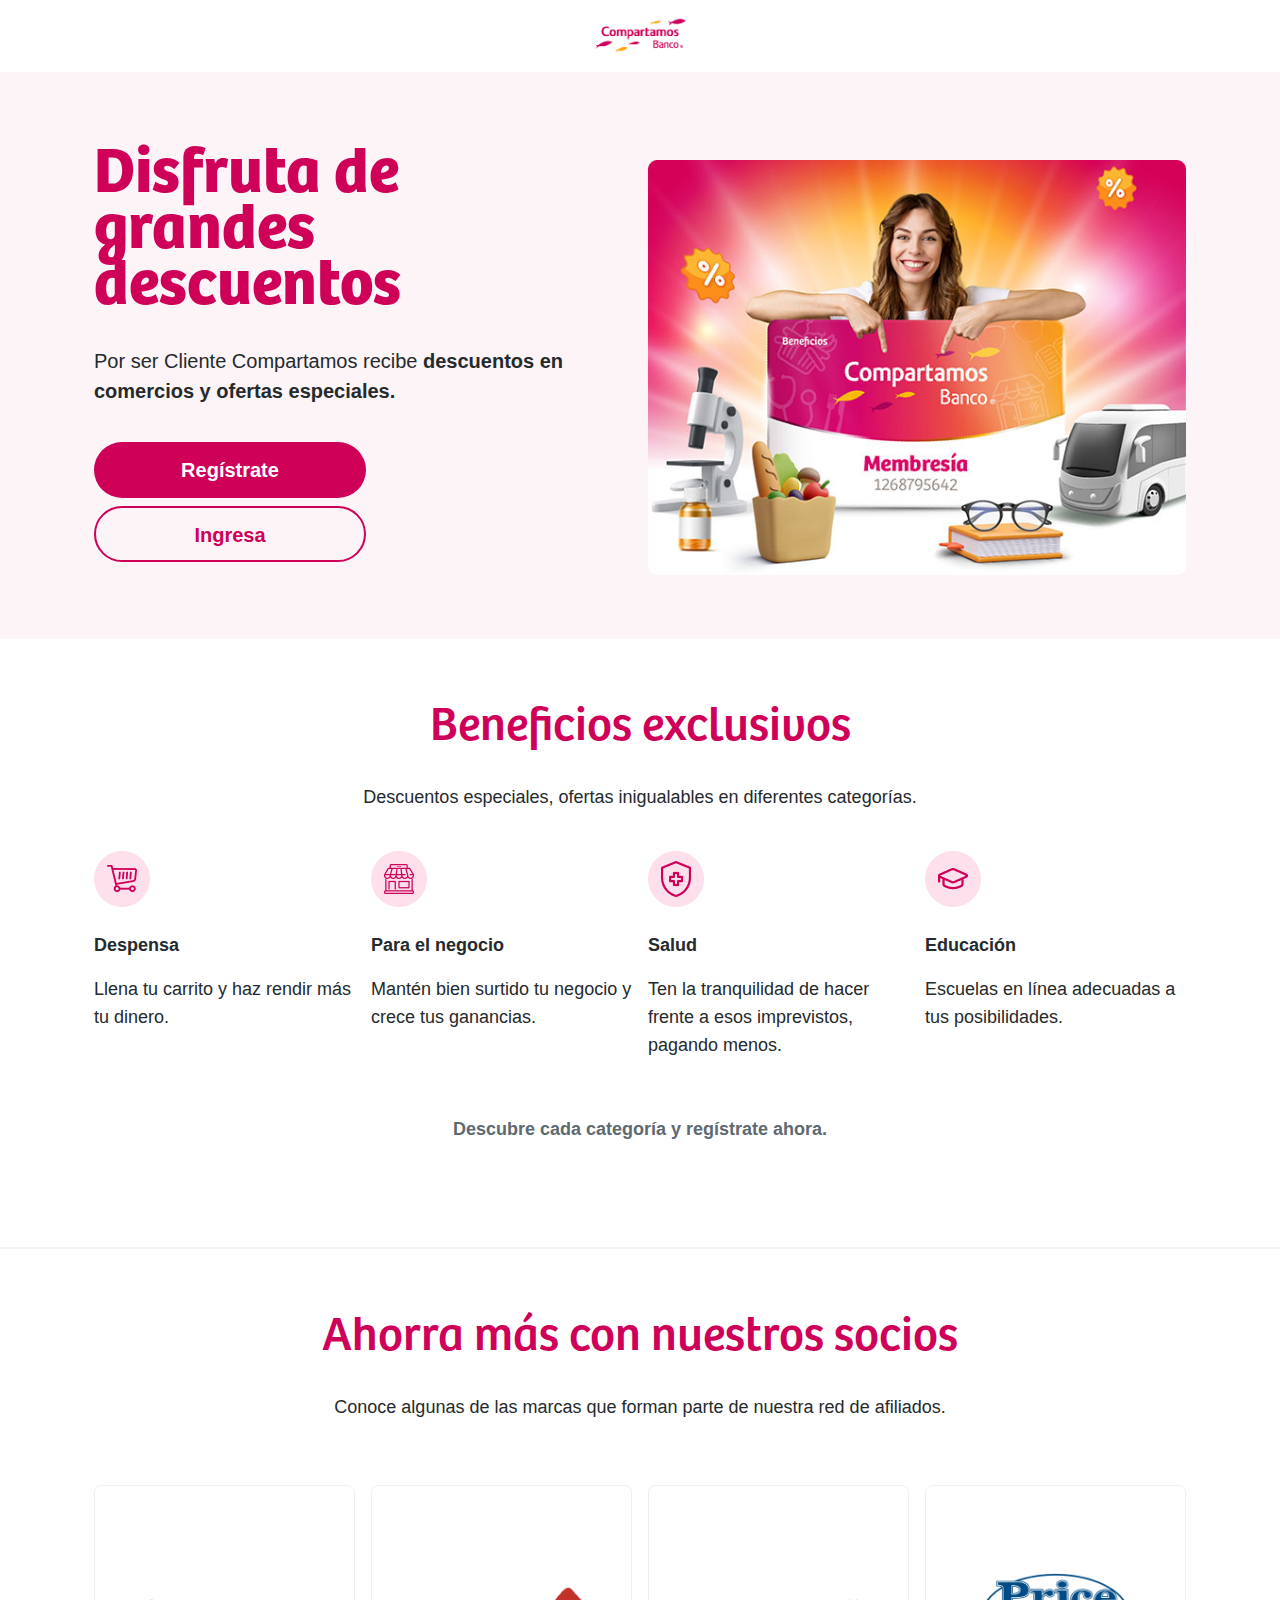
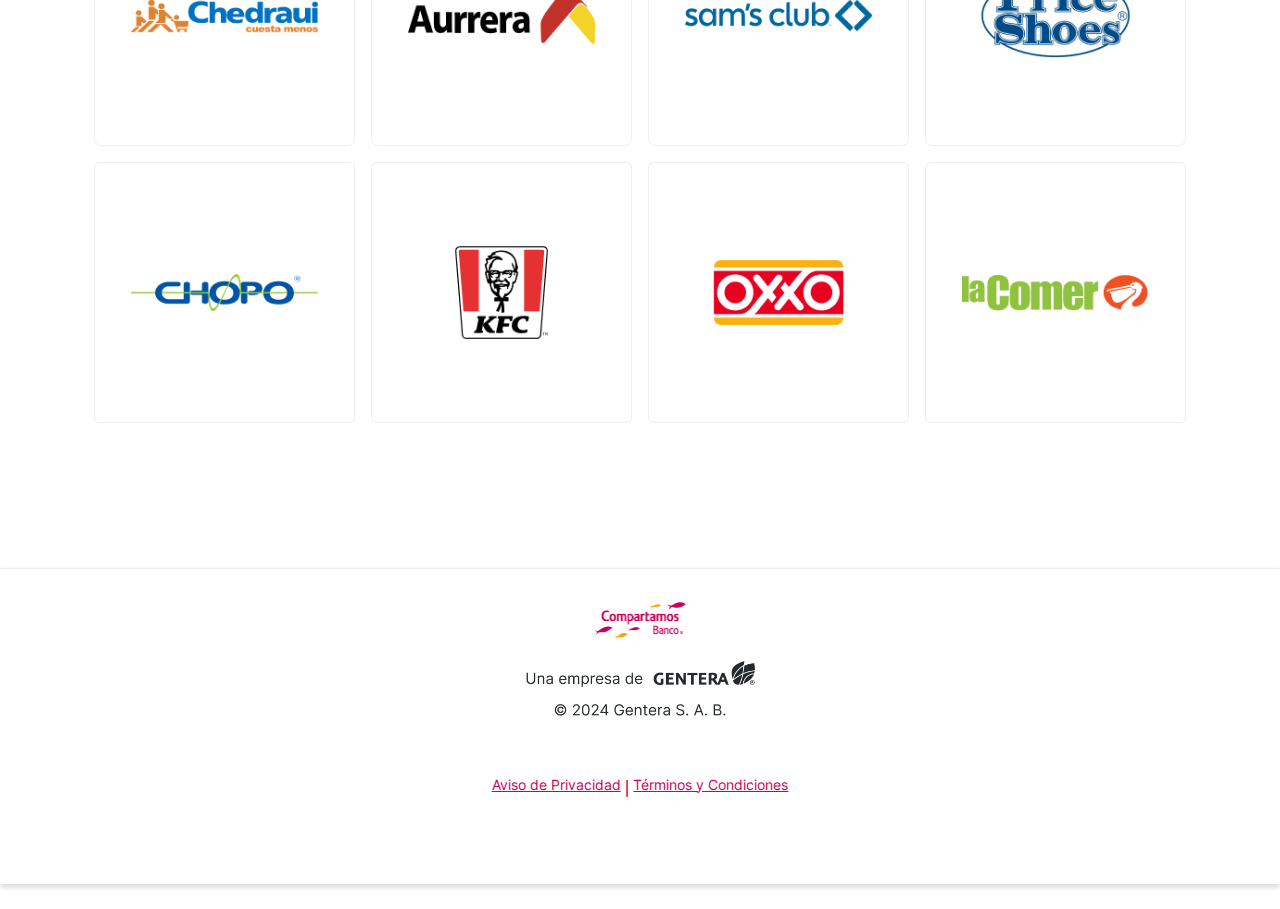
<file: index.html>
<!DOCTYPE html>
<html lang="es">

<head>
    <meta charset="UTF-8">
    <meta name="viewport" content="width=device-width, initial-scale=1.0">
    <meta name="robots" content="noindex">
    <meta name="googlebot" content="noindex">
    <title>Obtén descuentos exclusivos por ser cliente de Compartamos</title>
    <meta name="description" content="Descubre los descuentos y beneficios de Compartamos Banco. Conoce las ofertas en salud, educación, despensa y recursos para tu negocio, ¡Aprovechalos!">
    <meta name="keywords" content="Compartamos Banco, descuentos, beneficios, ofertas, salud, educación, despensa, negocio">
    <meta property="og:title" content="Obtén descuentos exclusivos por ser cliente de Compartamos">
    <meta property="og:description" content="Descubre los descuentos y beneficios de Compartamos Banco. Conoce las ofertas en salud, educación, despensa y recursos para tu negocio, ¡Aprovechalos!">
    <meta property="og:image" content="https://www.compartamos.com.mx/assets/img/logo_CB.png">
    <meta property="og:type" content="website">
    <meta property="og:url" content="https://www.compartamos.com.mx/descuentos-en-comercios">
    <link href="assets/css/bootstrap.min.css" rel="stylesheet">
     <link href="assets/css/style.css?v=7" rel="stylesheet">
     <link href="assets/css/icons-fonts.css" rel="stylesheet">
     <link rel="icon" href="assets/img/favicon.ico" type="image/x-icon">
    <!-- Google Tag Manager -->

    <!-- End Google Tag Manager -->
</head>

<body>
    <!-- Google Tag Manager (noscript) -->

    <!-- End Google Tag Manager (noscript) -->
    <nav class="navbar navbar-light">
        <a class="navbar-brand" href="#">
            <img src="assets/img/logo_CB.png" alt="Logo Compartamos Banco" width="100">
        </a>
    </nav>
    <main class="page-container">
        <section class="bg-cb m-sp-64">
            <div class="container">
                <div class="row">
                    <!-- Columna de texto y botones -->
                    <div class="col-lg-6 col-md-8 col-sm-12 d-flex flex-column justify-content-center">
                        <h1 class="responsive-text-align-left-to-center space-selector">Disfruta de grandes descuentos</h1>
                        <p class="sub-text responsive-text-align-left-to-center space-selector">Por ser Cliente Compartamos recibe
                            <strong>descuentos en comercios y ofertas especiales.</strong></p>
                        <div>
                            <button class="btn-primary">Regístrate</button>
                            <button class="btn-secondary">Ingresa</button>
                        </div>
                    </div>
                    <!-- Columna de la imagen promocional -->
                    <div class="col-lg-6 col-md-4 col-sm-12">
                        <img src="assets/img/main/photo.png" class="img-fluid bg-cb-img" alt="Descuentos" width="570">
                    </div>
                </div>
            </div>
        </section>

        <section class="second-section m-sp-64">
            <div class="container">
                <div class="row justify-content-center">
                    <!-- Encabezado y Descripción General -->
                    <div class="col-12 text-center mb-4">
                        <h3 class="responsive-text-align-center-to-left ">Beneficios exclusivos</h3>
                        <p class="responsive-text-align-center-to-left">Descuentos especiales, ofertas inigualables en diferentes categorías.</p>
                    </div>

                    <!-- Sección de Despensa -->
                    <div class="col-lg-3 col-md-6 col-sm-12 text-center mb-3">
                        <div class="d-flex flex-column align-items-start">
                            <img src="assets/img/icon/despensa-icon.png" alt="despensa-icon.png"
                                class="space-2 icon-size">
                            <p class="text-start"><b>Despensa</b></p>
                            <p class="text-start">Llena tu carrito y haz rendir más tu dinero.</p>
                        </div>
                    </div>

                    <!-- Sección Para el negocio -->
                    <div class="col-lg-3 col-md-6 col-sm-12 text-center mb-3">
                        <div class="d-flex flex-column align-items-start">
                            <img src="assets/img/icon/negocio-icono.png" alt="negocio-icono.png"
                                class="space-2 icon-size">
                            <p class="text-start"><b>Para el negocio</b></p>
                            <p class="text-start">Mantén bien surtido tu negocio y crece tus ganancias.</p>
                        </div>
                    </div>

                    <!-- Sección de Salud -->
                    <div class="col-lg-3 col-md-6 col-sm-12 text-center mb-3">
                        <div class="d-flex flex-column align-items-start">
                            <img src="assets/img/icon/salud-icono.png" alt="salud-icono.png" class="space-2 icon-size">
                            <p class="text-start"><b>Salud</b></p>
                            <p class="text-start">Ten la tranquilidad de hacer frente a esos imprevistos, pagando menos.
                            </p>
                        </div>
                    </div>

                    <!-- Sección de Educación -->
                    <div class="col-lg-3 col-md-6 col-sm-12 text-center mb-3">
                        <div class="d-flex flex-column align-items-start">
                            <img src="assets/img/icon/educacion-icono.png" alt="educacion-icono.png"
                                class="space-2 icon-size">
                            <p class="text-start"><b>Educación</b></p>
                            <p class="text-start">Escuelas en línea adecuadas a tus posibilidades.</p>
                        </div>
                    </div>
                    <div class="col-md-12 col-sm-12 ">
                        <br>
                        <p class="responsive-text-align-center-to-left text-help-c"><b>Descubre cada categoría y
                                regístrate ahora.</b></p>
                        <br>
                    </div>
                </div>
            </div>
        </section>
        <hr>

        <section class="third-section m-sp-64">
            <div class="container">
                <div class="row justify-content-center">
                    <!-- Encabezado y Descripción General -->
                    <div class="col-12 text-center ">
                        <h3 class="responsive-text-align-center-to-left">Ahorra más con nuestros socios</h3>
                        <p class="responsive-text-align-center-to-left">Conoce algunas de las marcas que forman parte de nuestra red de afiliados.</p>
                            <br>
                            <br>
                    </div>
                    
                    <div class="col-lg-3 col-md-6 col-6 text-center mb-3">
                        <img src="assets/img/logos/chedraui-logo.png" alt="chedraui-logo" class="img-fluid">
                    </div>
                    <div class="col-lg-3 col-md-6 col-6 text-center mb-3">
                        <img src="assets/img/logos/aurrera-logo.png" alt="aurrera-logo" class="img-fluid">
                    </div>

                    <div class="col-lg-3 col-md-6 col-6 text-center mb-3">
                        <img src="assets/img/logos/sams-logo.png" alt="sams-logo" class="img-fluid">
                    </div>

                    <div class="col-lg-3 col-md-6 col-6 text-center mb-3">
                        <img src="assets/img/logos/price-shoes-logo.png" alt="price-shoes-logo" class="img-fluid">
                    </div>

                    <div class="col-lg-3 col-md-6 col-6 text-center mb-3">
                        <img src="assets/img/logos/chopo-logo.png" alt="chopo-logo" class="img-fluid">
                    </div>

                    <div class="col-lg-3 col-md-6 col-6 text-center mb-3">
                        <img src="assets/img/logos/kfc-logo.png" alt="kfc-logo" class="img-fluid">
                    </div>

                    <div class="col-lg-3 col-md-6 col-6 text-center mb-3">
                        <img src="assets/img/logos/oxxo-logo.png" alt="oxxo-logo" class="img-fluid">
                    </div>

                    <div class="col-lg-3 col-md-6 col-6 text-center mb-3">
                        <img src="assets/img/logos/lacomer-logo.png" alt="lacomer-logo" class="img-fluid">
                    </div>


                </div>
            </div>
        </section>
    </main>

    <!-- Footer de la página -->
    <footer class="footer custom-footer-raised">
        <div class="container">
             <div class="row">
                  <div class="col-12">
                       <img src="assets/img/logo_CB.png" alt="Logo Compartamos Banco" width="100">
                  </div>
                  <div class="col-12">
                       <img src="assets/img/logos/gentera.png" class="img-fluid img-custom"
                            alt="Logo Compartamos Banco">
                  </div>
                  <div class="col-12">
                       <div class="footer-terms">
                            <a href="https://www.compartamos.com.mx/compartamos/regulacion/privacidad"
                                 target="_blank">Aviso de Privacidad</a>
                            <p class="vert-line-form"> | </p>
                            <a href="https://www.compartamos.com.mx/compartamos/regulacion/terminos-y-condiciones"
                                 target="_blank">Términos y Condiciones</a>
                       </div>
                  </div>
             </div>
        </div>
   </footer>
    <div class="sticky-spacer" ></div> <!-- Spacer que ocupa el espacio de la barra sticky -->
    <div class="custom-sticky-nav">
        <button class="btn-secondary">Ingresa</button>
        <button class="btn-primary">Regístrate</button>
    </div>
</body>

</html>
</file>
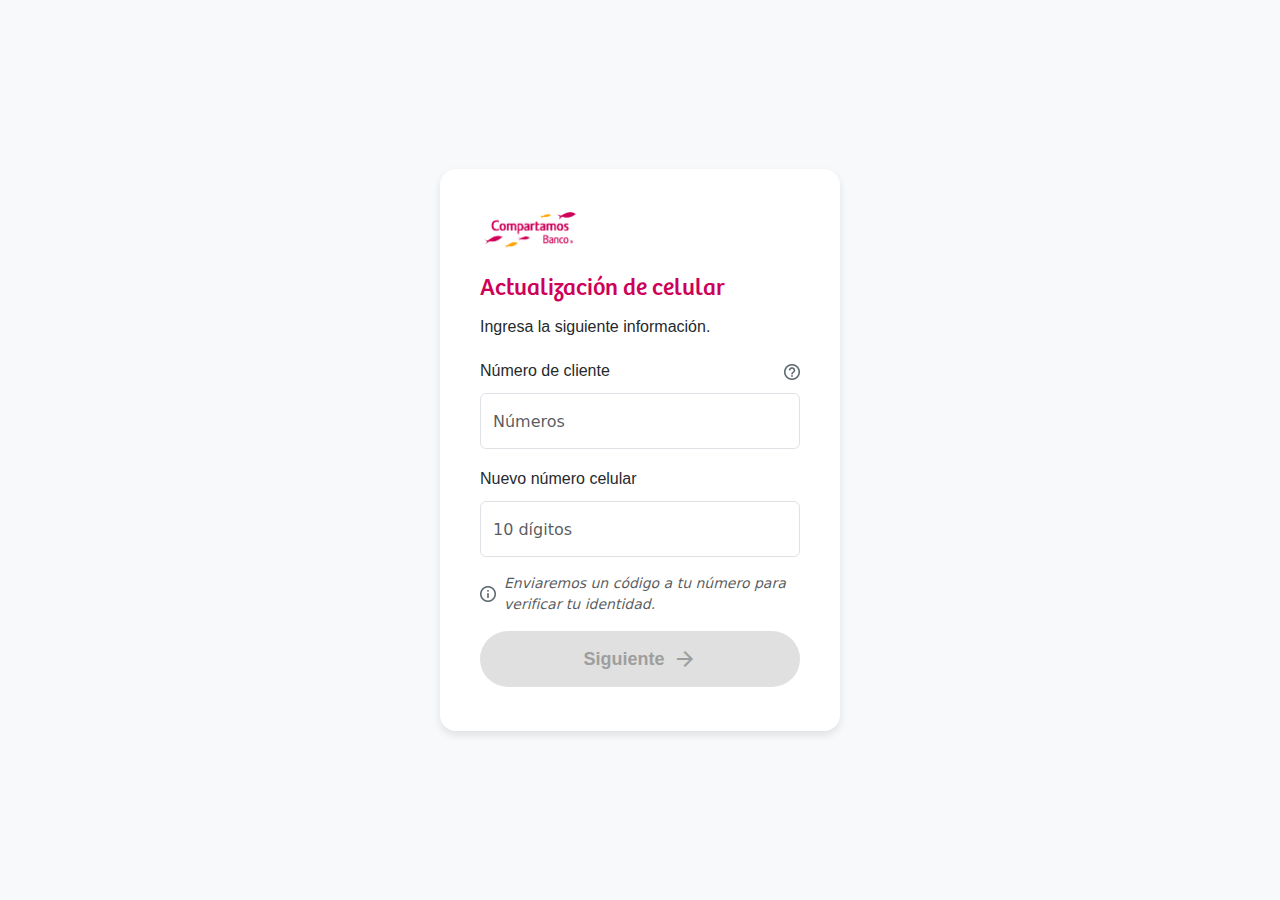
<file: actualizacion.html>
<!DOCTYPE html>
<html lang="es">

<head>
     <meta charset="UTF-8">
     <meta name="viewport" content="width=device-width, initial-scale=1.0">
     <meta name="robots" content="noindex">
     <meta name="googlebot" content="noindex">
     <title>Obtén descuentos exclusivos por ser cliente de Compartamos</title>
     <meta name="description"
          content="Descubre los descuentos y beneficios de Compartamos Banco. Conoce las ofertas en salud, educación, despensa y recursos para tu negocio, ¡Aprovechalos!">
     <meta name="keywords"
          content="Compartamos Banco, descuentos, beneficios, ofertas, salud, educación, despensa, negocio">
     <meta property="og:title" content="Obtén descuentos exclusivos por ser cliente de Compartamos">
     <meta property="og:description"
          content="Descubre los descuentos y beneficios de Compartamos Banco. Conoce las ofertas en salud, educación, despensa y recursos para tu negocio, ¡Aprovechalos!">
     <meta property="og:image" content="https://www.compartamos.com.mx/assets/img/logo_CB.png">
     <meta property="og:type" content="website">
     <meta property="og:url" content="https://www.compartamos.com.mx/descuentos-en-comercios">
     <link href="assets/css/bootstrap.min.css" rel="stylesheet">
     <link href="assets/css/style.css?v=7" rel="stylesheet">
     <link href="assets/css/icons-fonts.css" rel="stylesheet">
     <link rel="icon" href="assets/img/favicon.ico" type="image/x-icon">
</head>

<body class="bg-forms">
     <main class="d-flex justify-content-center align-items-center vh-100">
          <div class="form-container">
               <div class="text-center mb-3">
                    <img src="assets/img/logo_CB.png" alt="Compartamos Banco" class="img-fluid left-aligned-img"
                         width="100">
                    <br>
                    <br>
               </div>
               <h5 class="text-start">Actualización de celular</h5>
               <p class="text-start font-p-forms">Ingresa la siguiente información.</p>
               <form>
                    <div class="mb-3">
                         <label for="cliente" class="form-label d-flex justify-content-between">
                              Número de cliente
                              <a href="#miModal">
                                   <img src="assets/img/icon/help-icon.png" alt="Ícono" class="img-fluid" width="16">
                              </a>
                         </label>
                         <input type="text" class="form-control" id="cliente" placeholder="Números" required>
                    </div>
                    <div class="mb-3">
                         <label for="celular" class="form-label">Nuevo número celular</label>
                         <input type="tel" class="form-control" id="celular" placeholder="10 dígitos" required>
                    </div>
                    <div class="mb-3 text-muted d-flex align-items-center">
                         <img src="assets/img/icon/info.png" alt="Ícono" width="16" class="me-2 img-fluid">
                         <small class="fst-italic">Enviaremos un código a tu número para verificar tu identidad.</small>
                    </div>
                    <button type="submit" class="btn-forms-st01 w-100" disabled>
                         Siguiente
                         <span class="material-symbols-outlined icon-right">arrow_forward</span>
                    </button>
               </form>
          </div>

          <!-- Modal Número de Cliente -->
          <div id="miModal" class="modal-customer-form">
               <div class="modal-customer-form-content">
                    <div class="drag-indicator"></div>
                    <div class="modal-header">Número de cliente</div>
                    <div class="modal-body">
                         <p>Tu número de cliente lo puedes encontrar en:</p>
                         <ul>
                              <li>En la APP Compartamos Móvil/ícono de menú en la parte superior izquierda.</li>
                              <li>Pregunta a tu Promotor/Asesor.</li>
                         </ul>
                    </div>
               </div>
          </div>
     </main>
</body>

</html>
</file>
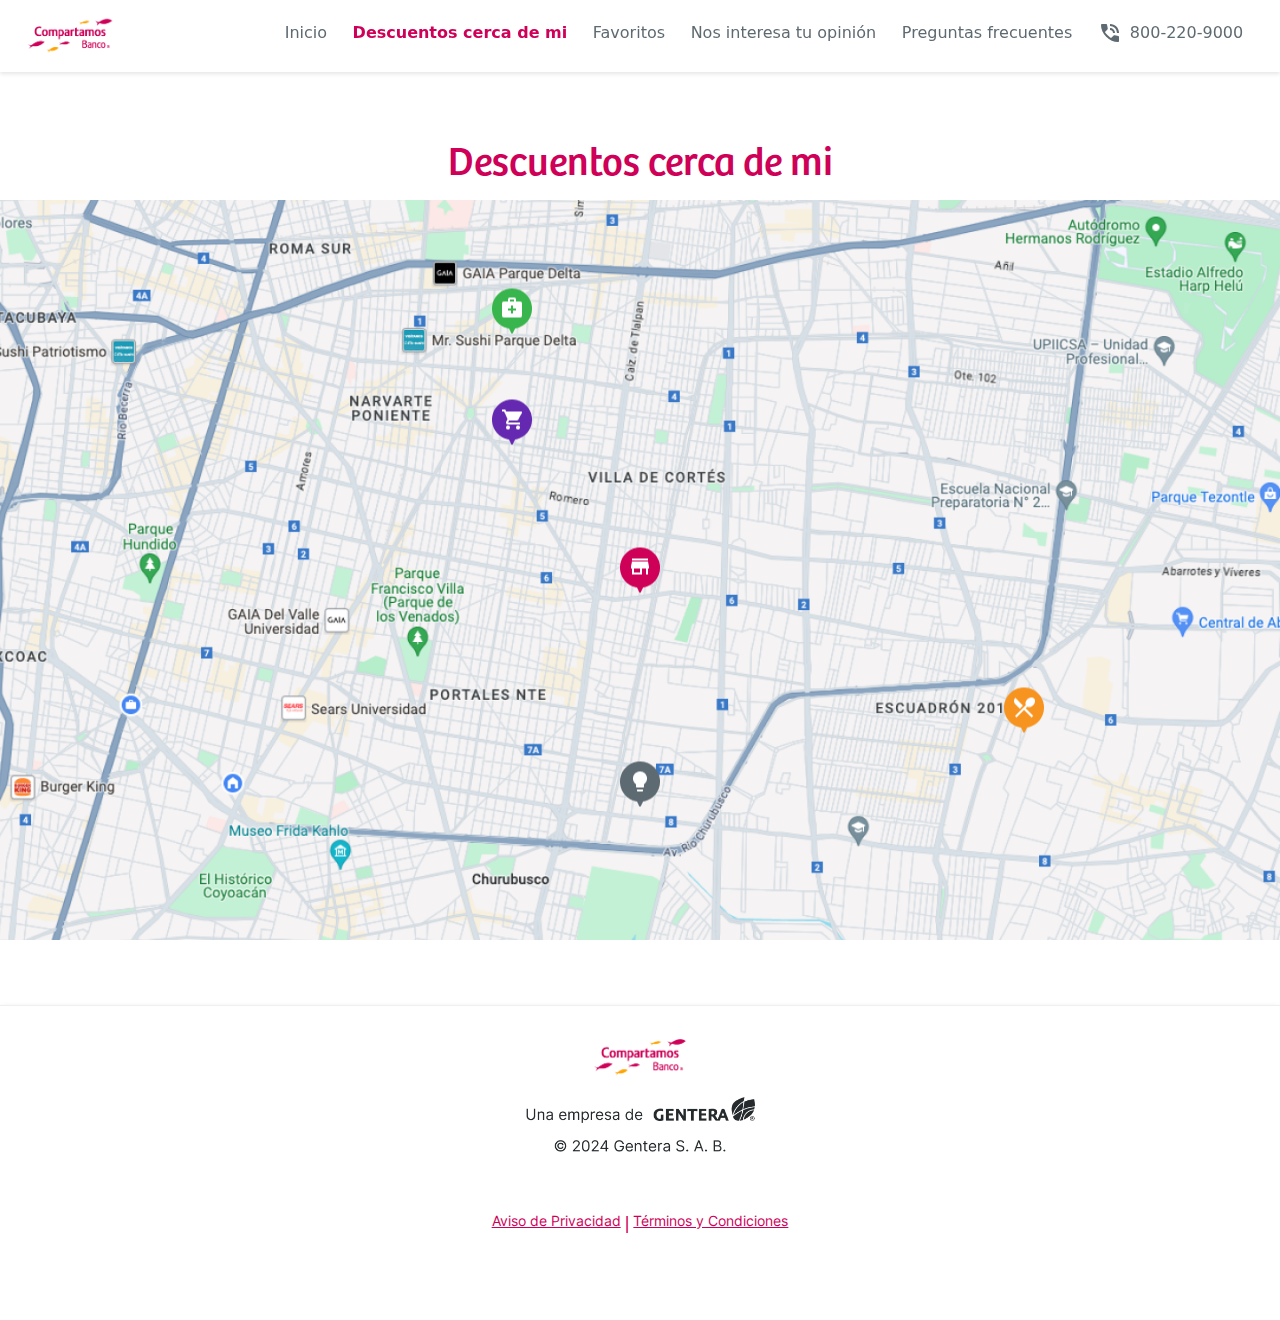
<file: descuentos-cerca-de-mi.html>
<!DOCTYPE html>
<html lang="es">

<head>
     <meta charset="UTF-8">
     <meta name="viewport" content="width=device-width, initial-scale=1">
     <meta name="robots" content="noindex">
     <meta name="googlebot" content="noindex">
     <title>Obtén descuentos exclusivos por ser cliente de Compartamos</title>
     <meta name="description"
          content="Descubre los descuentos y beneficios de Compartamos Banco. Conoce las ofertas en salud, educación, despensa y recursos para tu negocio, ¡Aprovechalos!">
     <meta name="keywords"
          content="Compartamos Banco, descuentos, beneficios, ofertas, salud, educación, despensa, negocio">
     <meta property="og:title" content="Obtén descuentos exclusivos por ser cliente de Compartamos">
     <meta property="og:description"
          content="Descubre los descuentos y beneficios de Compartamos Banco. Conoce las ofertas en salud, educación, despensa y recursos para tu negocio, ¡Aprovechalos!">
     <meta property="og:image" content="https://www.compartamos.com.mx/assets/img/logo_CB.png">
     <meta property="og:type" content="website">
     <meta property="og:url" content="https://www.compartamos.com.mx/descuentos-en-comercios">
     <link href="assets/css/bootstrap.min.css" rel="stylesheet">
     <link href="assets/css/style.css?v=7" rel="stylesheet">
     <link href="assets/css/icons-fonts.css" rel="stylesheet">
     <link rel="icon" href="assets/img/favicon.ico" type="image/x-icon">
</head>

<body>
     <!-- Checkbox oculto para controlar el sidebar y el overlay ya que solo usamos css no js -->
     <input type="checkbox" id="nav-toggle" class="nav-toggle">

     <!-- Navbar principal -->
     <nav class="navbar navbar-expand-lg navbar-light fixed-top">
          <div class="nav-container">
               <a class="navbar-brand" href="#">
                    <img src="assets/img/logo_CB.png" alt="Logo">
               </a>
               <!-- Botón para abrir/cerrar el sidebar -->
               <button class="menu-button" onclick="toggleSidebar()">
                    <img src="assets/img/icon/menu-collpasible.png" alt="Menu Icon" class="custom-menu-icon">
               </button>
               <div class="collapse navbar-collapse" id="navbarNavDropdown">
                    <ul class="navbar-nav">
                         <li class="nav-item">
                              <a class="nav-link" aria-current="page" href="#">Inicio</a>
                         </li>
                         <li class="nav-item">
                              <a class="nav-link active" href="#">Descuentos cerca de mi</a>
                         </li>
                         <li class="nav-item">
                              <a class="nav-link" href="#">Favoritos</a>
                         </li>
                         <li class="nav-item">
                              <a class="nav-link" href="#">Nos interesa tu opinión</a>
                         </li>
                         <li class="nav-item">
                              <a class="nav-link" href="#">Preguntas frecuentes</a>
                         </li>
                         <li class="nav-item transparent-border">
                              <a class="nav-link icon-list-link " href="tel:8002209000">
                                   <span class="material-symbols-outlined space-link-ico">phone_in_talk</span>
                                   800-220-9000
                              </a>
                         </li>
                    </ul>
               </div>
          </div>
     </nav>

     <div class="sidebar">
          <ul class="navbar-nav sticky-sidebar-close">
               <li class="nav-item transparent-border">
                    <a class="nav-link icon-list-link " href="#">
                         <span class="material-symbols-outlined space-link-ico">home</span> Inicio
                    </a>
               </li>
               <li class="nav-item transparent-border">
                    <a class="nav-link icon-list-link active" href="#">
                         <span class="material-symbols-outlined space-link-ico">my_location</span> Descuentos cerca de
                         mi
                    </a>
               </li>
               <li class="nav-item transparent-border">
                    <a class="nav-link icon-list-link" href="#">
                         <span class="material-symbols-outlined space-link-ico">favorite</span> Favoritos
                    </a>
               </li>
               <li class="nav-item transparent-border">
                    <a class="nav-link icon-list-link" href="#">
                         <span class="material-symbols-outlined space-link-ico">insert_chart</span> Nos interesa tu
                         opinión
                    </a>
               </li>
               <li class="nav-item transparent-border">
                    <a class="nav-link icon-list-link" href="#">
                         <span class="material-symbols-outlined space-link-ico">help</span> Preguntas frecuentes
                    </a>
               </li>
               <li class="nav-item transparent-border">
                    <a class="nav-link icon-list-link " href="tel:8002209000">
                         <span class="material-symbols-outlined space-link-ico">phone_in_talk</span> Contáctanos
                    </a>
               </li>
               <li class="nav-item close-session-item">
                    <hr class="hr-second-stape">
                    <a class="nav-link icon-list-link" href="#">
                         <span class="material-symbols-outlined space-link-ico">logout</span> Cerrar sesión
                    </a>
               </li>
          </ul>
     </div>



     <!-- Overlay, también un div para el checkbox, permitiendo cerrar el sidebar al clickear -->
     <div class="sidebar-overlay" onclick="toggleSidebar()"></div>

     <!-- Contenido principal de la página -->
     <main class="main-section-top">
          <div class="custom-container-s4">
               <h2 class="responsive-text-align-center-to-left">Descuentos cerca de mi</h2>
          </div>
          <!--Representativo para la API de google maps -->
          <div class="map-container">
               <img src="assets/img/maps/maps.png" alt="Mapa Estático" class="map">
               <!-- Simula los marcadores -->
               <img src="assets/img/maps/Business.png" alt="Marcador 1" class="marker marker1">
               <a href="#miModal"><img src="assets/img/maps/Store.png" alt="Marcador 2" class="marker marker2"></a>

               <img src="assets/img/maps/Health.png" alt="Marcador 3" class="marker marker3">
               <img src="assets/img/maps/Others.png" alt="Marcador 4" class="marker marker4">
               <img src="assets/img/maps/Restaurants.png" alt="Marcador 5" class="marker marker5">
               <!-- Añade más marcadores según sea necesario -->
          </div>
     </main>


     <!-- Footer de la página -->
     <footer class="footer custom-footer-raised">
          <div class="container">
               <div class="row">
                    <div class="col-12">
                         <img src="assets/img/logo_CB.png" alt="Logo Compartamos Banco" width="100">
                    </div>
                    <div class="col-12">
                         <img src="assets/img/logos/gentera.png" class="img-fluid img-custom"
                              alt="Logo Compartamos Banco">
                    </div>
                    <div class="col-12">
                         <div class="footer-terms">
                              <a href="https://www.compartamos.com.mx/compartamos/regulacion/privacidad"
                                   target="_blank">Aviso de Privacidad</a>
                              <p class="vert-line-form"> | </p>
                              <a href="https://www.compartamos.com.mx/compartamos/regulacion/terminos-y-condiciones"
                                   target="_blank">Términos y Condiciones</a>
                         </div>
                    </div>
               </div>
          </div>
     </footer>

     <!-- Modal Número de Cliente -->
     <div id="miModal" class="modal-customer-form">
          <div class="modal-customer-form-content">
               <span class="close" id="closeModal">&times;</span>
               <div class="modal-body">
                    <div class="d-flex justify-content-center">
                         <span class="badge boni-badge-color">
                              <img src="assets/img/icon/shop.png" alt="Ícono" class="icono-badge">Despensa
                         </span>
                    </div>
                    <div class="d-flex justify-content-center">
                         <img src="assets/img/descuentos/store logo.png" class="img-logo-modal-location" alt="store logo">
                    </div>
                    <div class="download-button-modal-check ">
                         <button type="submit" class="btn-primary">
                              <span class="material-symbols-outlined  md-24">sell</span>
                              Ver ofertas
                         </button>
                         <button type="submit" class="btn-secondary">
                              <span class="material-symbols-outlined  md-24">directions_alt</span>

                              Cómo llegar
                         </button>
                    </div>


               </div>
          </div>
     </div>

</body>

<!-- aqui va un scrtip el cual ayuda a cambiar el icono de menu por el close (x) para cerrar el sidebar, se elimina script -->
<script>
     function toggleSidebar() {
          var checkbox = document.getElementById('nav-toggle');
          var menuButton = document.querySelector('.menu-button img');

          if (checkbox.checked) {
               menuButton.src = 'assets/img/icon/menu-collpasible.png';
          } else {
               menuButton.src = 'assets/img/icon/close-sidebar.png';
          }

          checkbox.checked = !checkbox.checked;
     }

</script>


</html>
</file>
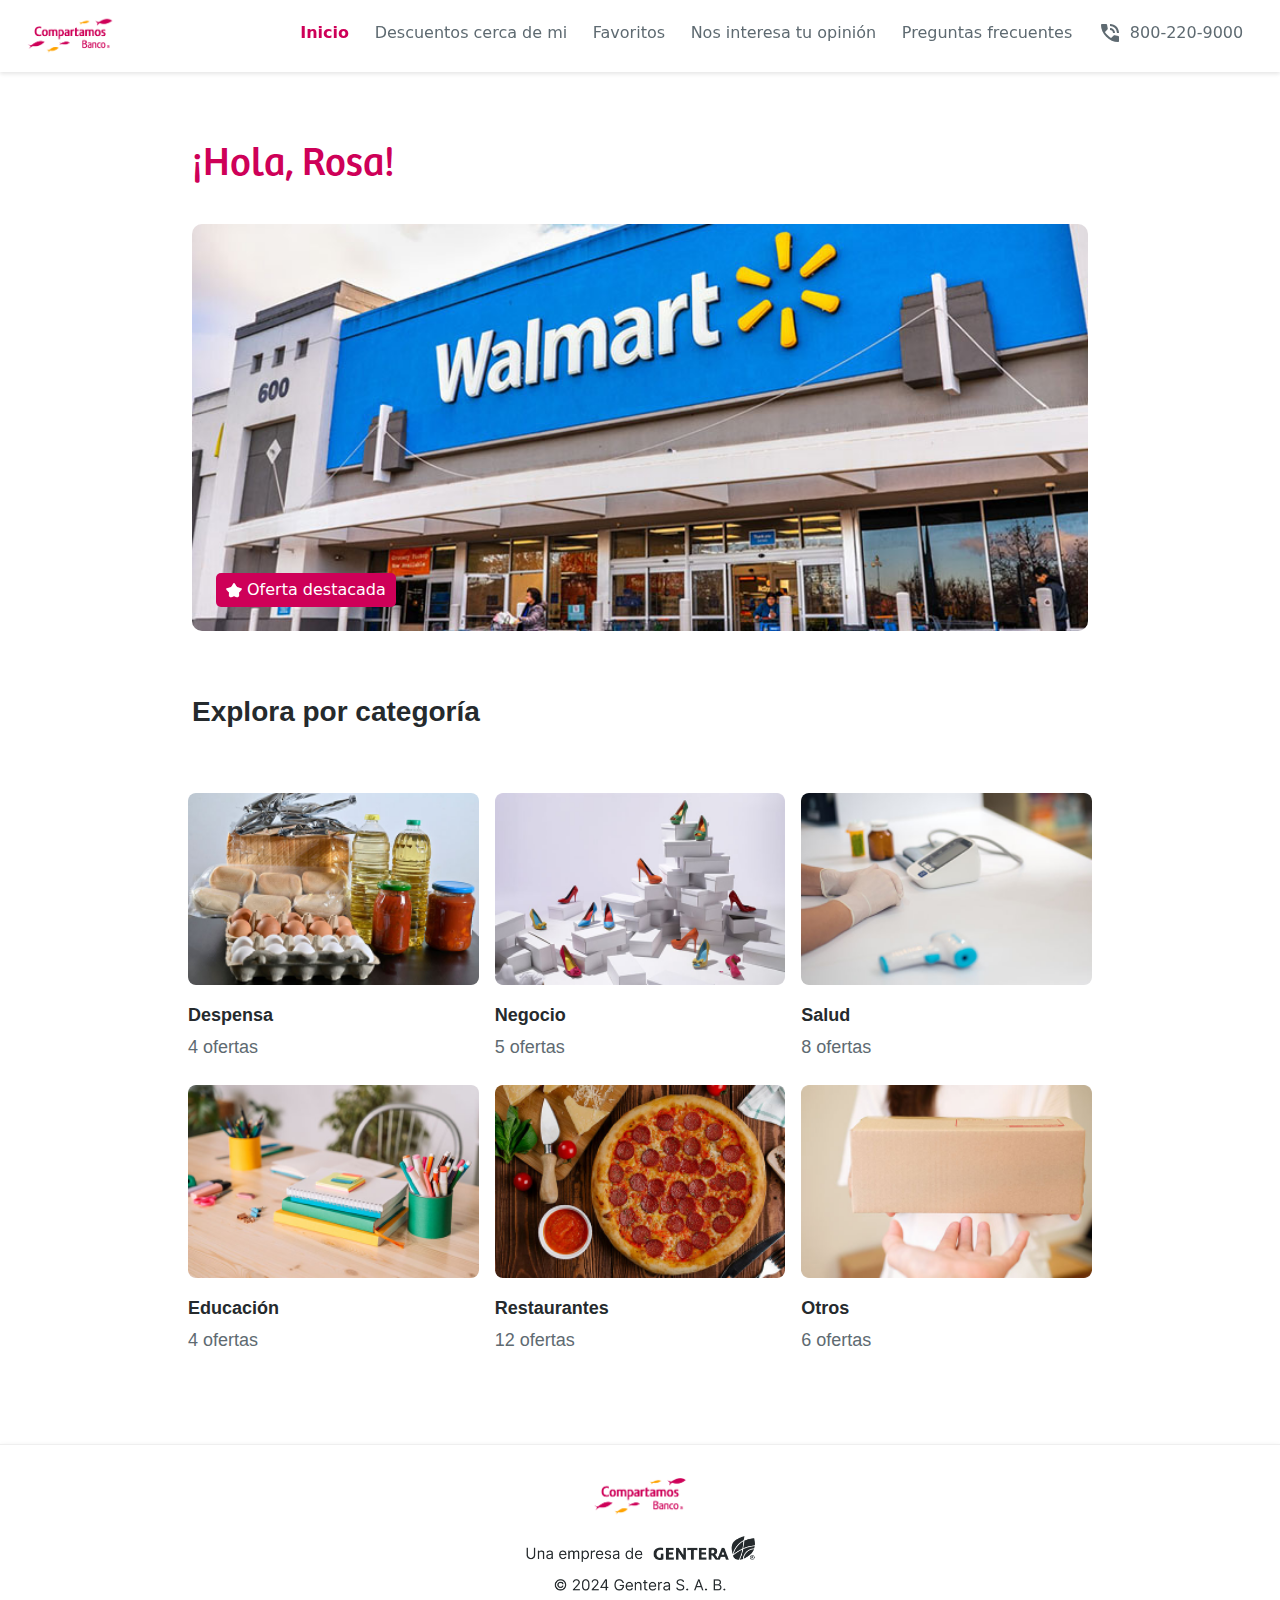
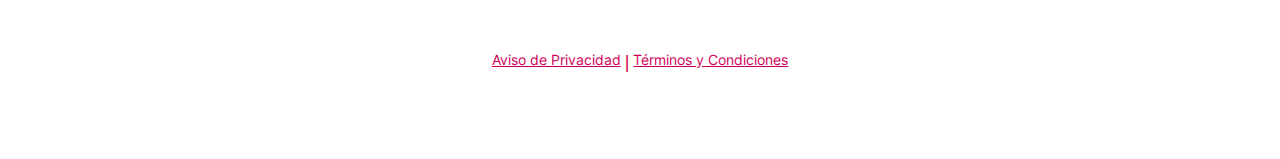
<file: descuentos.html>
<!DOCTYPE html>
<html lang="es">

<head>
     <meta charset="UTF-8">
     <meta name="viewport" content="width=device-width, initial-scale=1.0">
     <meta name="robots" content="noindex">
     <meta name="googlebot" content="noindex">
     <title>Obtén descuentos exclusivos por ser cliente de Compartamos</title>
     <meta name="description"
          content="Descubre los descuentos y beneficios de Compartamos Banco. Conoce las ofertas en salud, educación, despensa y recursos para tu negocio, ¡Aprovechalos!">
     <meta name="keywords"
          content="Compartamos Banco, descuentos, beneficios, ofertas, salud, educación, despensa, negocio">
     <meta property="og:title" content="Obtén descuentos exclusivos por ser cliente de Compartamos">
     <meta property="og:description"
          content="Descubre los descuentos y beneficios de Compartamos Banco. Conoce las ofertas en salud, educación, despensa y recursos para tu negocio, ¡Aprovechalos!">
     <meta property="og:image" content="https://www.compartamos.com.mx/assets/img/logo_CB.png">
     <meta property="og:type" content="website">
     <meta property="og:url" content="https://www.compartamos.com.mx/descuentos-en-comercios">
     <link href="assets/css/bootstrap.min.css" rel="stylesheet">
     <link href="assets/css/style.css?v=7" rel="stylesheet">
     <link href="assets/css/icons-fonts.css" rel="stylesheet">
     <link rel="icon" href="assets/img/favicon.ico" type="image/x-icon">
</head>

<body>
     <!-- Checkbox oculto para controlar el sidebar y el overlay ya que solo usamos css no js -->
     <input type="checkbox" id="nav-toggle" class="nav-toggle">

     <!-- Navbar principal -->
     <nav class="navbar navbar-expand-lg navbar-light fixed-top">
          <div class="nav-container">
               <a class="navbar-brand" href="#">
                    <img src="assets/img/logo_CB.png" alt="Logo">
               </a>
               <!-- Botón para abrir/cerrar el sidebar -->
               <button class="menu-button" onclick="toggleSidebar()">
                    <img src="assets/img/icon/menu-collpasible.png" alt="Menu Icon" class="custom-menu-icon">
               </button>
               <div class="collapse navbar-collapse" id="navbarNavDropdown">
                    <ul class="navbar-nav">
                         <li class="nav-item">
                              <a class="nav-link active" aria-current="page" href="#">Inicio</a>
                         </li>
                         <li class="nav-item">
                              <a class="nav-link" href="#">Descuentos cerca de mi</a>
                         </li>
                         <li class="nav-item">
                              <a class="nav-link" href="#">Favoritos</a>
                         </li>
                         <li class="nav-item">
                              <a class="nav-link" href="#">Nos interesa tu opinión</a>
                         </li>
                         <li class="nav-item">
                              <a class="nav-link" href="#">Preguntas frecuentes</a>
                         </li>
                         <li class="nav-item transparent-border">
                              <a class="nav-link icon-list-link " href="tel:8002209000">
                                   <span class="material-symbols-outlined space-link-ico">phone_in_talk</span>
                                   800-220-9000
                              </a>
                         </li>
                    </ul>
               </div>
          </div>
     </nav>

     <div class="sidebar">
          <ul class="navbar-nav sticky-sidebar-close">
               <li class="nav-item transparent-border">
                    <a class="nav-link icon-list-link active" href="#">
                         <span class="material-symbols-outlined space-link-ico">home</span> Inicio
                    </a>
               </li>
               <li class="nav-item transparent-border">
                    <a class="nav-link icon-list-link" href="#">
                         <span class="material-symbols-outlined space-link-ico">my_location</span> Descuentos cerca de
                         mi
                    </a>
               </li>
               <li class="nav-item transparent-border">
                    <a class="nav-link icon-list-link" href="#">
                         <span class="material-symbols-outlined space-link-ico">favorite</span> Favoritos
                    </a>
               </li>
               <li class="nav-item transparent-border">
                    <a class="nav-link icon-list-link" href="#">
                         <span class="material-symbols-outlined space-link-ico">insert_chart</span> Nos interesa tu
                         opinión
                    </a>
               </li>
               <li class="nav-item transparent-border">
                    <a class="nav-link icon-list-link" href="#">
                         <span class="material-symbols-outlined space-link-ico">help</span> Preguntas frecuentes
                    </a>
               </li>
               <li class="nav-item transparent-border">
                    <a class="nav-link icon-list-link " href="tel:8002209000">
                         <span class="material-symbols-outlined space-link-ico">phone_in_talk</span> Contáctanos
                    </a>
               </li>
               <li class="nav-item close-session-item">
                    <hr class="hr-second-stape">
                    <a class="nav-link icon-list-link" href="#">
                         <span class="material-symbols-outlined space-link-ico">logout</span> Cerrar sesión
                    </a>
               </li>
          </ul>
     </div>



     <!-- Overlay, también un div para el checkbox, permitiendo cerrar el sidebar al clickear -->
     <div class="sidebar-overlay" onclick="toggleSidebar()"></div>

     <!-- Contenido principal de la página -->
     <main class="custom-container-s4 main-section-top">
          <h2>¡Hola, Rosa!</h2>
          <div class="image-container mt-4">
               <img src="assets/img/descuentos/walt-mart.png" alt="Walmart" class="img-fluid">
               <div class="highlight-badge">
                    <img src="assets/img/icon/star.png" alt="Star Icon" width="16">
                    Oferta destacada
               </div>
          </div>
          <div class="col-12 text-center">
               <div class="space-title">
                    <h4 class="text-start h4-inter">Explora por categoría</h4>
               </div>
               <div class="row select-mrg">
                    <div class="col-md-4 col-6 mb-4">
                         <a href="#">
                              <div class="card-02 zoom-effect">
                                   <div class="img-container">
                                        <img src="assets/img/descuentos/despensa.png" class="card-img-top"
                                             alt="event_1">
                                   </div>
                              </div>
                         </a>
                         <div class="body-content-card">
                              <p class="no-margin left-align tittle-card-01"><b>Despensa</b></p>
                              <p class="no-margin left-align sub-card-02">4 ofertas</p>
                         </div>
                    </div>
                    <div class="col-md-4 col-6 mb-4">
                         <a href="#">
                              <div class="card-02 zoom-effect">
                                   <div class="img-container">
                                        <img src="assets/img/descuentos/negocio.png" class="card-img-top" alt="event_1">
                                   </div>
                              </div>
                         </a>
                         <div class="body-content-card">
                              <p class="no-margin left-align tittle-card-01"><b>Negocio</b></p>
                              <p class="no-margin left-align sub-card-02">5 ofertas</p>
                         </div>
                    </div>
                    <div class="col-md-4 col-6 mb-4">
                         <a href="#">
                              <div class="card-02 zoom-effect">
                                   <div class="img-container">
                                        <img src="assets/img/descuentos/salud.png" class="card-img-top" alt="event_1">
                                   </div>
                              </div>
                         </a>
                         <div class="body-content-card">
                              <p class="no-margin left-align tittle-card-01"><b>Salud</b></p>
                              <p class="no-margin left-align sub-card-02">8 ofertas</p>
                         </div>
                    </div>
                    <div class="col-md-4 col-6 mb-4">
                         <a href="#">
                              <div class="card-02 zoom-effect">
                                   <div class="img-container">
                                        <img src="assets/img/descuentos/eduacacion.png" class="card-img-top"
                                             alt="event_1">
                                   </div>
                              </div>
                         </a>
                         <div class="body-content-card">
                              <p class="no-margin left-align tittle-card-01"><b>Educación</b></p>
                              <p class="no-margin left-align sub-card-02">4 ofertas</p>
                         </div>
                    </div>
                    <div class="col-md-4 col-6 mb-4">
                         <a href="#">
                              <div class="card-02 zoom-effect">
                                   <div class="img-container">
                                        <img src="assets/img/descuentos/restaurantes.png" class="card-img-top"
                                             alt="event_1">
                                   </div>
                              </div>
                         </a>
                         <div class="body-content-card">
                              <p class="no-margin left-align tittle-card-01"><b>Restaurantes</b></p>
                              <p class="no-margin left-align sub-card-02">12 ofertas</p>
                         </div>
                    </div>
                    <div class="col-md-4 col-6 mb-4">
                         <a href="#">
                              <div class="card-02 zoom-effect">
                                   <div class="img-container">
                                        <img src="assets/img/descuentos/Otros.png" class="card-img-top" alt="event_1">
                                   </div>
                              </div>
                         </a>
                         <div class="body-content-card">
                              <p class="no-margin left-align tittle-card-01"><b>Otros</b></p>
                              <p class="no-margin left-align sub-card-02">6 ofertas</p>
                         </div>
                    </div>
               </div>
          </div>
     </main>

     <!-- Footer de la página -->
     <footer class="footer custom-footer-raised">
          <div class="container">
               <div class="row">
                    <div class="col-12">
                         <img src="assets/img/logo_CB.png" alt="Logo Compartamos Banco" width="100">
                    </div>
                    <div class="col-12">
                         <img src="assets/img/logos/gentera.png" class="img-fluid img-custom"
                              alt="Logo Compartamos Banco">
                    </div>
                    <div class="col-12">
                         <div class="footer-terms">
                              <a href="https://www.compartamos.com.mx/compartamos/regulacion/privacidad"
                                   target="_blank">Aviso de Privacidad</a>
                              <p class="vert-line-form"> | </p>
                              <a href="https://www.compartamos.com.mx/compartamos/regulacion/terminos-y-condiciones"
                                   target="_blank">Términos y Condiciones</a>
                         </div>
                    </div>
               </div>
          </div>
     </footer>
</body>
<!-- aqui va un scrtip el cual ayuda a cambiar el icono de menu por el close (x) para cerrar el sidebar, se elimina script -->
<script>
     function toggleSidebar() {
          var checkbox = document.getElementById('nav-toggle');
          var menuButton = document.querySelector('.menu-button img');

          if (checkbox.checked) {
               menuButton.src = 'assets/img/icon/menu-collpasible.png';
          } else {
               menuButton.src = 'assets/img/icon/close-sidebar.png';
          }

          checkbox.checked = !checkbox.checked;
     }

</script>

</html>
</file>
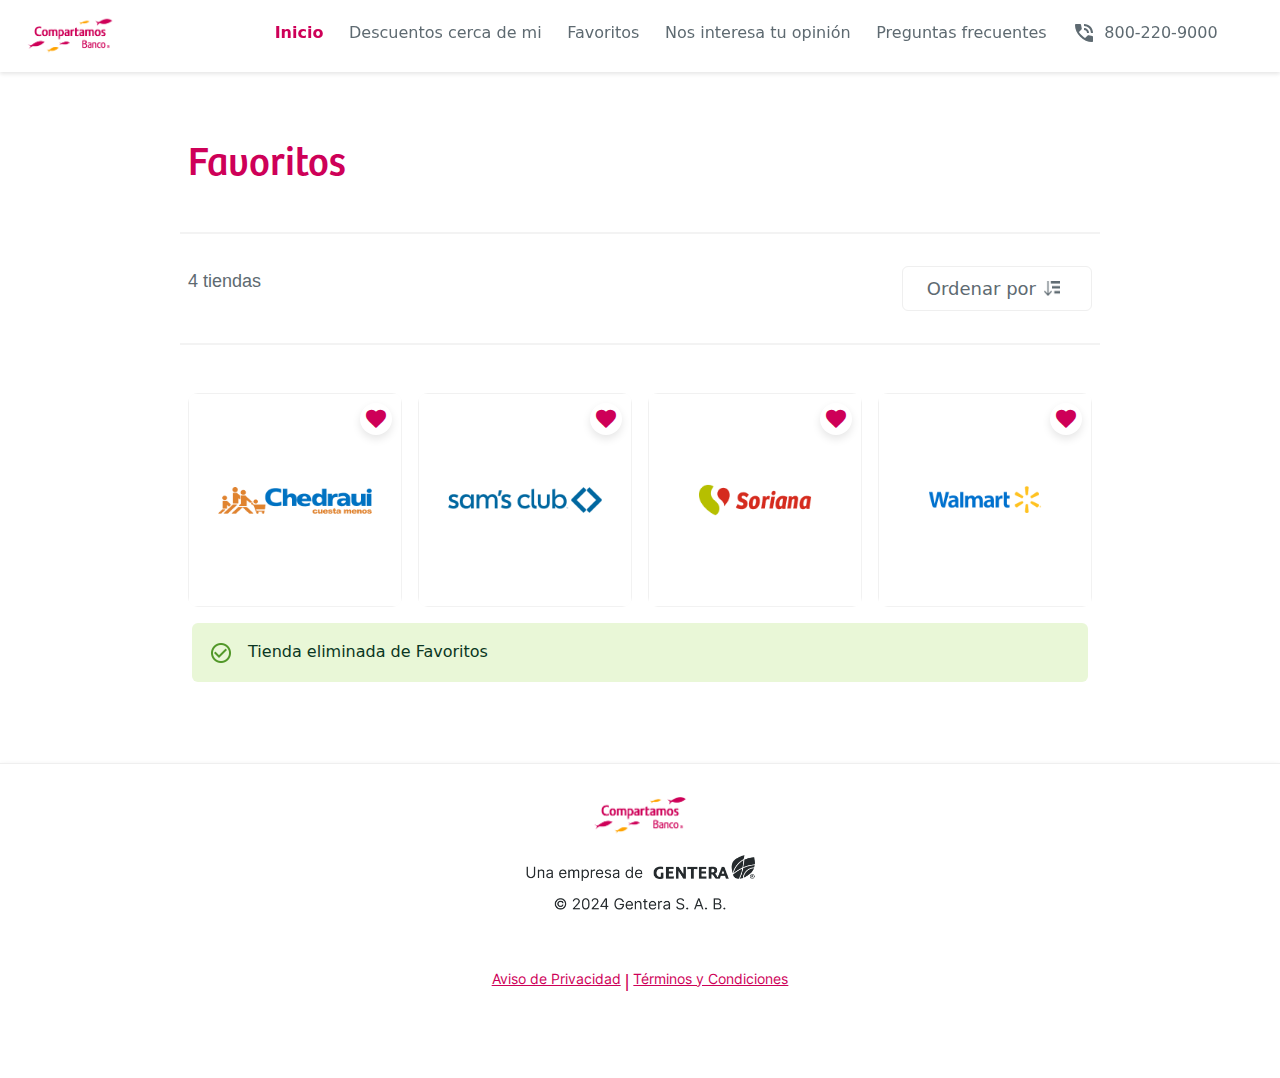
<file: favoritos.html>
<!DOCTYPE html>
<html lang="es">

<head>
     <meta charset="UTF-8">
     <meta name="viewport" content="width=device-width, initial-scale=1.0">
     <meta name="robots" content="noindex">
     <meta name="googlebot" content="noindex">
     <title>Obtén descuentos exclusivos por ser cliente de Compartamos</title>
     <meta name="description"
          content="Descubre los descuentos y beneficios de Compartamos Banco. Conoce las ofertas en salud, educación, despensa y recursos para tu negocio, ¡Aprovechalos!">
     <meta name="keywords"
          content="Compartamos Banco, descuentos, beneficios, ofertas, salud, educación, despensa, negocio">
     <meta property="og:title" content="Obtén descuentos exclusivos por ser cliente de Compartamos">
     <meta property="og:description"
          content="Descubre los descuentos y beneficios de Compartamos Banco. Conoce las ofertas en salud, educación, despensa y recursos para tu negocio, ¡Aprovechalos!">
     <meta property="og:image" content="https://www.compartamos.com.mx/assets/img/logo_CB.png">
     <meta property="og:type" content="website">
     <meta property="og:url" content="https://www.compartamos.com.mx/descuentos-en-comercios">
     <link href="assets/css/bootstrap.min.css" rel="stylesheet">
     <link href="assets/css/style.css?v=7" rel="stylesheet">
     <link href="assets/css/icons-fonts.css" rel="stylesheet">
     <link rel="icon" href="assets/img/favicon.ico" type="image/x-icon">
</head>

<body>
     <!-- Checkbox oculto para controlar el sidebar y el overlay ya que solo usamos css no js -->
     <input type="checkbox" id="nav-toggle" class="nav-toggle">

     <!-- Navbar principal -->
     <nav class="navbar navbar-expand-lg navbar-light fixed-top">
          <div class="nav-container">
               <a class="navbar-brand" href="#">
                    <img src="assets/img/logo_CB.png" alt="Logo">
               </a>
               <!-- Botón para abrir/cerrar el sidebar -->
               <button class="menu-button" onclick="toggleSidebar()">
                    <img src="assets/img/icon/menu-collpasible.png" alt="Menu Icon" class="custom-menu-icon">
               </button>
               <div class="collapse navbar-collapse" id="navbarNavDropdown">
                    <ul class="navbar-nav">
                         <li class="nav-item">
                              <a class="nav-link active" aria-current="page" href="#">Inicio</a>
                         </li>
                         <li class="nav-item">
                              <a class="nav-link" href="#">Descuentos cerca de mi</a>
                         </li>
                         <li class="nav-item">
                              <a class="nav-link" href="#">Favoritos</a>
                         </li>
                         <li class="nav-item">
                              <a class="nav-link" href="#">Nos interesa tu opinión</a>
                         </li>
                         <li class="nav-item">
                              <a class="nav-link" href="#">Preguntas frecuentes</a>
                         </li>
                         <li class="nav-item transparent-border">
                              <a class="nav-link icon-list-link " href="tel:8002209000">
                                   <span class="material-symbols-outlined space-link-ico">phone_in_talk</span>
                                   800-220-9000
                         </li>
                    </ul>
               </div>
          </div>
     </nav>

     <div class="sidebar">
          <ul class="navbar-nav sticky-sidebar-close">
               <li class="nav-item transparent-border">
                    <a class="nav-link icon-list-link active" href="#">
                         <span class="material-symbols-outlined space-link-ico">home</span> Inicio
                    </a>
               </li>
               <li class="nav-item transparent-border">
                    <a class="nav-link icon-list-link" href="#">
                         <span class="material-symbols-outlined space-link-ico">my_location</span> Descuentos cerca de
                         mi
                    </a>
               </li>
               <li class="nav-item transparent-border">
                    <a class="nav-link icon-list-link" href="#">
                         <span class="material-symbols-outlined space-link-ico">favorite</span> Favoritos
                    </a>
               </li>
               <li class="nav-item transparent-border">
                    <a class="nav-link icon-list-link" href="#">
                         <span class="material-symbols-outlined space-link-ico">insert_chart</span> Nos interesa tu
                         opinión
                    </a>
               </li>
               <li class="nav-item transparent-border">
                    <a class="nav-link icon-list-link" href="#">
                         <span class="material-symbols-outlined space-link-ico">help</span> Preguntas frecuentes
                    </a>
               </li>
               <li class="nav-item transparent-border">
                    <a class="nav-link icon-list-link " href="tel:8002209000">
                         <span class="material-symbols-outlined space-link-ico">phone_in_talk</span> Contáctanos
               </li>
               <li class="nav-item close-session-item">
                    <hr class="hr-second-stape">
                    <a class="nav-link icon-list-link" href="#">
                         <span class="material-symbols-outlined space-link-ico">logout</span> Cerrar sesión
                    </a>
               </li>
          </ul>
     </div>



     <!-- Overlay, también un div para el checkbox, permitiendo cerrar el sidebar al clickear -->
     <div class="sidebar-overlay" onclick="toggleSidebar()"></div>

     <!-- Contenido principal de la página -->
     <main class="custom-container-s4 main-section-top">
          <div class="row">
               <div class="col-12 d-flex align-items-center justify-content-between filter-seciton-first">
                    <h2>Favoritos</h2>
               </div>
               <hr>
               <div class="col-12 d-flex align-items-center justify-content-between filter-seciton-second">
                    <a href="">
                         <div class="d-flex align-items-center">
                              <p class="low-text">4 tiendas</p>
                         </div>
                    </a>
                    <a href="#miModal">
                         <div class="d-flex align-items-center justify-content-center px-3 py-2 location-chip low-text">
                              <span class="ms-2">Ordenar por</span>
                              <img src="assets/img/icon/filter.png" alt="Compartamos Banco"
                                   class="img-fluid left-aligned-img chip-icon-space" width="16">

                         </div>
                    </a>

               </div>
               <hr>
               <div>
                    <br>
                    <br>
               </div>
               <div class="col-lg-3 col-md-6 col-6 text-center mb-3">
                    <div class="image-container" style="position: relative;">
                         <img src="assets/img/logos/chedraui-logo.png" alt="chedraui-logo" class="img-fluid">
                         <input type="checkbox" id="favorite-checkbox-1" class="favorite-checkbox">
                         <label for="favorite-checkbox-1" class="favorite-button active">
                              <span class="material-symbols-outlined favorite-icon md-16">favorite</span>
                         </label>
                    </div>
               </div>

               <div class="col-lg-3 col-md-6 col-6 text-center mb-3 ">
                    <div class="image-container">
                         <img src="assets/img/logos/sams-logo.png" alt="chedraui-logo" class="img-fluid">
                         <input type="checkbox" id="favorite-checkbox-2" class="favorite-checkbox">
                         <label for="favorite-checkbox-2" class="favorite-button active">
                              <span class="material-symbols-outlined favorite-icon md-16">favorite</span>
                         </label>
                    </div>
               </div>
               <div class="col-lg-3 col-md-6 col-6 text-center mb-3 ">
                    <div class="image-container">
                         <img src="assets/img/logos/soriana.png" alt="chedraui-logo" class="img-fluid">
                         <input type="checkbox" id="favorite-checkbox-3" class="favorite-checkbox">
                         <label for="favorite-checkbox-3" class="favorite-button active">
                              <span class="material-symbols-outlined favorite-icon md-16">favorite</span>
                         </label>
                    </div>
               </div>
               <div class="col-lg-3 col-md-6 col-6 text-center mb-3 ">
                    <div class="image-container">
                         <img src="assets/img/logos/walmart.png" alt="chedraui-logo" class="img-fluid">
                         <input type="checkbox" id="favorite-checkbox-4" class="favorite-checkbox">
                         <label for="favorite-checkbox-4" class="favorite-button active">
                              <span class="material-symbols-outlined favorite-icon md-16">favorite</span>
                         </label>
                    </div>
               </div>
          </div>
          <div class="alert alert-success alert-succes-cb" role="alert">
               <img src="assets/img/icon/Actions-check_circle_outline.png" alt="Checkmark"
                    style="width: 24px; height: 24px; margin-right: 10px;">
               Tienda eliminada de Favoritos
          </div>

          <!-- Modal Número de Cliente -->
          <div id="miModal" class="modal-customer-form">
               <div class="modal-customer-form-content">
                    <div class="drag-indicator"></div>
                    <div class="modal-header responsive-text-align-center-to-left">Ordenar por</div>
                    <div class="modal-body">
                         <div class="modal-chekecd-forms d-flex justify-content-between">
                              <label class="form-check-label" for="flexRadioDefault1">
                                   Nombre (A - Z)
                              </label>
                              <input class="form-check-input radio-btn-category" type="radio" name="flexRadioDefault"
                                   id="flexRadioDefault1" checked>
                         </div>
                         <div class="modal-chekecd-forms-second d-flex justify-content-between">
                              <label class="form-check-label" for="flexRadioDefault1">
                                   Nombre (Z - A)
                              </label>
                              <input class="form-check-input radio-btn-category" type="radio" name="flexRadioDefault"
                                   id="flexRadioDefault2">
                         </div>
                         <div class="modal-chekecd-forms-second d-flex justify-content-between">
                              <label class="form-check-label" for="flexRadioDefault1">
                                   Categoria
                              </label>
                              <input class="form-check-input radio-btn-category" type="radio" name="flexRadioDefault"
                                   id="flexRadioDefault3">
                         </div>
                    </div>

               </div>
          </div>
     </main>

     <!-- Footer de la página -->
     <footer class="footer custom-footer-raised">
          <div class="container">
               <div class="row">
                    <div class="col-12">
                         <img src="assets/img/logo_CB.png" alt="Logo Compartamos Banco" width="100">
                    </div>
                    <div class="col-12">
                         <img src="assets/img/logos/gentera.png" class="img-fluid img-custom"
                              alt="Logo Compartamos Banco">
                    </div>
                    <div class="col-12">
                         <div class="footer-terms">
                              <a href="https://www.compartamos.com.mx/compartamos/regulacion/privacidad"
                                   target="_blank">Aviso de Privacidad</a>
                              <p class="vert-line-form"> | </p>
                              <a href="https://www.compartamos.com.mx/compartamos/regulacion/terminos-y-condiciones"
                                   target="_blank">Términos y Condiciones</a>
                         </div>
                    </div>
               </div>
          </div>
     </footer>
</body>
<!-- aqui va un scrtip el cual ayuda a cambiar el icono de menu por el close (x) para cerrar el sidebar, se elimina script -->
<script>
     function toggleSidebar() {
          var checkbox = document.getElementById('nav-toggle');
          var menuButton = document.querySelector('.menu-button img');

          if (checkbox.checked) {
               menuButton.src = 'assets/img/icon/menu-collpasible.png';
          } else {
               menuButton.src = 'assets/img/icon/close-sidebar.png';
          }

          checkbox.checked = !checkbox.checked;
     }

</script>

</html>
</file>
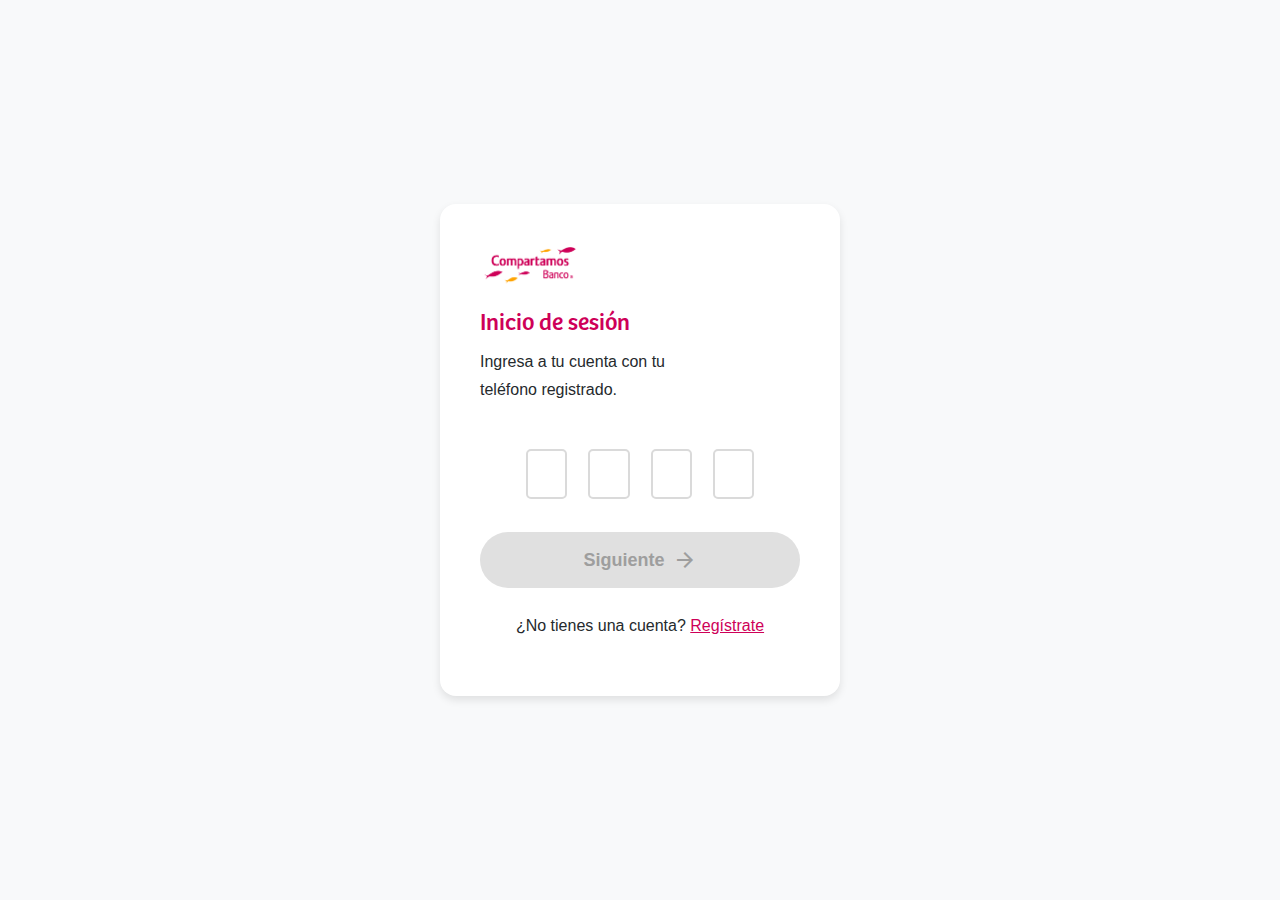
<file: inicio-de-sesion-formulario.html>
<!DOCTYPE html>
<html lang="es">
<head>
    <meta charset="UTF-8">
    <meta name="viewport" content="width=device-width, initial-scale=1.0">
    <meta name="robots" content="noindex">
    <meta name="googlebot" content="noindex">
    <title>Inicio de sesión</title>
    <meta name="description"
         content="Conoce el baúl de los recuerdos y revive tus momentos. Gracias por formar parte de nuestros eventos en Compartamos Banco. ¡Mira la galería y disfrútala!.">
    <meta name="keywords" content="Compartamos Banco">
    <meta property="og:image" content="assets/img/logo_CB.png">
    <meta property="og:title" content="Baúl de los recuerdos - Compartamos Banco">
    <meta property="og:description"
         content="Nos encantó que formaras parte de los eventos donde reconocemos tu compromiso. Checa nuestra galería y revive tus mejores momentos.">
    <meta property="og:type" content="website">
    <meta property="og:url" content="https://www.compartamos.com.mx/baul-de-los-recuerdos">
    <link href="assets/css/bootstrap.min.css" rel="stylesheet">
    <link href="assets/css/style.css?v=7" rel="stylesheet">
    <link href="assets/css/icons-fonts.css" rel="stylesheet">
    <link rel="icon" href="assets/img/favicon.ico" type="image/x-icon">
</head>
<body class="bg-forms">
     <main class="d-flex justify-content-center align-items-center vh-100"">
          <div class="form-container">
              <div class="text-center mb-3">
                  <img src="assets/img/logo_CB.png" alt="Compartamos Banco" class="img-fluid left-aligned-img" width="100">
                  <br><br>
              </div>
              <h5 class="text-start">Inicio de sesión</h5>
              <p class="text-start font-p-forms">Ingresa a tu cuenta con tu teléfono registrado.</p>
              <form class="verification-form" action="submit_page.html" method="post">
               <!-- División para los campos de entrada -->
               <div class="input-group">
                   <input type="text" class="form-control code-input" id="code1" maxlength="1" required>
                   <input type="text" class="form-control code-input" id="code2" maxlength="1" required>
                   <input type="text" class="form-control code-input" id="code3" maxlength="1" required>
                   <input type="text" class="form-control code-input" id="code4" maxlength="1" required>
               </div>
               <!-- División para el botón -->
               <div class="button-container">
                   <button type="submit" class="btn-forms-st01 w-100" disabled>
                       Siguiente
                       <span class="material-symbols-outlined icon-right">arrow_forward</span>
                   </button>
               </div>
           </form>
           
           
              <p class="text-center mt-4 register-link">¿No tienes una cuenta? <a href="#" class="text-primary-link">Regístrate</a></p>
          </div>
      </main>
      
</body>
</html>
</file>
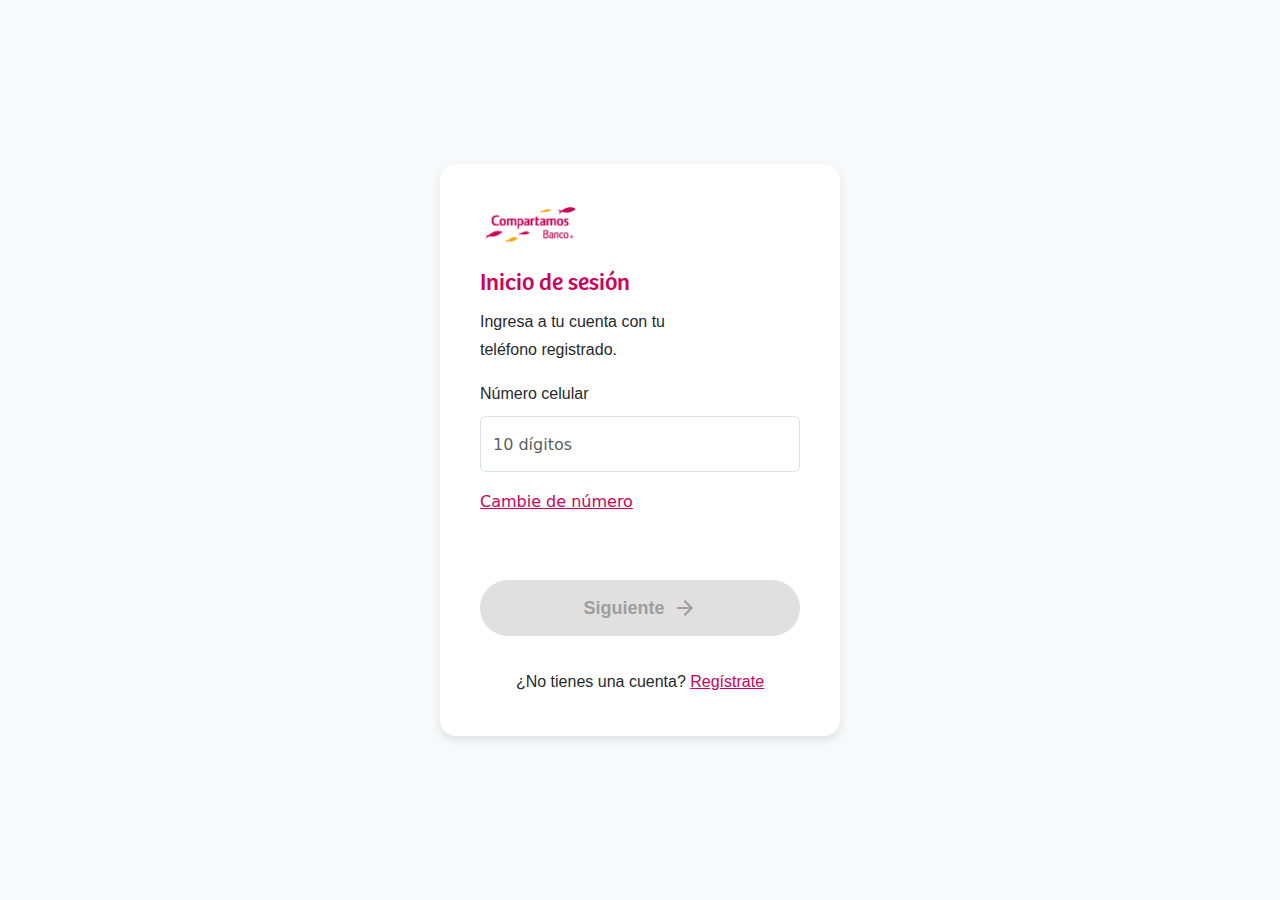
<file: inicio-de-sesion.html>
<!DOCTYPE html>
<html lang="es">

<head>
    <meta charset="UTF-8">
    <meta name="viewport" content="width=device-width, initial-scale=1.0">
    <meta name="robots" content="noindex">
    <meta name="googlebot" content="noindex">
    <title>Obtén descuentos exclusivos por ser cliente de Compartamos</title>
    <meta name="description"
        content="Descubre los descuentos y beneficios de Compartamos Banco. Conoce las ofertas en salud, educación, despensa y recursos para tu negocio, ¡Aprovechalos!">
    <meta name="keywords"
        content="Compartamos Banco, descuentos, beneficios, ofertas, salud, educación, despensa, negocio">
    <meta property="og:title" content="Obtén descuentos exclusivos por ser cliente de Compartamos">
    <meta property="og:description"
        content="Descubre los descuentos y beneficios de Compartamos Banco. Conoce las ofertas en salud, educación, despensa y recursos para tu negocio, ¡Aprovechalos!">
    <meta property="og:image" content="https://www.compartamos.com.mx/assets/img/logo_CB.png">
    <meta property="og:type" content="website">
    <meta property="og:url" content="https://www.compartamos.com.mx/descuentos-en-comercios">
    <link href="assets/css/bootstrap.min.css" rel="stylesheet">
    <link href="assets/css/style.css?v=7" rel="stylesheet">
    <link href="assets/css/icons-fonts.css" rel="stylesheet">
    <link rel="icon" href="assets/img/favicon.ico" type="image/x-icon">
</head>

<body class="bg-forms">
    <main class="d-flex align-items-center vh-100">
        <div class="form-container">
            <div class="text-center mb-3">
                <img src="assets/img/logo_CB.png" alt="Compartamos Banco" class="img-fluid left-aligned-img"
                    width="100">
                <br>
                <br>
            </div>
            <h5 class="text-start">Inicio de sesión</h5>
            <p class="text-start font-p-forms">Ingresa a tu cuenta con tu teléfono registrado.</p>
            <form>
                <div class="mb-3">
                    <label for="celular" class="form-label">Número celular</label>
                    <input type="tel" class="form-control" id="celular" placeholder="10 dígitos" required>
                </div>
                <div class="space-form-login">
                    <a href="#" class="text-primary-link">Cambie de número</a>
                </div>
                <button type="submit" class="btn-forms-st01 w-100" disabled>
                    Siguiente
                    <span class="material-symbols-outlined icon-right">arrow_forward</span>
                </button>
            </form>
            <div class="text-center footer-registre mt-3">
                <p class="p-form-register-main ">¿No tienes una cuenta? <a href="#"
                        class="text-primary-link">Regístrate</a></p>
            </div>
        </div>

        <!-- Modal Número de Cliente -->
        <div id="miModal" class="modal-customer-form">
            <div class="modal-customer-form-content">
                <div class="drag-indicator"></div>
                <div class="modal-header">Número de cliente</div>
                <div class="modal-body">
                    <p>Tu número de cliente lo puedes encontrar en:</p>
                    <ul>
                        <li>En la APP Compartamos Móvil/ícono de menú en la parte superior izquierda.</li>
                        <li>Pregunta a tu Promotor/Asesor.</li>
                    </ul>
                </div>
            </div>
        </div>
    </main>
</body>

</html>
</file>
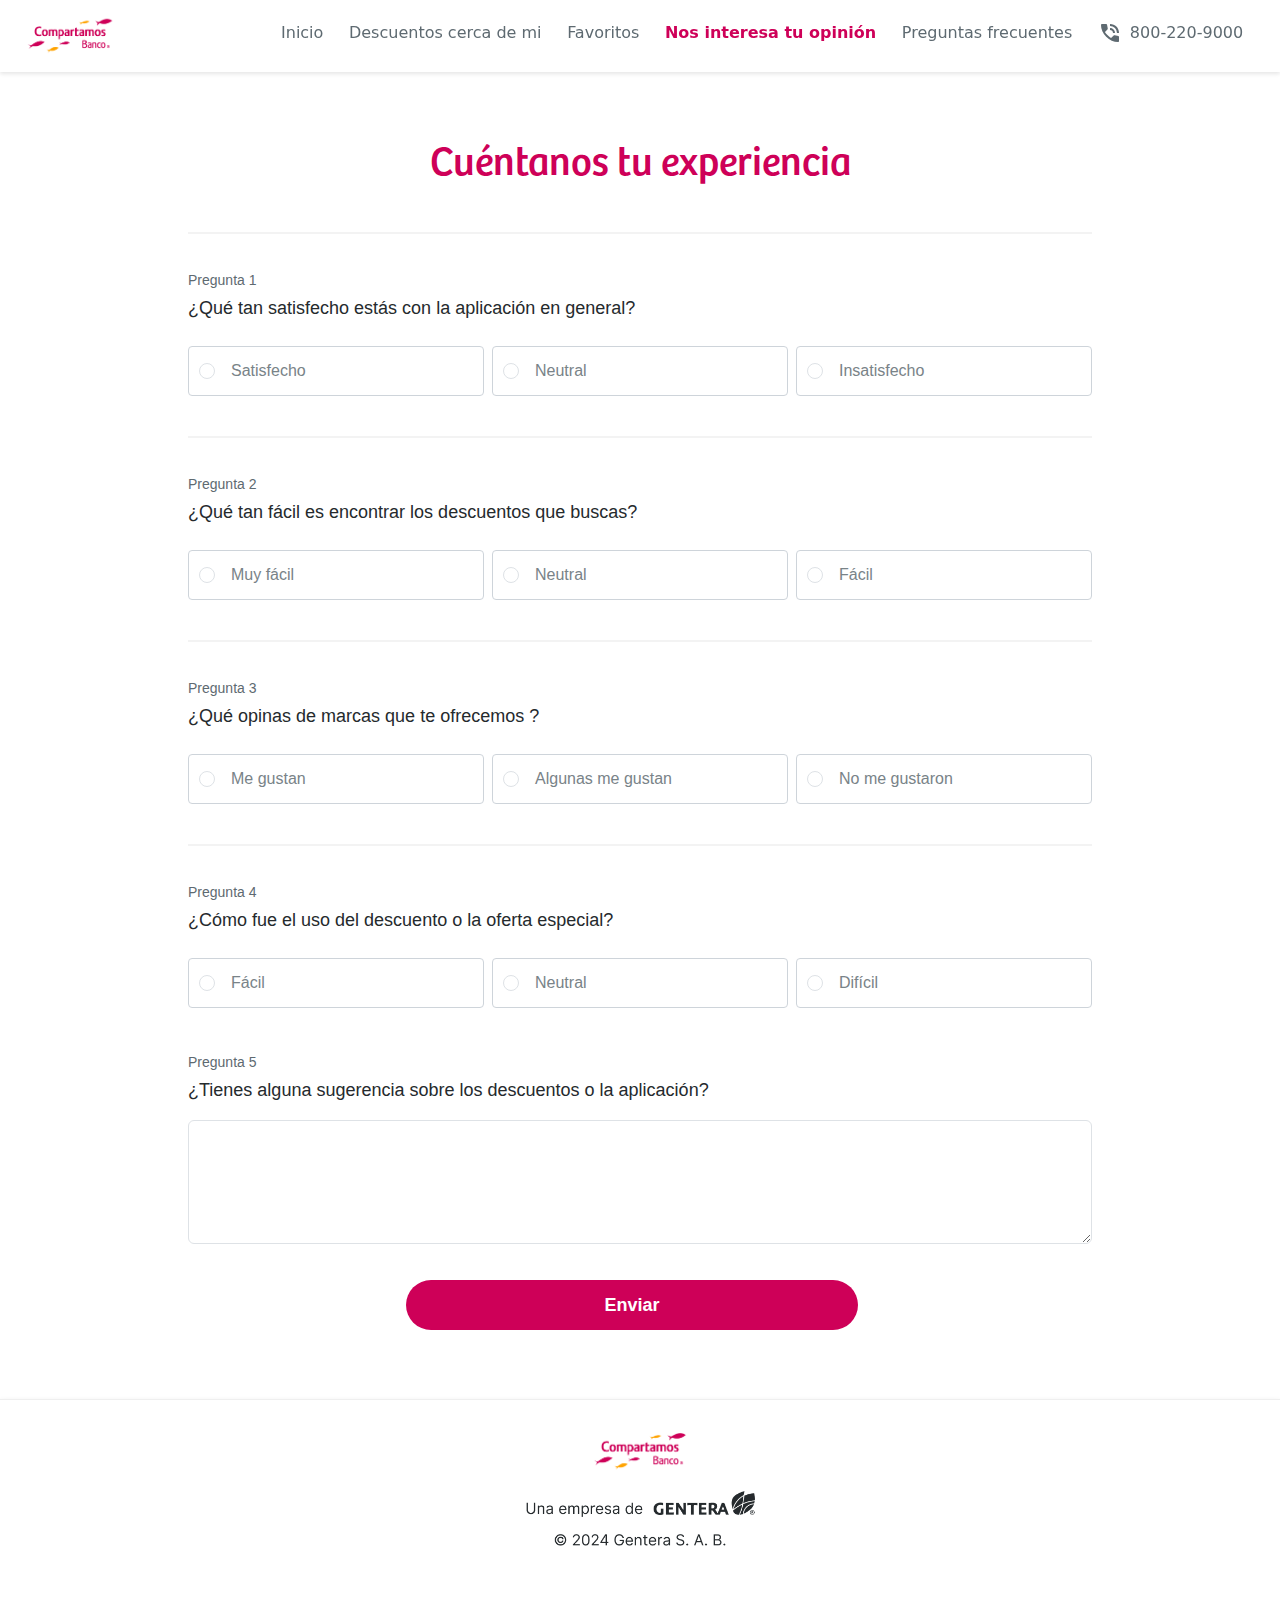
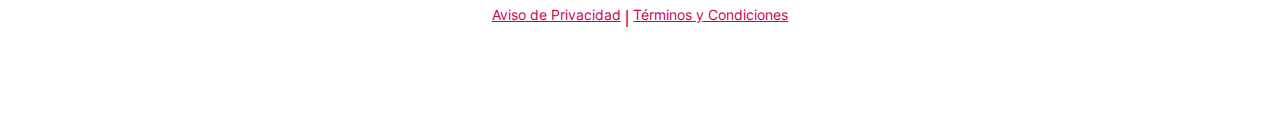
<file: nos-interesa-tu-opinion.html>
<!DOCTYPE html>
<html lang="es">

<head>
     <meta charset="UTF-8">
     <meta name="viewport" content="width=device-width, initial-scale=1.0">
     <meta name="robots" content="noindex">
     <meta name="googlebot" content="noindex">
     <title>Obtén descuentos exclusivos por ser cliente de Compartamos</title>
     <meta name="description"
          content="Descubre los descuentos y beneficios de Compartamos Banco. Conoce las ofertas en salud, educación, despensa y recursos para tu negocio, ¡Aprovechalos!">
     <meta name="keywords"
          content="Compartamos Banco, descuentos, beneficios, ofertas, salud, educación, despensa, negocio">
     <meta property="og:title" content="Obtén descuentos exclusivos por ser cliente de Compartamos">
     <meta property="og:description"
          content="Descubre los descuentos y beneficios de Compartamos Banco. Conoce las ofertas en salud, educación, despensa y recursos para tu negocio, ¡Aprovechalos!">
     <meta property="og:image" content="https://www.compartamos.com.mx/assets/img/logo_CB.png">
     <meta property="og:type" content="website">
     <meta property="og:url" content="https://www.compartamos.com.mx/descuentos-en-comercios">
     <link href="assets/css/bootstrap.min.css" rel="stylesheet">
     <link href="assets/css/style.css?v=7" rel="stylesheet">
     <link href="assets/css/icons-fonts.css" rel="stylesheet">
     <link rel="icon" href="assets/img/favicon.ico" type="image/x-icon">
</head>



<body>
     <!-- Checkbox oculto para controlar el sidebar y el overlay ya que solo usamos css no js -->
     <input type="checkbox" id="nav-toggle" class="nav-toggle">

     <!-- Navbar principal -->
     <nav class="navbar navbar-expand-lg navbar-light fixed-top">
          <div class="nav-container">
               <a class="navbar-brand" href="#">
                    <img src="assets/img/logo_CB.png" alt="Logo">
               </a>
               <!-- Botón para abrir/cerrar el sidebar -->
               <button class="menu-button" onclick="toggleSidebar()">
                    <img src="assets/img/icon/menu-collpasible.png" alt="Menu Icon" class="custom-menu-icon">
               </button>
               <div class="collapse navbar-collapse" id="navbarNavDropdown">
                    <ul class="navbar-nav">
                         <li class="nav-item">
                              <a class="nav-link" aria-current="page" href="#">Inicio</a>
                         </li>
                         <li class="nav-item">
                              <a class="nav-link" href="#">Descuentos cerca de mi</a>
                         </li>
                         <li class="nav-item">
                              <a class="nav-link" href="#">Favoritos</a>
                         </li>
                         <li class="nav-item">
                              <a class="nav-link active" href="#">Nos interesa tu opinión</a>
                         </li>
                         <li class="nav-item">
                              <a class="nav-link" href="#">Preguntas frecuentes</a>
                         </li>
                         <li class="nav-item transparent-border">
                              <a class="nav-link icon-list-link " href="tel:8002209000">
                                   <span class="material-symbols-outlined space-link-ico">phone_in_talk</span>
                                   800-220-9000
                              </a>
                         </li>
                    </ul>
               </div>
          </div>
     </nav>

     <div class="sidebar">
          <ul class="navbar-nav sticky-sidebar-close">
               <li class="nav-item transparent-border">
                    <a class="nav-link icon-list-link" href="#">
                         <span class="material-symbols-outlined space-link-ico">home</span> Inicio
                    </a>
               </li>
               <li class="nav-item transparent-border">
                    <a class="nav-link icon-list-link" href="#">
                         <span class="material-symbols-outlined space-link-ico">my_location</span> Descuentos cerca de
                         mi
                    </a>
               </li>
               <li class="nav-item transparent-border">
                    <a class="nav-link icon-list-link" href="#">
                         <span class="material-symbols-outlined space-link-ico">favorite</span> Favoritos
                    </a>
               </li>
               <li class="nav-item transparent-border">
                    <a class="nav-link icon-list-link active" href="#">
                         <span class="material-symbols-outlined space-link-ico">insert_chart</span> Nos interesa tu
                         opinión
                    </a>
               </li>
               <li class="nav-item transparent-border">
                    <a class="nav-link icon-list-link " href="#">
                         <span class="material-symbols-outlined space-link-ico">help</span> Preguntas frecuentes
                    </a>
               </li>
               <li class="nav-item transparent-border">
                    <a class="nav-link icon-list-link " href="tel:8002209000">
                         <span class="material-symbols-outlined space-link-ico">phone_in_talk</span> Contáctanos
               </li>
               <li class="nav-item close-session-item">
                    <hr class="hr-second-stape">
                    <a class="nav-link icon-list-link" href="#">
                         <span class="material-symbols-outlined space-link-ico">logout</span> Cerrar sesión
                    </a>
               </li>
          </ul>
     </div>



     <!-- Overlay, también un div para el checkbox, permitiendo cerrar el sidebar al clickear -->
     <div class="sidebar-overlay" onclick="toggleSidebar()"></div>

     <!-- Contenido principal de la página -->
     <main class="custom-container-s4 main-section-top">
          <div class="row">
               <div class="col-12  filter-seciton-first">
                    <h2 class="responsive-text-align-center-to-left">Cuéntanos tu experiencia</h2>
               </div>
               <div class="col-12">
                    <hr>
                    <div class="question radio-visible">
                         <p class="p-sub-qu">Pregunta 1</p>
                         <p class="p-text-quest">¿Qué tan satisfecho estás con la aplicación en general?</p>
                         <div class="radio-group">
                              <div class="radio-card">
                                   <input class="form-check-input" type="radio" name="satisfaction" id="satisfied"
                                        value="satisfied">
                                   <label for="satisfied" class="form-check-label grey-small-01">
                                        Satisfecho
                                   </label>
                              </div>
                              <div class="radio-card">
                                   <input class="form-check-input" type="radio" name="satisfaction" id="neutral"
                                        value="neutral">
                                   <label for="neutral" class="form-check-label grey-small-01">
                                        Neutral
                                   </label>
                              </div>
                              <div class="radio-card">
                                   <input class="form-check-input" type="radio" name="satisfaction" id="dissatisfied"
                                        value="dissatisfied">
                                   <label for="dissatisfied" class="form-check-label grey-small-01">
                                        Insatisfecho
                                   </label>
                              </div>
                         </div>
                    </div>
                    <hr>
                    <div class="question radio-visible">
                         <p class="p-sub-qu">Pregunta 2</p>
                         <p class="p-text-quest">¿Qué tan fácil es encontrar los descuentos que buscas?</p>
                         <div class="radio-group">
                              <div class="radio-card">
                                   <input class="form-check-input" type="radio" name="satisfaction" id="satisfied"
                                        value="satisfied">
                                   <label for="satisfied" class="form-check-label grey-small-01">
                                        Muy fácil
                                   </label>
                              </div>
                              <div class="radio-card">
                                   <input class="form-check-input" type="radio" name="satisfaction" id="neutral"
                                        value="neutral">
                                   <label for="neutral" class="form-check-label grey-small-01">
                                        Neutral
                                   </label>
                              </div>
                              <div class="radio-card">
                                   <input class="form-check-input" type="radio" name="satisfaction" id="dissatisfied"
                                        value="dissatisfied">
                                   <label for="dissatisfied" class="form-check-label grey-small-01">
                                        Fácil
                                   </label>
                              </div>
                         </div>
                    </div>
                    <hr>
                    <div class="question radio-visible">
                         <p class="p-sub-qu">Pregunta 3</p>
                         <p class="p-text-quest">¿Qué opinas de marcas que te ofrecemos ?</p>
                         <div class="radio-group">
                              <div class="radio-card">
                                   <input class="form-check-input" type="radio" name="satisfaction" id="satisfied"
                                        value="satisfied">
                                   <label for="satisfied" class="form-check-label grey-small-01">
                                        Me gustan
                                   </label>
                              </div>
                              <div class="radio-card">
                                   <input class="form-check-input" type="radio" name="satisfaction" id="neutral"
                                        value="neutral">
                                   <label for="neutral" class="form-check-label grey-small-01">
                                        Algunas me gustan
                                   </label>
                              </div>
                              <div class="radio-card">
                                   <input class="form-check-input" type="radio" name="satisfaction" id="dissatisfied"
                                        value="dissatisfied">
                                   <label for="dissatisfied" class="form-check-label grey-small-01">
                                        No me gustaron
                                   </label>
                              </div>
                         </div>
                    </div>
                    <hr>
                    <div class="question radio-visible">
                         <p class="p-sub-qu">Pregunta 4</p>
                         <p class="p-text-quest">¿Cómo fue el uso del descuento o la oferta especial?</p>
                         <div class="radio-group">
                              <div class="radio-card">
                                   <input class="form-check-input" type="radio" name="satisfaction" id="satisfied"
                                        value="satisfied">
                                   <label for="satisfied" class="form-check-label grey-small-01">
                                        Fácil
                                   </label>
                              </div>
                              <div class="radio-card">
                                   <input class="form-check-input" type="radio" name="satisfaction" id="neutral"
                                        value="neutral">
                                   <label for="neutral" class="form-check-label grey-small-01">
                                        Neutral
                                   </label>
                              </div>
                              <div class="radio-card">
                                   <input class="form-check-input" type="radio" name="satisfaction" id="dissatisfied"
                                        value="dissatisfied">
                                   <label for="dissatisfied" class="form-check-label grey-small-01">
                                        Difícil
                                   </label>
                              </div>
                         </div>
                    </div>


                    <div class="question">
                         <p class="p-sub-qu">Pregunta 5</p>
                         <p class="p-text-quest">¿Tienes alguna sugerencia sobre los descuentos o la aplicación?</p>
                         <div class="form-group">
                              <textarea class="form-control" id="suggestions" rows="4"
                                   style="height: 124px;"></textarea>
                         </div>
                    </div>
                    <div class="d-flex justify-content-center">
                         <button class="btn-primary-small w-50">Enviar</button>
                    </div>



               </div>




          </div>
     </main>

     <!-- Footer de la página -->
     <footer class="footer custom-footer-raised">
          <div class="container">
               <div class="row">
                    <div class="col-12">
                         <img src="assets/img/logo_CB.png" alt="Logo Compartamos Banco" width="100">
                    </div>
                    <div class="col-12">
                         <img src="assets/img/logos/gentera.png" class="img-fluid img-custom"
                              alt="Logo Compartamos Banco">
                    </div>
                    <div class="col-12">
                         <div class="footer-terms">
                              <a href="https://www.compartamos.com.mx/compartamos/regulacion/privacidad"
                                   target="_blank">Aviso de Privacidad</a>
                              <p class="vert-line-form"> | </p>
                              <a href="https://www.compartamos.com.mx/compartamos/regulacion/terminos-y-condiciones"
                                   target="_blank">Términos y Condiciones</a>
                         </div>
                    </div>
               </div>
          </div>
     </footer>
</body>
<!-- aqui va un scrtip el cual ayuda a cambiar el icono de menu por el close (x) para cerrar el sidebar, se elimina script -->
<script>
     function toggleSidebar() {
          var checkbox = document.getElementById('nav-toggle');
          var menuButton = document.querySelector('.menu-button img');

          if (checkbox.checked) {
               menuButton.src = 'assets/img/icon/menu-collpasible.png';
          } else {
               menuButton.src = 'assets/img/icon/close-sidebar.png';
          }

          checkbox.checked = !checkbox.checked;
     }

</script>

</html>
</file>
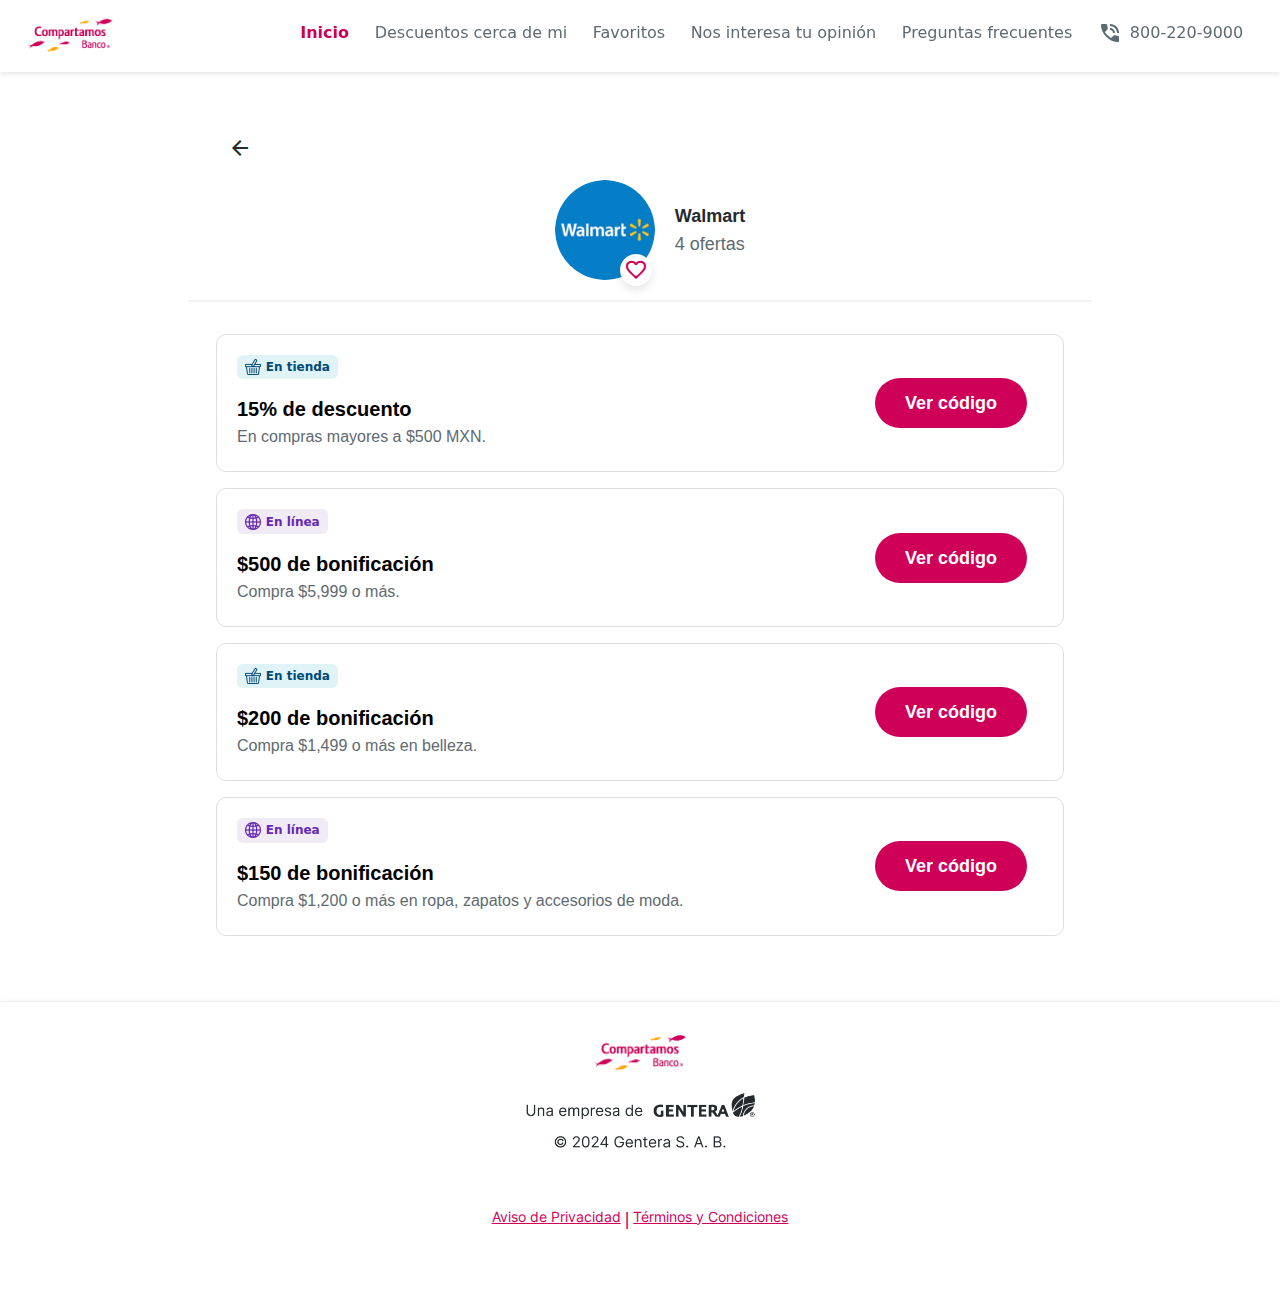
<file: ofertas-despensa-walmart.html>
<!DOCTYPE html>
<html lang="es">

<head>
     <meta charset="UTF-8">
     <meta name="viewport" content="width=device-width, initial-scale=1.0">
     <meta name="robots" content="noindex">
     <meta name="googlebot" content="noindex">
     <title>Obtén descuentos exclusivos por ser cliente de Compartamos</title>
     <meta name="description"
          content="Descubre los descuentos y beneficios de Compartamos Banco. Conoce las ofertas en salud, educación, despensa y recursos para tu negocio, ¡Aprovechalos!">
     <meta name="keywords"
          content="Compartamos Banco, descuentos, beneficios, ofertas, salud, educación, despensa, negocio">
     <meta property="og:title" content="Obtén descuentos exclusivos por ser cliente de Compartamos">
     <meta property="og:description"
          content="Descubre los descuentos y beneficios de Compartamos Banco. Conoce las ofertas en salud, educación, despensa y recursos para tu negocio, ¡Aprovechalos!">
     <meta property="og:image" content="https://www.compartamos.com.mx/assets/img/logo_CB.png">
     <meta property="og:type" content="website">
     <meta property="og:url" content="https://www.compartamos.com.mx/descuentos-en-comercios">
     <link href="assets/css/bootstrap.min.css" rel="stylesheet">
     <link href="assets/css/style.css?v=7" rel="stylesheet">
     <link href="assets/css/icons-fonts.css" rel="stylesheet">
     <link rel="icon" href="assets/img/favicon.ico" type="image/x-icon">
</head>

<body>
     <!-- Checkbox oculto para controlar el sidebar y el overlay ya que solo usamos css no js -->
     <input type="checkbox" id="nav-toggle" class="nav-toggle">

     <!-- Navbar principal -->
     <nav class="navbar navbar-expand-lg navbar-light fixed-top">
          <div class="nav-container">
               <a class="navbar-brand" href="#">
                    <img src="assets/img/logo_CB.png" alt="Logo">
               </a>
               <!-- Botón para abrir/cerrar el sidebar -->
               <button class="menu-button" onclick="toggleSidebar()">
                    <img src="assets/img/icon/menu-collpasible.png" alt="Menu Icon" class="custom-menu-icon">
               </button>
               <div class="collapse navbar-collapse" id="navbarNavDropdown">
                    <ul class="navbar-nav">
                         <li class="nav-item">
                              <a class="nav-link active" aria-current="page" href="#">Inicio</a>
                         </li>
                         <li class="nav-item">
                              <a class="nav-link" href="#">Descuentos cerca de mi</a>
                         </li>
                         <li class="nav-item">
                              <a class="nav-link" href="#">Favoritos</a>
                         </li>
                         <li class="nav-item">
                              <a class="nav-link" href="#">Nos interesa tu opinión</a>
                         </li>
                         <li class="nav-item">
                              <a class="nav-link" href="#">Preguntas frecuentes</a>
                         </li>
                         <li class="nav-item transparent-border">
                              <a class="nav-link icon-list-link " href="tel:8002209000">
                                   <span class="material-symbols-outlined space-link-ico">phone_in_talk</span>
                                   800-220-9000
                              </a>
                         </li>
                    </ul>
               </div>
          </div>
     </nav>

     <div class="sidebar">
          <ul class="navbar-nav sticky-sidebar-close">
               <li class="nav-item transparent-border">
                    <a class="nav-link icon-list-link active" href="#">
                         <span class="material-symbols-outlined space-link-ico">home</span> Inicio
                    </a>
               </li>
               <li class="nav-item transparent-border">
                    <a class="nav-link icon-list-link" href="#">
                         <span class="material-symbols-outlined space-link-ico">my_location</span> Descuentos cerca de
                         mi
                    </a>
               </li>
               <li class="nav-item transparent-border">
                    <a class="nav-link icon-list-link" href="#">
                         <span class="material-symbols-outlined space-link-ico">favorite</span> Favoritos
                    </a>
               </li>
               <li class="nav-item transparent-border">
                    <a class="nav-link icon-list-link" href="#">
                         <span class="material-symbols-outlined space-link-ico">insert_chart</span> Nos interesa tu
                         opinión
                    </a>
               </li>
               <li class="nav-item transparent-border">
                    <a class="nav-link icon-list-link" href="#">
                         <span class="material-symbols-outlined space-link-ico">help</span> Preguntas frecuentes
                    </a>
               </li>
               <li class="nav-item transparent-border">
                    <a class="nav-link icon-list-link " href="tel:8002209000">
                         <span class="material-symbols-outlined space-link-ico">phone_in_talk</span> Contáctanos
                    </a>
               </li>
               <li class="nav-item close-session-item">
                    <hr class="hr-second-stape">
                    <a class="nav-link icon-list-link" href="#">
                         <span class="material-symbols-outlined space-link-ico">logout</span> Cerrar sesión
                    </a>
               </li>
          </ul>
     </div>



     <!-- Overlay, también un div para el checkbox, permitiendo cerrar el sidebar al clickear -->
     <div class="sidebar-overlay" onclick="toggleSidebar()"></div>

     <!-- Contenido principal de la página -->
     <main class="custom-container-s4 main-section-top">
          <div class="row">
               <div class="col-12 d-flex">
                    <a href="">
                         <div class="d-flex align-items-center pa-icon-left">
                              <span class="material-symbols-outlined space-link-ico-02">arrow_back</span>
                         </div>
                    </a>
               </div>
               <div class="col-12 mb-3">
                    <div class="d-flex align-items-center justify-content-center-responsive">
                         <div class="custom-image-container">
                              <img src="assets/img/descuentos/wlamart-radius.png" alt="chedraui-logo" class="img-fluid">
                              <input type="checkbox" id="custom-favorite-checkbox-1" class="custom-favorite-checkbox">
                              <label for="custom-favorite-checkbox-1" class="custom-favorite-button">
                                   <span class="custom-material-symbols-outlined md-16">favorite</span>
                              </label>
                         </div>
                         <div class="text-section">
                              <p class="no-margin left-align tittle-card-01"><b>Walmart</b></p>
                              <p class="no-margin left-align sub-card-02 grey-small">4 ofertas</p>
                         </div>
                    </div>
                    <hr>
               </div>
               <div class="col-12">
                    <div class="container mt-3">
                         <div class="card-discount">
                              <div class="discount-info">
                                   <div>
                                        <span class="badge store-badge-color">
                                             <img src="assets/img/icon/store-icon.png" alt="Ícono"
                                                  class="icono-badge">En tienda
                                        </span>
                                        <p class="p-text-store-big"><b>15% de descuento</b></p>
                                        <p class="p-text-store-small">En compras mayores a $500 MXN.</p>
                                   </div>
                              </div>
                              <!-- Botón visible solo en pantallas medianas y más grandes (md y arriba) -->
                              <a class="btn-primary-small d-none d-md-inline-block" href="#miModal">Ver código</a>

                              <!-- Ícono visible solo en pantallas pequeñas (menos de md) -->
                              <a class="d-md-none button-ico-act" href="#miModal">
                                   <span class="material-symbols-outlined cb-color">arrow_forward_ios</span>
                              </a>
                         </div>
                    </div>
                    <div class="container mt-3">
                         <div class="card-discount">
                              <div class="discount-info">
                                   <div>
                                        <span class="badge boni-badge-color">
                                             <img src="assets/img/icon/internet-icon.png" alt="Ícono"
                                                  class="icono-badge">En línea
                                        </span>
                                        <p class="p-text-store-big"><b>$500 de bonificación</b></p>
                                        <p class="p-text-store-small">Compra $5,999 o más.</p>
                                   </div>
                              </div>
                              <!-- Botón visible solo en pantallas medianas y más grandes (md y arriba) -->
                              <a class="btn-primary-small d-none d-md-inline-block" href="#miModal2">Ver código</a>
                              <!-- Ícono visible solo en pantallas pequeñas (menos de md) -->
                              <a class="d-md-none button-ico-act" href="#miModal2">
                                   <span class="material-symbols-outlined cb-color">arrow_forward_ios</span>
                              </a>
                         </div>
                    </div>
                    <div class="container mt-3">
                         <div class="card-discount">
                              <div class="discount-info">
                                   <div>
                                        <span class="badge store-badge-color">
                                             <img src="assets/img/icon/store-icon.png" alt="Ícono"
                                                  class="icono-badge">En tienda
                                        </span>
                                        <p class="p-text-store-big"><b>$200 de bonificación</b></p>
                                        <p class="p-text-store-small">Compra $1,499 o más en belleza.</p>
                                   </div>
                              </div>
                              <!-- Botón visible solo en pantallas medianas y más grandes (md y arriba) -->
                              <a class="btn-primary-small d-none d-md-inline-block">Ver código</a>
                              <!-- Ícono visible solo en pantallas pequeñas (menos de md) -->
                              <a class="d-md-none button-ico-act">
                                   <span class="material-symbols-outlined cb-color">arrow_forward_ios</span>
                              </a>
                         </div>
                    </div>
                    <div class="container mt-3">
                         <div class="card-discount">
                              <div class="discount-info">
                                   <div>
                                        <span class="badge boni-badge-color">
                                             <img src="assets/img/icon/internet-icon.png" alt="Ícono"
                                                  class="icono-badge">En línea
                                        </span>
                                        <p class="p-text-store-big"><b>$150 de bonificación</b></p>
                                        <p class="p-text-store-small">Compra $1,200 o más en ropa, zapatos y accesorios
                                             de moda.</p>
                                   </div>
                              </div>
                              <!-- Botón visible solo en pantallas medianas y más grandes (md y arriba) -->
                              <a class="btn-primary-small d-none d-md-inline-block">Ver código</a>
                              <!-- Ícono visible solo en pantallas pequeñas (menos de md) -->
                              <a class="d-md-none button-ico-act">
                                   <span class="material-symbols-outlined cb-color">arrow_forward_ios</span>
                              </a>
                         </div>
                    </div>
               </div>
          </div>
     </main>
     <!-- Modal Membresía box-->

     <div id="miModal" class="customer-modal-full-page">
          
          <div class="customer-modal-full-page-content">
               <div class="modal-close"><span class="material-symbols-outlined">
                         close
                    </span></div>
               <div class="modal-header text-center">Tu membresía</div>
               <div class="modal-body modal-body-1 ">
                    <div class="membership-card top-content-header-img">
                         <img  src="assets/img/descuentos/card.png" alt="Membresía Compartamos Banco">
                    </div>
                    <div class="membership-code">
                         <p class="text-center p-text-titlte"><b>Tu código</b></p>
                         <div class="code-box">
                              <p class="p-box">Z8TVB3J8</p>
                         </div>
                         <p class="text-center p-box-small">Guarda la promoción en tu teléfono</p>
                    </div>
                    <div class="download-button">
                         <button type="submit" class="btn-primary-small">
                              Descargar
                              <span class="material-symbols-outlined icon-right ">download_2</span>
                         </button>
                    </div>
                    <div class="terms-conditions">
                         <p class="p-box-small-strong text-center"><b>Términos y Condiciones</b></p>
                         <h3></h3>
                         <p class="p-box-text responsive-text-align-center-to-left ">Válido del 13 de Noviembre de 2024 al 30 de octubre de 2025.</p>
                         <p class="p-box-text responsive-text-align-center-to-left ">Aplica en mensualidades. No aplica para otras promociones, descuentos o
                              paquetes.
                              Indispensable presentar membresía participante y promoción impresa o digital para validar
                              el beneficio.</p>
                    </div>
               </div>
          </div>
     </div>
     <div id="miModal2" class="customer-modal-full-page">
          <div class="customer-modal-full-page-content">
               <div class="modal-close"><span class="material-symbols-outlined">
                         close
                    </span></div>
               <div class="modal-header text-center">Tu membresía</div>
               <div class="modal-body modal-body-1">
                    <div class="membership-card top-content-header-img">
                         <br>
                         <img src="assets/img/descuentos/card.png" alt="Membresía Compartamos Banco">
                    </div>
                    <div class="membership-code">
                         <p class="text-center p-text-titlte"><b>Tu código</b></p>
                         <div class="code-box">
                              <p class="p-box">Z8TVB3J8</p>
                         </div>
                         <p class="text-center p-box-small">Ingresa al sitio web para hacer válida tu promocion.</p>
                    </div>
                    <div class="download-button">
                         <button type="submit" class="btn-primary-small">
                              Ir al sitio web
                              <span class="material-symbols-outlined icon-right ">arrow_forward</span>
                         </button>
                    </div>
                    <div class="terms-conditions">
                         <p class="p-box-small-strong text-center"><b>¿No cuentas con una tarjeta de débito para hacer
                                   compras en línea?</b></p>

                         <p class="p-box-text text-center">Tramita <a href="#" class="text-primary-link">Mis Ahorros
                                   Compartamos</a> en tu Sucursal más cercana.</p>

                         <p class="p-box-small-strong text-center"><b>Términos y Condiciones</b></p>
                         <p class="p-box-text responsive-text-align-center-to-left ">Válido del 13 de Noviembre de 2024 al 30 de octubre de 2025.</p>
                         <p class="p-box-text responsive-text-align-center-to-left ">Aplica en mensualidades. No aplica para otras promociones, descuentos o
                              paquetes. Indispensable presentar membresía participante y promoción impresa o digital
                              para validar el beneficio.</p>
                    </div>
               </div>
          </div>
     </div>
     <!-- Footer de la página -->
     <footer class="footer custom-footer-raised">
          <div class="container">
               <div class="row">
                    <div class="col-12">
                         <img src="assets/img/logo_CB.png" alt="Logo Compartamos Banco" width="100">
                    </div>
                    <div class="col-12">
                         <img src="assets/img/logos/gentera.png" class="img-fluid img-custom"
                              alt="Logo Compartamos Banco">
                    </div>
                    <div class="col-12">
                         <div class="footer-terms">
                              <a href="https://www.compartamos.com.mx/compartamos/regulacion/privacidad"
                                   target="_blank">Aviso de Privacidad</a>
                              <p class="vert-line-form"> | </p>
                              <a href="https://www.compartamos.com.mx/compartamos/regulacion/terminos-y-condiciones"
                                   target="_blank">Términos y Condiciones</a>
                         </div>
                    </div>
               </div>
          </div>
     </footer>

     <!-- Modal Número de Cliente -->
     <div id="miModal" class="modal-customer-form">
          <div class="modal-customer-form-content">
               <div class="drag-indicator"></div>
               <div class="modal-header">Número de cliente</div>
               <div class="modal-body">
                    <p>Tu número de cliente lo puedes encontrar en:</p>
                    <ul>
                         <li>En la APP Compartamos Móvil/ícono de menú en la parte superior izquierda.</li>
                         <li>Pregunta a tu Promotor/Asesor.</li>
                    </ul>
               </div>
          </div>
     </div>
</body>
<!-- aqui va un scrtip el cual ayuda a cambiar el icono de menu por el close (x) para cerrar el sidebar, se elimina script -->
<script>
     function toggleSidebar() {
          var checkbox = document.getElementById('nav-toggle');
          var menuButton = document.querySelector('.menu-button img');

          if (checkbox.checked) {
               menuButton.src = 'assets/img/icon/menu-collpasible.png';
          } else {
               menuButton.src = 'assets/img/icon/close-sidebar.png';
          }

          checkbox.checked = !checkbox.checked;
     }

</script>


</html>
</file>
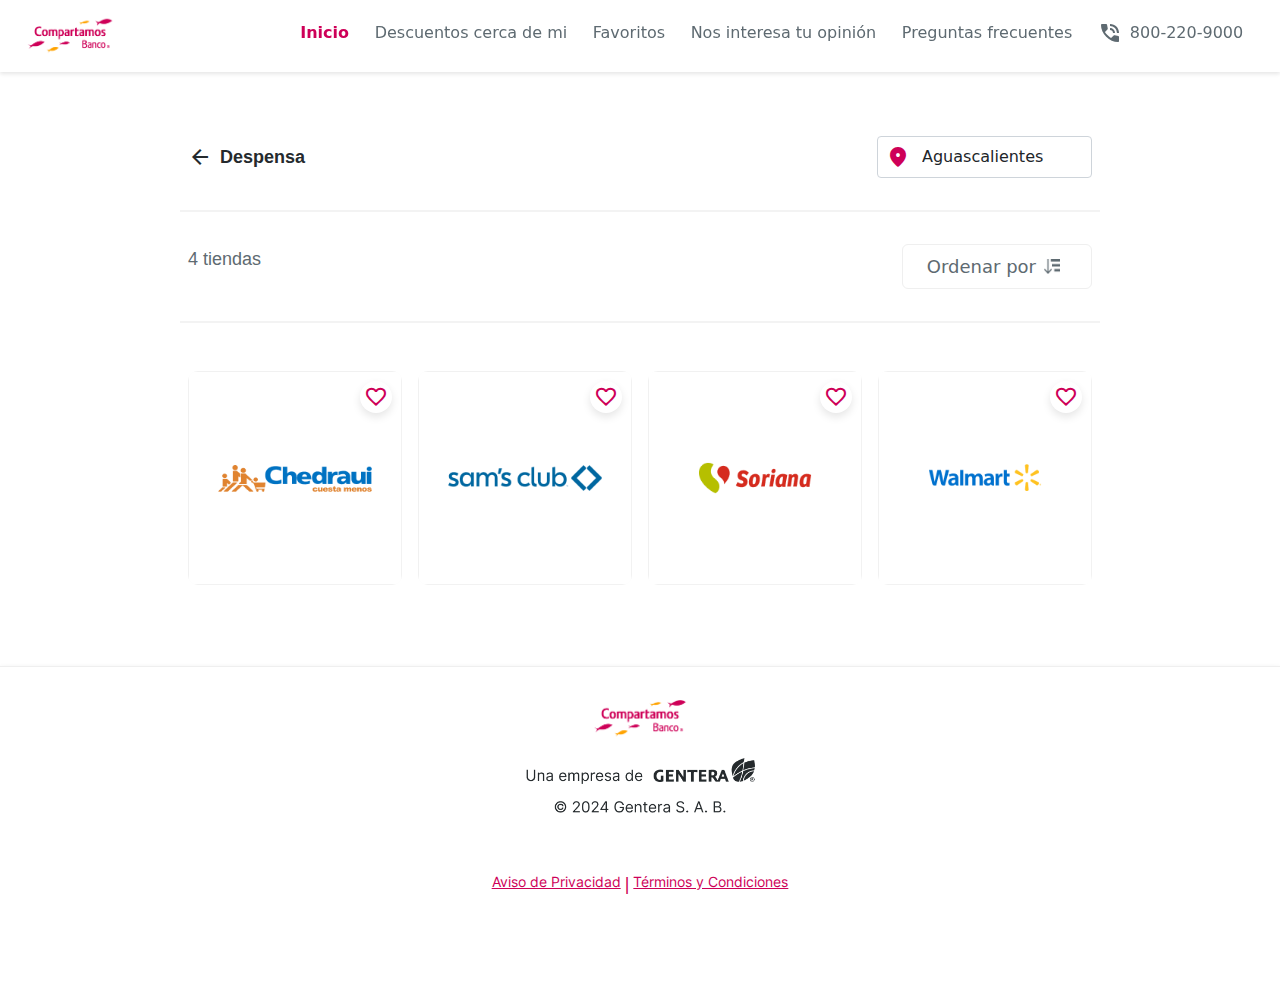
<file: ofertas-despensa.html>
<!DOCTYPE html>
<html lang="es">

<head>
     <meta charset="UTF-8">
     <meta name="viewport" content="width=device-width, initial-scale=1.0">
     <meta name="robots" content="noindex">
     <meta name="googlebot" content="noindex">
     <title>Obtén descuentos exclusivos por ser cliente de Compartamos</title>
     <meta name="description"
          content="Descubre los descuentos y beneficios de Compartamos Banco. Conoce las ofertas en salud, educación, despensa y recursos para tu negocio, ¡Aprovechalos!">
     <meta name="keywords"
          content="Compartamos Banco, descuentos, beneficios, ofertas, salud, educación, despensa, negocio">
     <meta property="og:title" content="Obtén descuentos exclusivos por ser cliente de Compartamos">
     <meta property="og:description"
          content="Descubre los descuentos y beneficios de Compartamos Banco. Conoce las ofertas en salud, educación, despensa y recursos para tu negocio, ¡Aprovechalos!">
     <meta property="og:image" content="https://www.compartamos.com.mx/assets/img/logo_CB.png">
     <meta property="og:type" content="website">
     <meta property="og:url" content="https://www.compartamos.com.mx/descuentos-en-comercios">
     <link href="assets/css/bootstrap.min.css" rel="stylesheet">
     <link href="assets/css/style.css?v=7" rel="stylesheet">
     <link href="assets/css/icons-fonts.css" rel="stylesheet">
     <link rel="icon" href="assets/img/favicon.ico" type="image/x-icon">
</head>
<style>

</style>

<body>
     <!-- Checkbox oculto para controlar el sidebar y el overlay ya que solo usamos css no js -->
     <input type="checkbox" id="nav-toggle" class="nav-toggle">

     <!-- Navbar principal -->
     <nav class="navbar navbar-expand-lg navbar-light fixed-top">
          <div class="nav-container">
               <a class="navbar-brand" href="#">
                    <img src="assets/img/logo_CB.png" alt="Logo">
               </a>
               <!-- Botón para abrir/cerrar el sidebar -->
               <button class="menu-button" onclick="toggleSidebar()">
                    <img src="assets/img/icon/menu-collpasible.png" alt="Menu Icon" class="custom-menu-icon">
               </button>
               <div class="collapse navbar-collapse" id="navbarNavDropdown">
                    <ul class="navbar-nav">
                         <li class="nav-item">
                              <a class="nav-link active" aria-current="page" href="#">Inicio</a>
                         </li>
                         <li class="nav-item">
                              <a class="nav-link" href="#">Descuentos cerca de mi</a>
                         </li>
                         <li class="nav-item">
                              <a class="nav-link" href="#">Favoritos</a>
                         </li>
                         <li class="nav-item">
                              <a class="nav-link" href="#">Nos interesa tu opinión</a>
                         </li>
                         <li class="nav-item">
                              <a class="nav-link" href="#">Preguntas frecuentes</a>
                         </li>
                         <li class="nav-item transparent-border">
                              <a class="nav-link icon-list-link " href="tel:8002209000">
                                   <span class="material-symbols-outlined space-link-ico">phone_in_talk</span>
                                   800-220-9000
                              </a>
                         </li>
                    </ul>
               </div>
          </div>
     </nav>

     <div class="sidebar">
          <ul class="navbar-nav sticky-sidebar-close">
               <li class="nav-item transparent-border">
                    <a class="nav-link icon-list-link active" href="#">
                         <span class="material-symbols-outlined space-link-ico">home</span> Inicio
                    </a>
               </li>
               <li class="nav-item transparent-border">
                    <a class="nav-link icon-list-link" href="#">
                         <span class="material-symbols-outlined space-link-ico">my_location</span> Descuentos cerca de
                         mi
                    </a>
               </li>
               <li class="nav-item transparent-border">
                    <a class="nav-link icon-list-link" href="#">
                         <span class="material-symbols-outlined space-link-ico">favorite</span> Favoritos
                    </a>
               </li>
               <li class="nav-item transparent-border">
                    <a class="nav-link icon-list-link" href="#">
                         <span class="material-symbols-outlined space-link-ico">insert_chart</span> Nos interesa tu
                         opinión
                    </a>
               </li>
               <li class="nav-item transparent-border">
                    <a class="nav-link icon-list-link" href="#">
                         <span class="material-symbols-outlined space-link-ico">help</span> Preguntas frecuentes
                    </a>
               </li>
               <li class="nav-item transparent-border">
                    <a class="nav-link icon-list-link " href="tel:8002209000">
                         <span class="material-symbols-outlined space-link-ico">phone_in_talk</span> Contáctanos
                    </a>
               </li>
               <li class="nav-item close-session-item">
                    <hr class="hr-second-stape">
                    <a class="nav-link icon-list-link" href="#">
                         <span class="material-symbols-outlined space-link-ico">logout</span> Cerrar sesión
                    </a>
               </li>
          </ul>
     </div>



     <!-- Overlay, también un div para el checkbox, permitiendo cerrar el sidebar al clickear -->
     <div class="sidebar-overlay" onclick="toggleSidebar()"></div>

     <!-- Contenido principal de la página -->
     <main class="custom-container-s4 main-section-top">

          <div class="row">
               <div class="col-12 d-flex align-items-center justify-content-between filter-seciton-first">
                    <a href="">
                         <div class="d-flex align-items-center">
                              <span class="material-symbols-outlined space-link-ico-02">arrow_back</span>
                              <p class="no-margin"><b>Despensa</b></p>
                         </div>
                    </a>
                    <div class="custom-select-location">
                         <span class="material-symbols-outlined cb-color">location_on</span>
                         <select class="form-control">
                              <option value="aguascalientes">Aguascalientes</option>
                              <option value="bajacalifornia">Baja California</option>
                              <option value="bajacaliforniasur">Baja California Sur</option>
                              <option value="campeche">Campeche</option>
                              <option value="cdmx">CDMX</option>
                              <option value="chihuahua">Chihuahua</option>
                              <option value="chiapas">Chiapas</option>
                              <option value="coahuila">Coahuila</option>
                              <option value="colima">Colima</option>
                              <option value="durango">Durango</option>
                              <option value="guanajuato">Guanajuato</option>
                              <option value="guerrero">Guerrero</option>
                              <option value="hidalgo">Hidalgo</option>
                              <option value="jalisco">Jalisco</option>
                              <option value="edomex">Estado de México</option>
                              <option value="michoacan">Michoacán</option>
                              <option value="morelos">Morelos</option>
                              <option value="nayarit">Nayarit</option>
                              <option value="nuevoleon">Nuevo León</option>
                              <option value="oaxaca">Oaxaca</option>
                              <option value="puebla">Puebla</option>
                              <option value="queretaro">Querétaro</option>
                              <option value="quintanaroo">Quintana Roo</option>
                              <option value="sanluispotosi">San Luis Potosí</option>
                              <option value="sinaloa">Sinaloa</option>
                              <option value="sonora">Sonora</option>
                              <option value="tabasco">Tabasco</option>
                              <option value="tamaulipas">Tamaulipas</option>
                              <option value="tlaxcala">Tlaxcala</option>
                              <option value="veracruz">Veracruz</option>
                              <option value="yucatan">Yucatán</option>
                              <option value="zacatecas">Zacatecas</option>
                         </select>
                    </div>

               </div>
               <hr>
               <div class="col-12 d-flex align-items-center justify-content-between filter-seciton-second">
                    <a href="">
                         <div class="d-flex align-items-center">
                              <p class="low-text">4 tiendas</p>
                         </div>
                    </a>
                    <a href="#miModal">
                         <div class="d-flex align-items-center justify-content-center px-3 py-2 location-chip low-text">
                              <span class="ms-2">Ordenar por</span>
                              <img src="assets/img/icon/filter.png" alt="Compartamos Banco"
                                   class="img-fluid left-aligned-img chip-icon-space" width="16">

                         </div>
                    </a>

               </div>
               <hr>
               <div>
                    <br>
                    <br>
               </div>
               <div class="col-lg-3 col-md-6 col-6 text-center mb-3">
                    <div class="image-container">
                         <img src="assets/img/logos/chedraui-logo.png" alt="chedraui-logo" class="img-fluid">
                         <input type="checkbox" id="favorite-checkbox-1" class="favorite-checkbox">
                         <label for="favorite-checkbox-1" class="favorite-button">
                              <span class="material-symbols-outlined favorite-icon md-16">favorite</span>
                         </label>
                    </div>
               </div>
               <div class="col-lg-3 col-md-6 col-6 text-center mb-3 ">
                    <div class="image-container">
                         <img src="assets/img/logos/sams-logo.png" alt="chedraui-logo" class="img-fluid">
                         <input type="checkbox" id="favorite-checkbox-2" class="favorite-checkbox">
                         <label for="favorite-checkbox-2" class="favorite-button">
                              <span class="material-symbols-outlined favorite-icon md-16">favorite</span>
                         </label>
                    </div>
               </div>
               <div class="col-lg-3 col-md-6 col-6 text-center mb-3 ">
                    <div class="image-container">
                         <img src="assets/img/logos/soriana.png" alt="chedraui-logo" class="img-fluid">
                         <input type="checkbox" id="favorite-checkbox-3" class="favorite-checkbox">
                         <label for="favorite-checkbox-3" class="favorite-button">
                              <span class="material-symbols-outlined favorite-icon md-16">favorite</span>
                         </label>
                    </div>
               </div>
               <div class="col-lg-3 col-md-6 col-6 text-center mb-3 ">
                    <div class="image-container">
                         <img src="assets/img/logos/walmart.png" alt="chedraui-logo" class="img-fluid">
                         <input type="checkbox" id="favorite-checkbox-4" class="favorite-checkbox">
                         <label for="favorite-checkbox-4" class="favorite-button">
                              <span class="material-symbols-outlined favorite-icon md-16">favorite</span>
                         </label>
                    </div>
               </div>
          </div>
          <!-- Modal Número de Cliente -->
          <div id="miModal" class="modal-customer-form">
               <div class="modal-customer-form-content">
                    <div class="drag-indicator"></div>
                    <div class="modal-header responsive-text-align-center-to-left">Ordenar por</div>
                    <div class="modal-body">
                         <div class="modal-chekecd-forms d-flex justify-content-between">
                              <label class="form-check-label" for="flexRadioDefault1">
                                   Nombre (A - Z)
                              </label>
                              <input class="form-check-input radio-btn-category" type="radio" name="flexRadioDefault"
                                   id="flexRadioDefault1" checked>
                         </div>
                         <div class="modal-chekecd-forms-second d-flex justify-content-between">
                              <label class="form-check-label" for="flexRadioDefault1">
                                   Nombre (Z - A)
                              </label>
                              <input class="form-check-input radio-btn-category" type="radio" name="flexRadioDefault"
                                   id="flexRadioDefault2">
                         </div>
                    </div>

               </div>
          </div>
     </main>

     <!-- Footer de la página -->
     <footer class="footer custom-footer-raised">
          <div class="container">
               <div class="row">
                    <div class="col-12">
                         <img src="assets/img/logo_CB.png" alt="Logo Compartamos Banco" width="100">
                    </div>
                    <div class="col-12">
                         <img src="assets/img/logos/gentera.png" class="img-fluid img-custom"
                              alt="Logo Compartamos Banco">
                    </div>
                    <div class="col-12">
                         <div class="footer-terms">
                              <a href="https://www.compartamos.com.mx/compartamos/regulacion/privacidad"
                                   target="_blank">Aviso de Privacidad</a>
                              <p class="vert-line-form"> | </p>
                              <a href="https://www.compartamos.com.mx/compartamos/regulacion/terminos-y-condiciones"
                                   target="_blank">Términos y Condiciones</a>
                         </div>
                    </div>
               </div>
          </div>
     </footer>
</body>
<!-- aqui va un scrtip el cual ayuda a cambiar el icono de menu por el close (x) para cerrar el sidebar, se elimina script -->
<script>
     function toggleSidebar() {
          var checkbox = document.getElementById('nav-toggle');
          var menuButton = document.querySelector('.menu-button img');

          if (checkbox.checked) {
               menuButton.src = 'assets/img/icon/menu-collpasible.png';
          } else {
               menuButton.src = 'assets/img/icon/close-sidebar.png';
          }

          checkbox.checked = !checkbox.checked;
     }

</script>

<script>
     document.addEventListener('DOMContentLoaded', function () {
          const radioInput = document.getElementById('flexRadioDefault1');
          const label = document.querySelector('.modal-chekecd-forms .form-check-label');

          function updateLabelColor() {
               if (radioInput.checked) {
                    label.classList.add('checked-label');
               } else {
                    label.classList.remove('checked-label');
               }
          }

          // Inicializa el estado del label al cargar la página
          updateLabelColor();

          // Escucha los cambios en el input
          radioInput.addEventListener('change', updateLabelColor);
     });

</script>

</html>
</file>
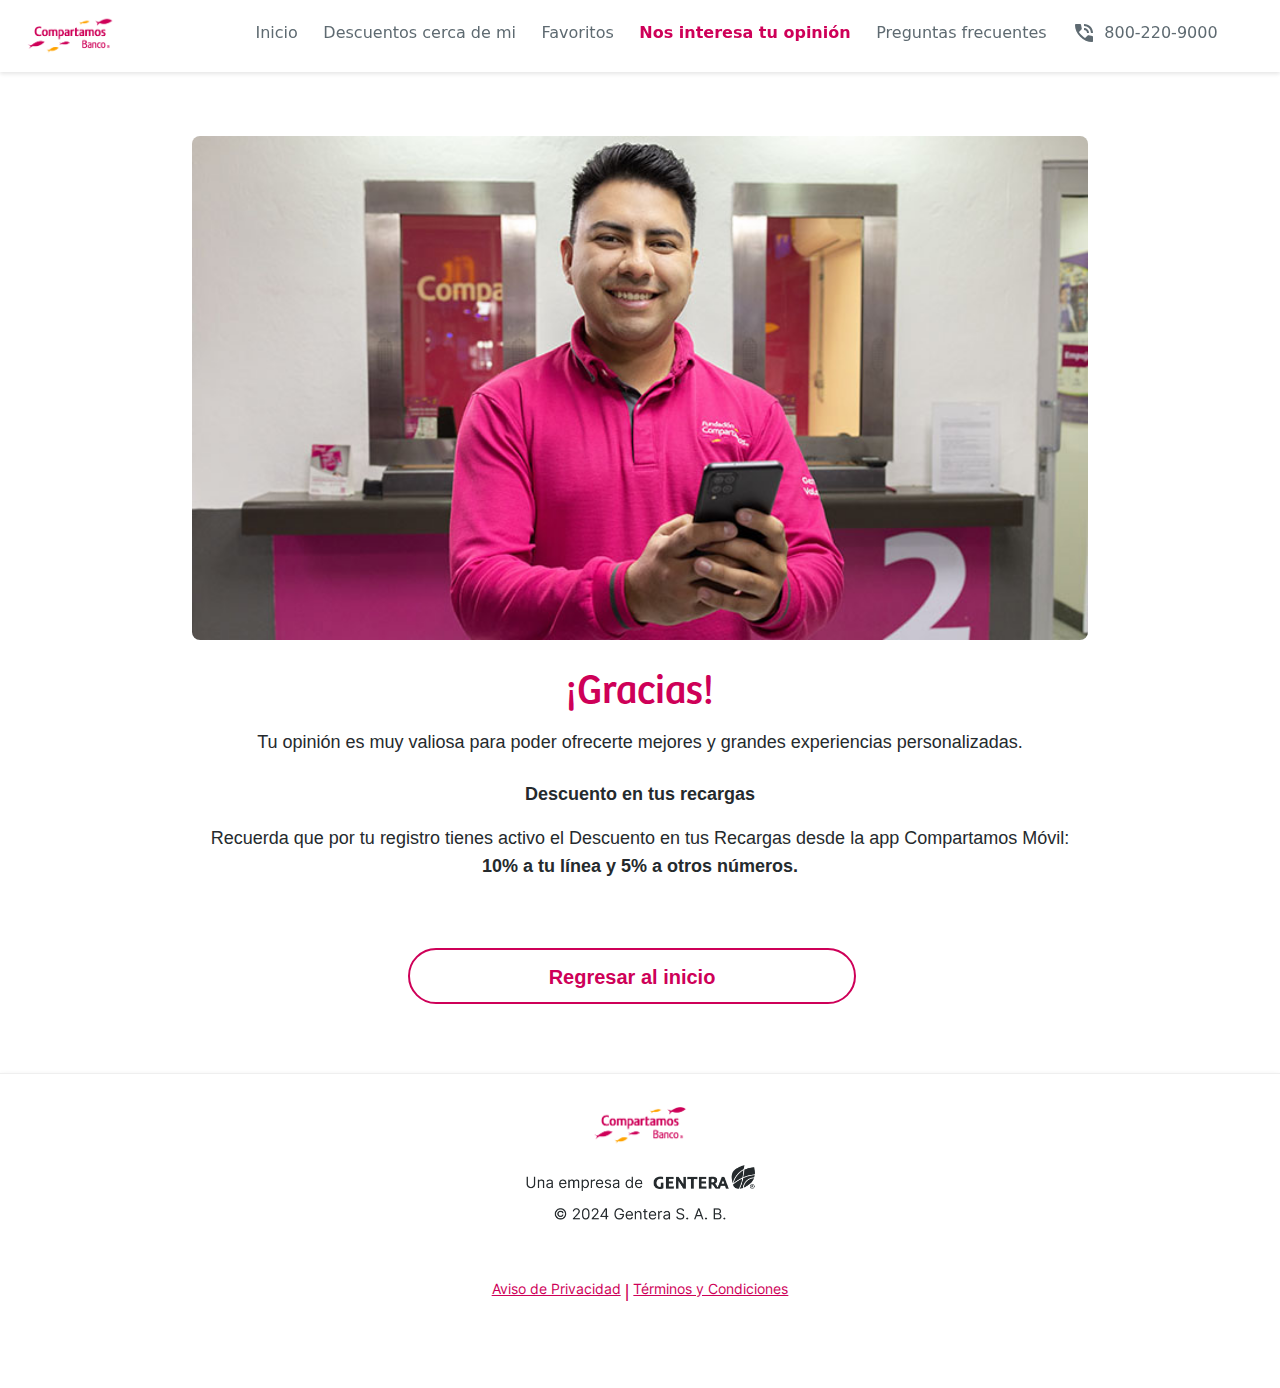
<file: opinion-gracias.html>
<!DOCTYPE html>
<html lang="es">

<head>
     <meta charset="UTF-8">
     <meta name="viewport" content="width=device-width, initial-scale=1.0">
     <meta name="robots" content="noindex">
     <meta name="googlebot" content="noindex">
     <title>Obtén descuentos exclusivos por ser cliente de Compartamos</title>
     <meta name="description"
          content="Descubre los descuentos y beneficios de Compartamos Banco. Conoce las ofertas en salud, educación, despensa y recursos para tu negocio, ¡Aprovechalos!">
     <meta name="keywords"
          content="Compartamos Banco, descuentos, beneficios, ofertas, salud, educación, despensa, negocio">
     <meta property="og:title" content="Obtén descuentos exclusivos por ser cliente de Compartamos">
     <meta property="og:description"
          content="Descubre los descuentos y beneficios de Compartamos Banco. Conoce las ofertas en salud, educación, despensa y recursos para tu negocio, ¡Aprovechalos!">
     <meta property="og:image" content="https://www.compartamos.com.mx/assets/img/logo_CB.png">
     <meta property="og:type" content="website">
     <meta property="og:url" content="https://www.compartamos.com.mx/descuentos-en-comercios">
     <link href="assets/css/bootstrap.min.css" rel="stylesheet">
     <link href="assets/css/style.css?v=7" rel="stylesheet">
     <link href="assets/css/icons-fonts.css" rel="stylesheet">
     <link rel="icon" href="assets/img/favicon.ico" type="image/x-icon">
</head>



<body>
     <!-- Checkbox oculto para controlar el sidebar y el overlay ya que solo usamos css no js -->
     <input type="checkbox" id="nav-toggle" class="nav-toggle">

     <!-- Navbar principal -->
     <nav class="navbar navbar-expand-lg navbar-light fixed-top">
          <div class="nav-container">
               <a class="navbar-brand" href="#">
                    <img src="assets/img/logo_CB.png" alt="Logo">
               </a>
               <!-- Botón para abrir/cerrar el sidebar -->
               <button class="menu-button" onclick="toggleSidebar()">
                    <img src="assets/img/icon/menu-collpasible.png" alt="Menu Icon" class="custom-menu-icon">
               </button>
               <div class="collapse navbar-collapse" id="navbarNavDropdown">
                    <ul class="navbar-nav">
                         <li class="nav-item">
                              <a class="nav-link" aria-current="page" href="#">Inicio</a>
                         </li>
                         <li class="nav-item">
                              <a class="nav-link" href="#">Descuentos cerca de mi</a>
                         </li>
                         <li class="nav-item">
                              <a class="nav-link" href="#">Favoritos</a>
                         </li>
                         <li class="nav-item">
                              <a class="nav-link active" href="#">Nos interesa tu opinión</a>
                         </li>
                         <li class="nav-item">
                              <a class="nav-link" href="#">Preguntas frecuentes</a>
                         </li>
                         <li class="nav-item transparent-border">
                              <a class="nav-link icon-list-link " href="tel:8002209000">
                                   <span class="material-symbols-outlined space-link-ico">phone_in_talk</span>
                                   800-220-9000
                         </li>
                    </ul>
               </div>
          </div>
     </nav>

     <div class="sidebar">
          <ul class="navbar-nav sticky-sidebar-close">
               <li class="nav-item transparent-border">
                    <a class="nav-link icon-list-link" href="#">
                         <span class="material-symbols-outlined space-link-ico">home</span> Inicio
                    </a>
               </li>
               <li class="nav-item transparent-border">
                    <a class="nav-link icon-list-link" href="#">
                         <span class="material-symbols-outlined space-link-ico">my_location</span> Descuentos cerca de
                         mi
                    </a>
               </li>
               <li class="nav-item transparent-border">
                    <a class="nav-link icon-list-link" href="#">
                         <span class="material-symbols-outlined space-link-ico">favorite</span> Favoritos
                    </a>
               </li>
               <li class="nav-item transparent-border">
                    <a class="nav-link icon-list-link active" href="#">
                         <span class="material-symbols-outlined space-link-ico">insert_chart</span> Nos interesa tu
                         opinión
                    </a>
               </li>
               <li class="nav-item transparent-border">
                    <a class="nav-link icon-list-link " href="#">
                         <span class="material-symbols-outlined space-link-ico">help</span> Preguntas frecuentes
                    </a>
               </li>
               <li class="nav-item transparent-border">
                    <a class="nav-link icon-list-link " href="tel:8002209000">
                         <span class="material-symbols-outlined space-link-ico">phone_in_talk</span> Contáctanos
                    </a>
               </li>
               <li class="nav-item close-session-item">
                    <hr class="hr-second-stape">
                    <a class="nav-link icon-list-link" href="#">
                         <span class="material-symbols-outlined space-link-ico">logout</span> Cerrar sesión
                    </a>
               </li>
          </ul>
     </div>



     <!-- Overlay, también un div para el checkbox, permitiendo cerrar el sidebar al clickear -->
     <div class="sidebar-overlay" onclick="toggleSidebar()"></div>

     <!-- Contenido principal de la página -->
     <main class="custom-container-s4 main-section-top">
          <div>
               <img src="assets/img/gracias-por-tus-comentarios.png" alt="Empleado sonriente" class="br-8px"
                    style="width: 100%;">
               <br>
               <br>
               <h2 class="responsive-text-align-center-to-left">¡Gracias!</h2>
               <p class="responsive-text-align-center-to-left">Tu opinión es muy valiosa para poder ofrecerte mejores y
                    grandes experiencias personalizadas.</p>
               <p class="responsive-text-align-center-to-left mt-4"><b>Descuento en tus recargas</b></p>
               <p class="responsive-text-align-center-to-left">Recuerda que por tu registro tienes activo el Descuento
                    en tus Recargas desde la app Compartamos Móvil: <b>10% a tu línea y 5% a otros números.</b> </p>
               <br>
               <br>
               <div class="d-flex justify-content-center">
                    <button class="btn-secondary w-50">Regresar al inicio</button>
               </div>
          </div>
     </main>

     <!-- Footer de la página -->
     <footer class="footer custom-footer-raised">
          <div class="container">
               <div class="row">
                    <div class="col-12">
                         <img src="assets/img/logo_CB.png" alt="Logo Compartamos Banco" width="100">
                    </div>
                    <div class="col-12">
                         <img src="assets/img/logos/gentera.png" class="img-fluid img-custom"
                              alt="Logo Compartamos Banco">
                    </div>
                    <div class="col-12">
                         <div class="footer-terms">
                              <a href="https://www.compartamos.com.mx/compartamos/regulacion/privacidad"
                                   target="_blank">Aviso de Privacidad</a>
                              <p class="vert-line-form"> | </p>
                              <a href="https://www.compartamos.com.mx/compartamos/regulacion/terminos-y-condiciones"
                                   target="_blank">Términos y Condiciones</a>
                         </div>
                    </div>
               </div>
          </div>
     </footer>
</body>
<!-- aqui va un scrtip el cual ayuda a cambiar el icono de menu por el close (x) para cerrar el sidebar, se elimina script -->
<script>
     function toggleSidebar() {
          var checkbox = document.getElementById('nav-toggle');
          var menuButton = document.querySelector('.menu-button img');

          if (checkbox.checked) {
               menuButton.src = 'assets/img/icon/menu-collpasible.png';
          } else {
               menuButton.src = 'assets/img/icon/close-sidebar.png';
          }

          checkbox.checked = !checkbox.checked;
     }

</script>

</html>
</file>
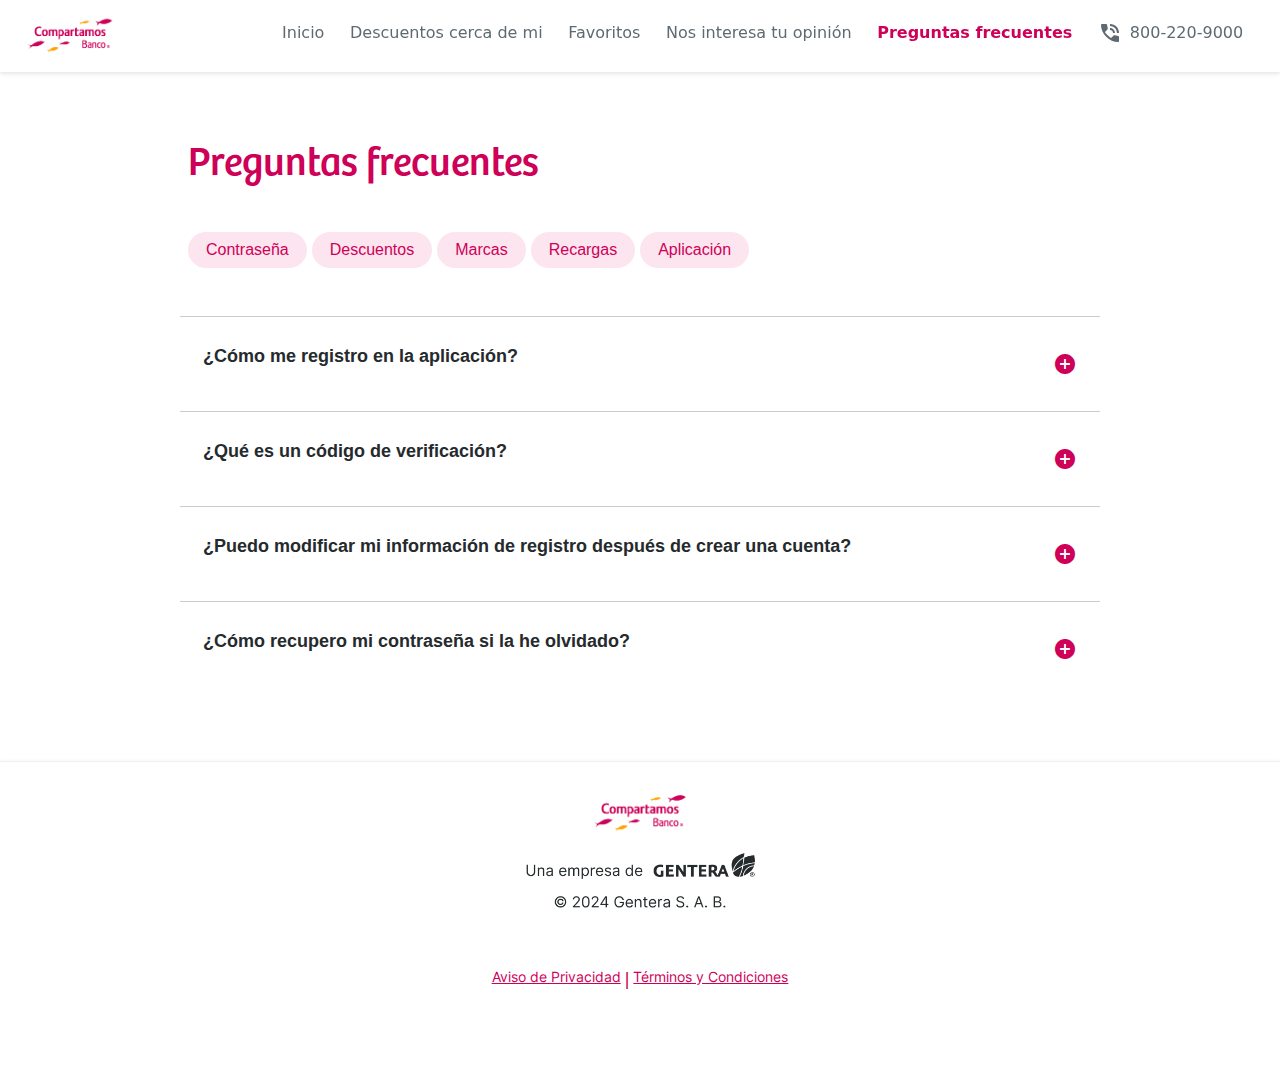
<file: preguntas-frecuentes.html>
<!DOCTYPE html>
<html lang="es">

<head>
     <meta charset="UTF-8">
     <meta name="viewport" content="width=device-width, initial-scale=1.0">
     <meta name="robots" content="noindex">
     <meta name="googlebot" content="noindex">
     <title>Obtén descuentos exclusivos por ser cliente de Compartamos</title>
     <meta name="description"
          content="Descubre los descuentos y beneficios de Compartamos Banco. Conoce las ofertas en salud, educación, despensa y recursos para tu negocio, ¡Aprovechalos!">
     <meta name="keywords"
          content="Compartamos Banco, descuentos, beneficios, ofertas, salud, educación, despensa, negocio">
     <meta property="og:title" content="Obtén descuentos exclusivos por ser cliente de Compartamos">
     <meta property="og:description"
          content="Descubre los descuentos y beneficios de Compartamos Banco. Conoce las ofertas en salud, educación, despensa y recursos para tu negocio, ¡Aprovechalos!">
     <meta property="og:image" content="https://www.compartamos.com.mx/assets/img/logo_CB.png">
     <meta property="og:type" content="website">
     <meta property="og:url" content="https://www.compartamos.com.mx/descuentos-en-comercios">
     <link href="assets/css/bootstrap.min.css" rel="stylesheet">
     <link href="assets/css/style.css?v=7" rel="stylesheet">
     <link href="assets/css/icons-fonts.css" rel="stylesheet">
     <link rel="icon" href="assets/img/favicon.ico" type="image/x-icon">
</head>

<body>
     <!-- Checkbox oculto para controlar el sidebar y el overlay ya que solo usamos css no js -->
     <input type="checkbox" id="nav-toggle" class="nav-toggle">

     <!-- Navbar principal -->
     <nav class="navbar navbar-expand-lg navbar-light fixed-top">
          <div class="nav-container">
               <a class="navbar-brand" href="#">
                    <img src="assets/img/logo_CB.png" alt="Logo">
               </a>
               <!-- Botón para abrir/cerrar el sidebar -->
               <button class="menu-button" onclick="toggleSidebar()">
                    <img src="assets/img/icon/menu-collpasible.png" alt="Menu Icon" class="custom-menu-icon">
               </button>
               <div class="collapse navbar-collapse" id="navbarNavDropdown">
                    <ul class="navbar-nav">
                         <li class="nav-item">
                              <a class="nav-link" aria-current="page" href="#">Inicio</a>
                         </li>
                         <li class="nav-item">
                              <a class="nav-link" href="#">Descuentos cerca de mi</a>
                         </li>
                         <li class="nav-item">
                              <a class="nav-link" href="#">Favoritos</a>
                         </li>
                         <li class="nav-item">
                              <a class="nav-link" href="#">Nos interesa tu opinión</a>
                         </li>
                         <li class="nav-item">
                              <a class="nav-link active" href="#">Preguntas frecuentes</a>
                         </li>
                         <li class="nav-item transparent-border">
                              <a class="nav-link icon-list-link " href="tel:8002209000">
                                   <span class="material-symbols-outlined space-link-ico">phone_in_talk</span>
                                   800-220-9000
                              </a>
                         </li>
                    </ul>
               </div>
          </div>
     </nav>

     <div class="sidebar">
          <ul class="navbar-nav sticky-sidebar-close">
               <li class="nav-item transparent-border">
                    <a class="nav-link icon-list-link" href="#">
                         <span class="material-symbols-outlined space-link-ico">home</span> Inicio
                    </a>
               </li>
               <li class="nav-item transparent-border">
                    <a class="nav-link icon-list-link" href="#">
                         <span class="material-symbols-outlined space-link-ico">my_location</span> Descuentos cerca de
                         mi
                    </a>
               </li>
               <li class="nav-item transparent-border">
                    <a class="nav-link icon-list-link" href="#">
                         <span class="material-symbols-outlined space-link-ico">favorite</span> Favoritos
                    </a>
               </li>
               <li class="nav-item transparent-border">
                    <a class="nav-link icon-list-link" href="#">
                         <span class="material-symbols-outlined space-link-ico">insert_chart</span> Nos interesa tu
                         opinión
                    </a>
               </li>
               <li class="nav-item transparent-border">
                    <a class="nav-link icon-list-link active" href="#">
                         <span class="material-symbols-outlined space-link-ico">help</span> Preguntas frecuentes
                    </a>
               </li>
               <li class="nav-item transparent-border">
                    <a class="nav-link icon-list-link " href="tel:8002209000">
                         <span class="material-symbols-outlined space-link-ico">phone_in_talk</span> Contáctanos
                    </a>
               </li>
               <li class="nav-item close-session-item">
                    <hr class="hr-second-stape">
                    <a class="nav-link icon-list-link" href="#">
                         <span class="material-symbols-outlined space-link-ico">logout</span> Cerrar sesión
                    </a>
               </li>
          </ul>
     </div>



     <!-- Overlay, también un div para el checkbox, permitiendo cerrar el sidebar al clickear -->
     <div class="sidebar-overlay" onclick="toggleSidebar()"></div>

     <!-- Contenido principal de la página -->
     <main class="custom-container-s4 main-section-top">
          <div class="row">
               <div class="col-12 d-flex align-items-center justify-content-between filter-seciton-first">
                    <h2>Preguntas frecuentes</h2>
               </div>
               <div class="d-flex mb-3">
                    <input type="radio" name="bbtn" id="badge1" class="bbtn">
                    <label class="bbtn" for="badge1">Contraseña</label>
                    <input type="radio" name="bbtn" id="badge2" class="bbtn">
                    <label class="bbtn" for="badge2">Descuentos</label>
                    <input type="radio" name="bbtn" id="badge3" class="bbtn">
                    <label class="bbtn" for="badge3">Marcas</label>
                    <input type="radio" name="bbtn" id="badge4" class="bbtn">
                    <label class="bbtn" for="badge4">Recargas</label>
                    <input type="radio" name="bbtn" id="badge5" class="bbtn">
                    <label class="bbtn" for="badge5">Aplicación</label>
               </div>
               <div class="collapsible-content">
                    <input type="checkbox" id="collapsible1">
                    <label for="collapsible1" class="collapsible-header">
                         <p>¿Cómo me registro en la aplicación?</p>
                         <span class="material-symbols-outlined cb-color">
                              add_circle
                         </span>
                    </label>
                    <div class="collapsible-body">
                         Para registrarte, necesitarás proporcionar tu número de cliente y tu teléfono de celular, al
                         cual enviaremos un código de verificación.
                    </div>
               </div>

               <div class="collapsible-content">
                    <input type="checkbox" id="collapsible2">
                    <label for="collapsible2" class="collapsible-header">
                         <p>¿Qué es un código de verificación?</p>
                         <span class="material-symbols-outlined cb-color">
                              add_circle
                         </span>
                    </label>
                    <div class="collapsible-body">
                         Es una serie de números que enviamos a tu teléfono por SMS para garantizar que puedas acceder a
                         tu cuenta creada.
                    </div>
               </div>
               <div class="collapsible-content">
                    <input type="checkbox" id="collapsible3">
                    <label for="collapsible3" class="collapsible-header">
                         <p>¿Puedo modificar mi información de registro después de crear una cuenta?</p>
                         <span class="material-symbols-outlined cb-color">
                              add_circle
                         </span>
                    </label>
                    <div class="collapsible-body">
                         Sí, puedes modificar tu información de registro en cualquier momento accediendo a tu perfil en
                         la aplicación o en el sitio web.
                    </div>
               </div>
               <div class="collapsible-content">
                    <input type="checkbox" id="collapsible4">
                    <label for="collapsible4" class="collapsible-header">
                         <p>¿Cómo recupero mi contraseña si la he olvidado?</p>
                         <span class="material-symbols-outlined cb-color">
                              add_circle
                         </span>
                    </label>
                    <div class="collapsible-body">
                         Si has olvidado tu contraseña, puedes recuperarla haciendo clic en el enlace "Olvidé mi
                         contraseña" en la página de inicio de sesión.
                    </div>
               </div>

          </div>
     </main>

     <!-- Footer de la página -->
     <footer class="footer custom-footer-raised">
          <div class="container">
               <div class="row">
                    <div class="col-12">
                         <img src="assets/img/logo_CB.png" alt="Logo Compartamos Banco" width="100">
                    </div>
                    <div class="col-12">
                         <img src="assets/img/logos/gentera.png" class="img-fluid img-custom"
                              alt="Logo Compartamos Banco">
                    </div>
                    <div class="col-12">
                         <div class="footer-terms">
                              <a href="https://www.compartamos.com.mx/compartamos/regulacion/privacidad"
                                   target="_blank">Aviso de Privacidad</a>
                              <p class="vert-line-form"> | </p>
                              <a href="https://www.compartamos.com.mx/compartamos/regulacion/terminos-y-condiciones"
                                   target="_blank">Términos y Condiciones</a>
                         </div>
                    </div>
               </div>
          </div>
     </footer>
</body>
<!-- aqui va un scrtip el cual ayuda a cambiar el icono de menu por el close (x) para cerrar el sidebar, se elimina script -->
<script>
     function toggleSidebar() {
          var checkbox = document.getElementById('nav-toggle');
          var menuButton = document.querySelector('.menu-button img');

          if (checkbox.checked) {
               menuButton.src = 'assets/img/icon/menu-collpasible.png';
          } else {
               menuButton.src = 'assets/img/icon/close-sidebar.png';
          }

          checkbox.checked = !checkbox.checked;
     }

</script>

</html>
</file>
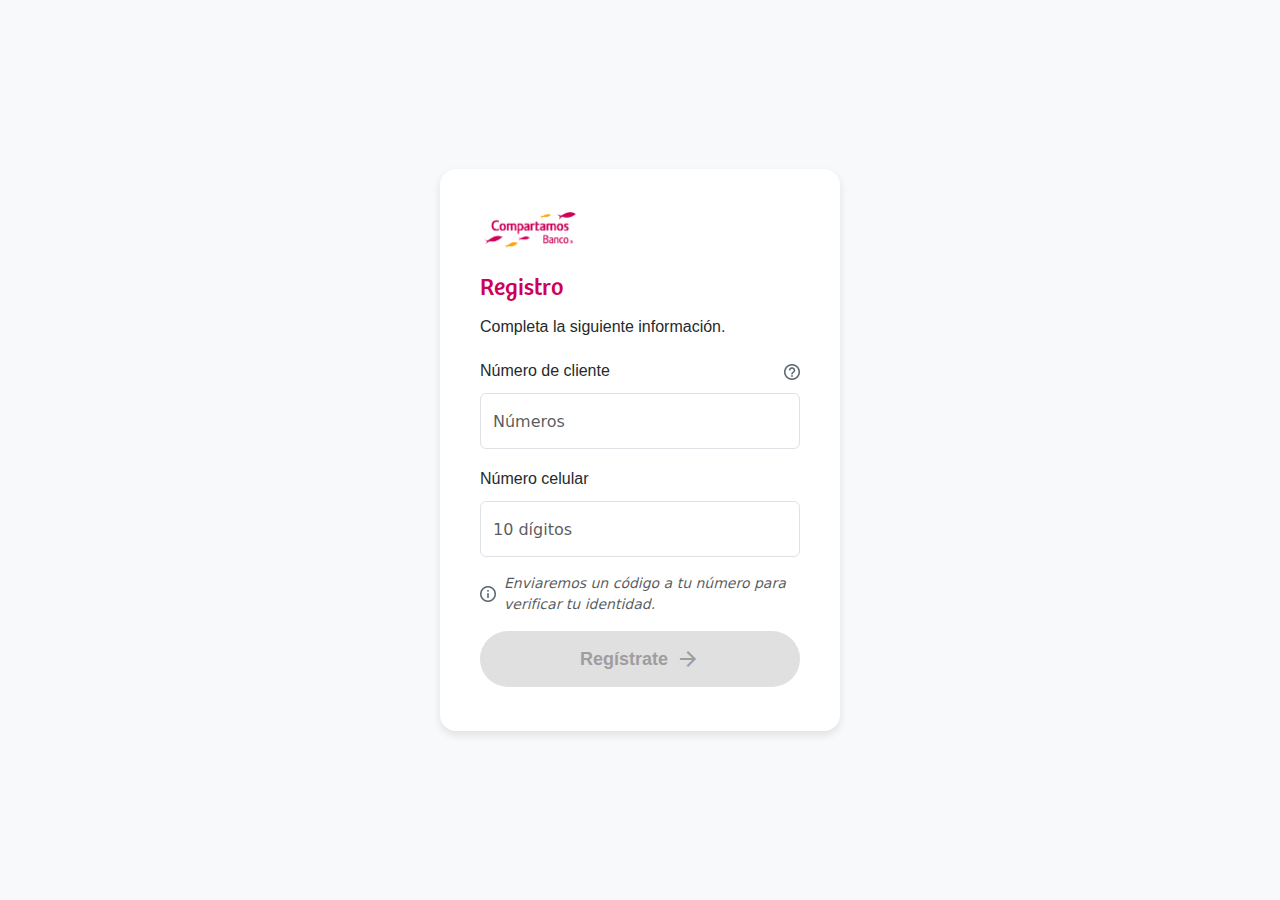
<file: registro-fromulario.html>
<!DOCTYPE html>
<html lang="es">
<head>
    <meta charset="UTF-8">
    <meta name="viewport" content="width=device-width, initial-scale=1.0">
    <meta name="robots" content="noindex">
    <meta name="googlebot" content="noindex">
    <title>Registro</title>
    <meta name="description"
         content="Conoce el baúl de los recuerdos y revive tus momentos. Gracias por formar parte de nuestros eventos en Compartamos Banco. ¡Mira la galería y disfrútala!.">
    <meta name="keywords" content="Compartamos Banco">
    <meta property="og:image" content="assets/img/logo_CB.png">
    <meta property="og:title" content="Baúl de los recuerdos - Compartamos Banco">
    <meta property="og:description"
         content="Nos encantó que formaras parte de los eventos donde reconocemos tu compromiso. Checa nuestra galería y revive tus mejores momentos.">
    <meta property="og:type" content="website">
    <meta property="og:url" content="https://www.compartamos.com.mx/baul-de-los-recuerdos">
    <link href="assets/css/bootstrap.min.css" rel="stylesheet">
    <link href="assets/css/style.css?v=7" rel="stylesheet">
    <link href="assets/css/icons-fonts.css" rel="stylesheet">
    <link rel="icon" href="assets/img/favicon.ico" type="image/x-icon">
</head>
<body class="bg-forms">
    <main class="d-flex justify-content-center align-items-center vh-100">
        <div class="form-container">
            <div class="text-center mb-3">
                <img src="assets/img/logo_CB.png" alt="Compartamos Banco" class="img-fluid left-aligned-img" width="100">
                <br>
                <br>
            </div>
            <h5 class="text-start">Registro</h5>
            <p class="text-start font-p-forms">Completa la siguiente información.</p>
            <form>
                <div class="mb-3">
                    <label for="cliente" class="form-label d-flex justify-content-between">
                        Número de cliente
                        <a href="#miModal">
                            <img src="assets/img/icon/help-icon.png" alt="Ícono" class="img-fluid" width="16">
                        </a>
                    </label>
                    <input type="text" class="form-control" id="cliente" placeholder="Números" required>
                </div>
                <div class="mb-3">
                    <label for="celular" class="form-label">Número celular</label>
                    <input type="tel" class="form-control" id="celular" placeholder="10 dígitos" required>
                </div>
                <div class="mb-3 text-muted d-flex align-items-center">
                    <img src="assets/img/icon/info.png" alt="Ícono" width="16" class="me-2 img-fluid">
                    <small class="fst-italic">Enviaremos un código a tu número para verificar tu identidad.</small>
                </div>
                <button type="submit" class="btn-forms-st01 w-100" disabled>
                    Regístrate
                    <span class="material-symbols-outlined icon-right">arrow_forward</span>
                </button>
            </form>
        </div>

        <!-- Modal Número de Cliente -->
        <div id="miModal" class="modal-customer-form">
            <a href="#" class="modal-overlay"></a>
            <div class="modal-customer-form-content">
                <div class="drag-indicator"></div>
                <div class="modal-header">Número de cliente</div>
                <div class="modal-body">
                    <p>Tu número de cliente lo puedes encontrar en:</p>
                    <ul>
                        <li>En la APP Compartamos Móvil/ícono de menú en la parte superior izquierda.</li>
                        <li>Pregunta a tu Promotor/Asesor.</li>
                    </ul>
                </div>
            </div>
        </div>
    </main>
</body>
</html>
</file>
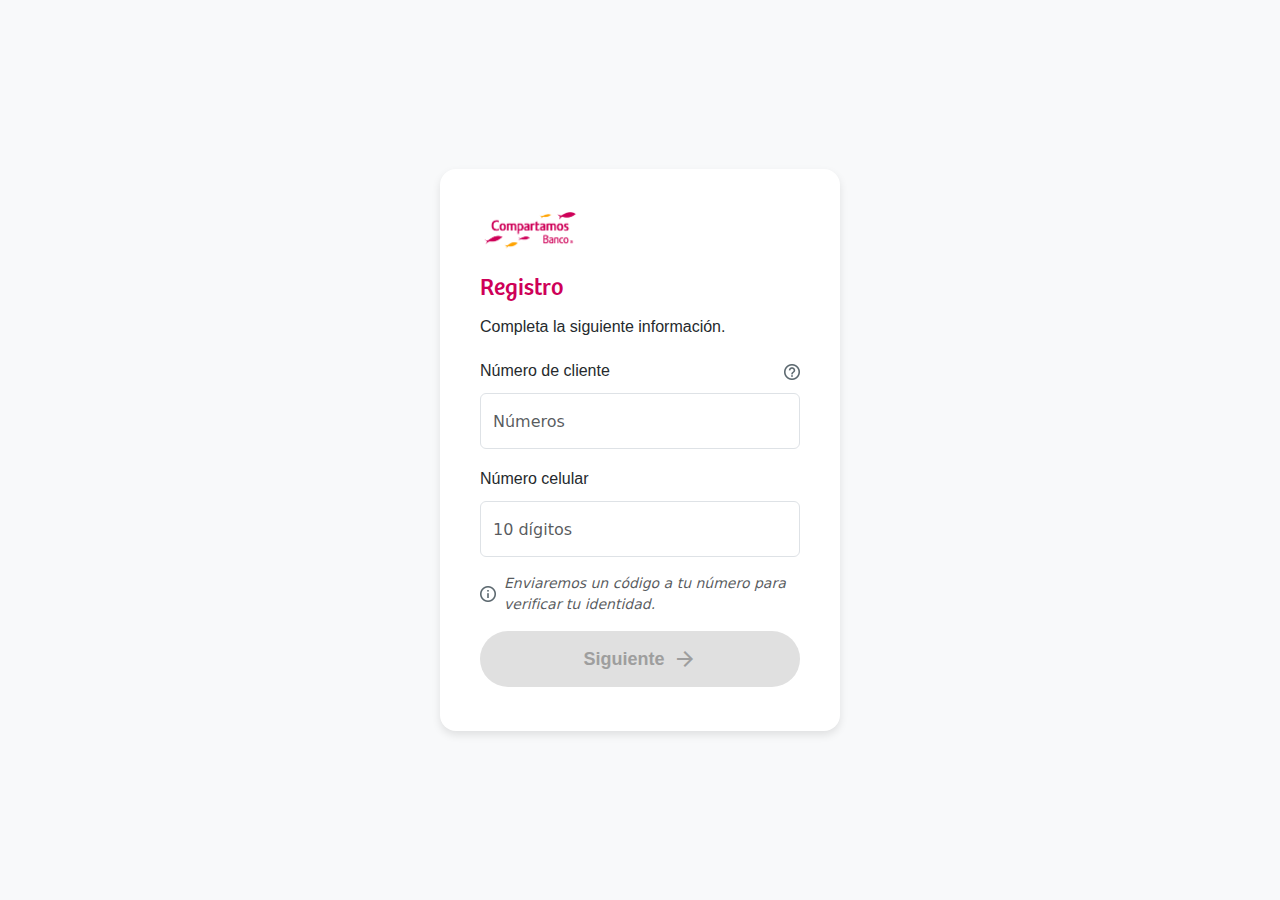
<file: registro.html>
<!DOCTYPE html>
<html lang="es">
<head>
    <meta charset="UTF-8">
    <meta name="viewport" content="width=device-width, initial-scale=1.0">
    <meta name="robots" content="noindex">
    <meta name="googlebot" content="noindex">
    <title>Obtén descuentos exclusivos por ser cliente de Compartamos</title>
    <meta name="description" content="Descubre los descuentos y beneficios de Compartamos Banco. Conoce las ofertas en salud, educación, despensa y recursos para tu negocio, ¡Aprovechalos!">
    <meta name="keywords" content="Compartamos Banco, descuentos, beneficios, ofertas, salud, educación, despensa, negocio">
    <meta property="og:title" content="Obtén descuentos exclusivos por ser cliente de Compartamos">
    <meta property="og:description" content="Descubre los descuentos y beneficios de Compartamos Banco. Conoce las ofertas en salud, educación, despensa y recursos para tu negocio, ¡Aprovechalos!">
    <meta property="og:image" content="https://www.compartamos.com.mx/assets/img/logo_CB.png">
    <meta property="og:type" content="website">
    <meta property="og:url" content="https://www.compartamos.com.mx/descuentos-en-comercios">
    <link href="assets/css/bootstrap.min.css" rel="stylesheet">
     <link href="assets/css/style.css?v=7" rel="stylesheet">
     <link href="assets/css/icons-fonts.css" rel="stylesheet">
     <link rel="icon" href="assets/img/favicon.ico" type="image/x-icon">
</head>
<body class="bg-forms">
    <main class="d-flex justify-content-center align-items-center vh-100">
        <div class="form-container">
            <div class="text-center mb-3">
                <img src="assets/img/logo_CB.png" alt="Compartamos Banco" class="img-fluid left-aligned-img" width="100">
                <br>
                <br>
            </div>
            <h5 class="text-start">Registro</h5>
            <p class="text-start font-p-forms">Completa la siguiente información.</p>
            <form>
                <div class="mb-3">
                    <label for="cliente" class="form-label d-flex justify-content-between">
                        Número de cliente
                        <a href="#miModal">
                            <img src="assets/img/icon/help-icon.png" alt="Ícono" class="img-fluid" width="16">
                        </a>
                    </label>
                    <input type="text" class="form-control" id="cliente" placeholder="Números" required>
                </div>
                <div class="mb-3">
                    <label for="celular" class="form-label">Número celular</label>
                    <input type="tel" class="form-control" id="celular" placeholder="10 dígitos" required>
                </div>
                <div class="mb-3 text-muted d-flex align-items-center">
                    <img src="assets/img/icon/info.png" alt="Ícono" width="16" class="me-2 img-fluid">
                    <small class="fst-italic">Enviaremos un código a tu número para verificar tu identidad.</small>
                </div>
                <button type="submit" class="btn-forms-st01 w-100" disabled>
                    Siguiente
                    <span class="material-symbols-outlined icon-right">arrow_forward</span>
                </button>
            </form>
        </div>

        <!-- Modal Número de Cliente -->
        <div id="miModal" class="modal-customer-form">
            <div class="modal-customer-form-content">
                <div class="drag-indicator"></div>
                <div class="modal-header">Número de cliente</div>
                <div class="modal-body">
                    <p>Tu número de cliente lo puedes encontrar en:</p>
                    <ul>
                        <li>En la APP Compartamos Móvil/ícono de menú en la parte superior izquierda.</li>
                        <li>Pregunta a tu Promotor/Asesor.</li>
                    </ul>
                </div>
            </div>
        </div>
    </main>
</body>
</html>
</file>
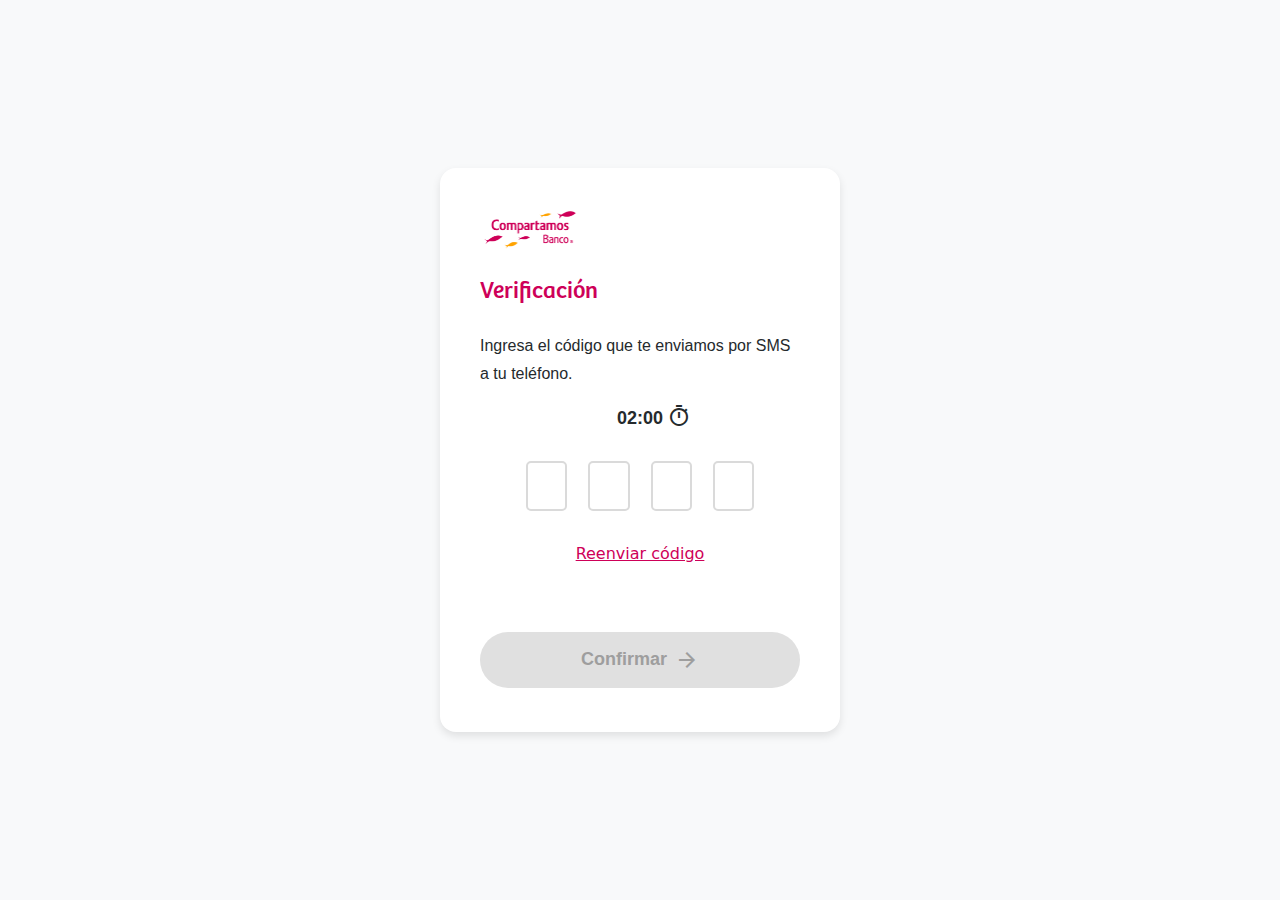
<file: verificacion.html>
<!DOCTYPE html>
<html lang="es">

<head>
    <meta charset="UTF-8">
    <meta name="viewport" content="width=device-width, initial-scale=1.0">
    <meta name="robots" content="noindex">
    <meta name="googlebot" content="noindex">
    <title>Obtén descuentos exclusivos por ser cliente de Compartamos</title>
    <meta name="description"
        content="Descubre los descuentos y beneficios de Compartamos Banco. Conoce las ofertas en salud, educación, despensa y recursos para tu negocio, ¡Aprovechalos!">
    <meta name="keywords"
        content="Compartamos Banco, descuentos, beneficios, ofertas, salud, educación, despensa, negocio">
    <meta property="og:title" content="Obtén descuentos exclusivos por ser cliente de Compartamos">
    <meta property="og:description"
        content="Descubre los descuentos y beneficios de Compartamos Banco. Conoce las ofertas en salud, educación, despensa y recursos para tu negocio, ¡Aprovechalos!">
    <meta property="og:image" content="https://www.compartamos.com.mx/assets/img/logo_CB.png">
    <meta property="og:type" content="website">
    <meta property="og:url" content="https://www.compartamos.com.mx/descuentos-en-comercios">
    <link href="assets/css/bootstrap.min.css" rel="stylesheet">
    <link href="assets/css/style.css?v=7" rel="stylesheet">
    <link href="assets/css/icons-fonts.css" rel="stylesheet">
    <link rel="icon" href="assets/img/favicon.ico" type="image/x-icon">
</head>

<body class="bg-forms">
    <main class="d-flex justify-content-center align-items-center vh-100">
        <div class="form-container">
            <div class=" mb-4">
                <img src="assets/img/logo_CB.png" alt="Compartamos Banco" class="img-fluid" width="100">
            </div>
            <h5 class="text-start mb-4">Verificación</h5>
            <p class="text-start font-p-forms">Ingresa el código que te enviamos por SMS a tu teléfono.</p>
            <div>
                <p class="text-center no-margin"><b>02:00<span
                            class="material-symbols-outlined icon-position-timer outlined-force ">
                            timer
                        </span></b></p>
            </div>
            <form class="verification-form" action="submit_page.html" method="post">
                <div class="input-group">
                    <input type="text" class="form-control code-input" id="code1" maxlength="1" required>
                    <input type="text" class="form-control code-input" id="code2" maxlength="1" required>
                    <input type="text" class="form-control code-input" id="code3" maxlength="1" required>
                    <input type="text" class="form-control code-input" id="code4" maxlength="1" required>
                </div>
                <div class="link-space-form text-center">
                    <a href="#" class="text-primary-link">Reenviar código</a>
                </div>
                <button type="submit" class="btn-forms-st01 w-100" disabled>
                    Confirmar
                    <span class="material-symbols-outlined icon-hide-small icon-right">arrow_forward</span>
                </button>
            </form>
        </div>
    </main>
</body>

</html>
</file>
<file: assets/css/style.css>
body.modal-open {
    overflow: hidden;
    overflow: hidden;
    position: fixed;
    width: 100%;
}

a {
    color: rgba(var(--bs-link-color-rgb), var(--bs-link-opacity, 1));
    text-decoration: auto;
}

/*  Fonts INTER   */
@font-face {
    font-family: 'Inter-Black';
    src: url('../fonts/INTER/Inter-Black.ttf');
    font-weight: 600;
    font-style: normal;
    font-display: swap;
}

@font-face {
    font-family: 'Inter-Bold';
    src: url('../fonts/INTER/Inter-Bold.ttf');
    font-weight: 600;
    font-style: normal;
    font-display: swap;
}

@font-face {
    font-family: 'Inter-ExtraBold';
    src: url('../fonts/INTER/Inter-ExtraBold.ttf');
    font-weight: 600;
    font-style: normal;
    font-display: swap;
}

@font-face {
    font-family: 'Inter-ExtraLight';
    src: url('../fonts/INTER/Inter-ExtraLight.ttf');
    font-weight: 600;
    font-style: normal;
    font-display: swap;
}

@font-face {
    font-family: 'Inter-Light';
    src: url('../fonts/INTER/Inter-Light.ttf');
    font-weight: 600;
    font-style: normal;
    font-display: swap;
}

@font-face {
    font-family: 'Inter-Medium';
    src: url('../fonts/INTER/Inter-Medium.ttf');
    font-weight: 600;
    font-style: normal;
    font-display: swap;
}

@font-face {
    font-family: 'Inter-Regular';
    src: url('../fonts/INTER/Inter-Regular.ttf');
    font-weight: 600;
    font-style: normal;
    font-display: swap;
}

@font-face {
    font-family: 'Inter-SemiBold';
    src: url('../fonts/INTER/Inter-SemiBold.ttf');
    font-weight: 600;
    font-style: normal;
    font-display: swap;
}

@font-face {
    font-family: 'Inter-Thin';
    src: url('../fonts/INTER/Inter-Thin.ttf');
    font-weight: 600;
    font-style: normal;
    font-display: swap;
}

/*  Amor  */
@font-face {
    font-family: 'AmorSansPro';
    src: url('../fonts/Amor/AmorSansPro.otf');
    font-weight: 600;
    font-style: normal;
    font-display: swap;
}

@font-face {
    font-family: 'AmorSansProBold';
    src: url('../fonts/Amor/AmorSansProBold.otf');
    font-weight: 600;
    font-style: normal;
    font-display: swap;
}

@font-face {
    font-family: 'AmorSansProItalic';
    src: url('../fonts/Amor/AmorSansProItalic.otf');
    font-weight: 600;
    font-style: normal;
    font-display: swap;
}

@font-face {
    font-family: 'AmorSansProBoldItalic';
    src: url('../fonts/Amor/AmorSansProBoldItalic.otf');
    font-weight: 600;
    font-style: normal;
    font-display: swap;
}

@font-face {
    font-family: 'AmorSansTextPro';
    src: url('../fonts/Amor/AmorSansTextPro.otf');
    font-weight: 600;
    font-style: normal;
    font-display: swap;
}

@font-face {
    font-family: 'AmorSansTextProBold';
    src: url('../fonts/Amor/AmorSansTextProBold.otf');
    font-weight: 600;
    font-style: normal;
    font-display: swap;
}

@font-face {
    font-family: 'AmorSansTextProBoldItalic';
    src: url('../fonts/Amor/AmorSansTextProBoldItalic.otf');
    font-weight: 600;
    font-style: normal;
    font-display: swap;
}

@font-face {
    font-family: 'AmorSansTextProItalic';
    src: url('../fonts/Amor/AmorSansTextProItalic.otf');
    font-weight: 600;
    font-style: normal;
    font-display: swap;
}

@font-face {
    font-family: 'AmorSerifPro';
    src: url('../fonts/Amor/AmorSerifPro.otf');
    font-weight: 600;
    font-style: normal;
    font-display: swap;
}

@font-face {
    font-family: 'AmorSerifProBold';
    src: url('../fonts/Amor/AmorSerifProBold.otf');
    font-weight: 600;
    font-style: normal;
    font-display: swap;
}

@font-face {
    font-family: 'AmorSerifProBoldItalic';
    src: url('../fonts/Amor/AmorSerifProBoldItalic.otf');
    font-weight: 600;
    font-style: normal;
    font-display: swap;
}

@font-face {
    font-family: 'AmorSerifProItalic';
    src: url('../fonts/Amor/AmorSerifProItalic.otf');
    font-weight: 600;
    font-style: normal;
    font-display: swap;
}

@font-face {
    font-family: 'AmorSerifTextPro';
    src: url('../fonts/Amor/AmorSerifTextPro.otf');
    font-weight: 600;
    font-style: normal;
    font-display: swap;
}

@font-face {
    font-family: 'AmorSerifTextProBold';
    src: url('../fonts/Amor/AmorSerifTextProBold.otf');
    font-weight: 600;
    font-style: normal;
    font-display: swap;
}

@font-face {
    font-family: 'AmorSerifTextProBoldItalic';
    src: url('../fonts/Amor/AmorSerifTextProBoldItalic.otf');
    font-weight: 600;
    font-style: normal;
    font-display: swap;
}

@font-face {
    font-family: 'AmorSerifTextProItalic';
    src: url('../fonts/Amor/AmorSerifTextProItalic.otf');
    font-weight: 600;
    font-style: normal;
    font-display: swap;
}

/*  Bree  */
@font-face {
    font-family: 'BreeBold';
    src: url('../fonts/Bree/BreeBold.otf');
    font-weight: 600;
    font-style: normal;
    font-display: swap;
}

/*  Bree  */
@font-face {
    font-family: 'Bree-SemiBold';
    src: url('../fonts/Bree/bree-semibold.ttf');
    font-weight: 600;
    font-style: normal;
    font-display: swap;
}

@font-face {
    font-family: 'BreeExtrabold';
    src: url('../fonts/Bree/BreeExtrabold.otf');
    font-weight: 600;
    font-style: normal;
    font-display: swap;
}

@font-face {
    font-family: 'BreeLight';
    src: url('../fonts/Bree/BreeLight.otf');
    font-weight: 600;
    font-style: normal;
    font-display: swap;
}

@font-face {
    font-family: 'BreeOblique_Bold';
    src: url('../fonts/Bree/BreeOblique_Bold.otf');
    font-weight: 600;
    font-style: normal;
    font-display: swap;
}

@font-face {
    font-family: 'BreeOblique_Extrabold';
    src: url('../fonts/Bree/BreeOblique_Extrabold.otf');
    font-weight: 600;
    font-style: normal;
    font-display: swap;
}

@font-face {
    font-family: 'BreeOblique_Light';
    src: url('../fonts/Bree/BreeOblique_Light.otf');
    font-weight: 600;
    font-style: normal;
    font-display: swap;
}

@font-face {
    font-family: 'BreeOblique_Reg';
    src: url('../fonts/Bree/BreeOblique_Reg.otf');
    font-weight: 600;
    font-style: normal;
    font-display: swap;
}

@font-face {
    font-family: 'BreeOblique_Thin';
    src: url('../fonts/Bree/BreeOblique_Thin.otf');
    font-weight: 600;
    font-style: normal;
    font-display: swap;
}

@font-face {
    font-family: 'Bree';
    src: url('../fonts/Bree/BreeRegular.otf');
    font-weight: 800;
    font-style: normal;
    font-display: swap;
}

@font-face {
    font-family: 'BreeSerif-Regular';
    src: url('../fonts/Bree/BreeSerif-Regular.ttf');
    font-weight: 600;
    font-style: normal;
    font-display: swap;
}

@font-face {
    font-family: 'BreeThin';
    src: url('../fonts/Bree/BreeThin.otf');
    font-weight: 600;
    font-style: normal;
    font-display: swap;
}


.row>* {
    padding-left: 0.5rem;
    /* Nuevo valor para padding-left */
    padding-right: 0.5rem;
    /* Nuevo valor para padding-right */
}

h3 {
    font-family: 'BreeRegular';
    color: #CE0058;

}

h4 {
    font-family: 'BreeRegular';
    color: #D50057;
}

h5 {
    font-family: 'Inter-Bold';
    font-size: 1.1rem;
}

.main-section-top {
    margin-top: 136px !important;
    /* Margen para dispositivos de escritorio y mayores */
}

/* Media query para dispositivos móviles */
@media (max-width: 768px) {
    .main-section-top {
        margin-top: 74px !important;
        /* Margen para dispositivos móviles */
    }
}


img {
    max-width: 100%;
}

h3 {
    font-size: 48px;
}

main h1 {
    color: #CE0058;
    font-family: 'BreeBold';
    font-size: 64px;
    line-height: 56px;
    font-weight: 400;
    margin-bottom: 40px !important;
}

/* Estilos específicos para dispositivos móviles */
@media (max-width: 600px) {
    main h1 {
        margin-bottom: 0px !important;
        /* Cambiado a 0px para móviles */
        font-size: 36px;
    }
}

/* Estilos base para h2 dentro de main */
main h2 {
    color: #CE0058;
    font-family: 'Bree';
    font-size: 40px;
    line-height: 56px;
    font-weight: 400;
}

/* Estilos específicos para dispositivos móviles */
@media (max-width: 600px) {
    main h2 {
        font-size: 26px;
        /* Tamaño reducido para móviles */
        margin-bottom: 0px !important;
        /* Margen inferior eliminado para móviles */
    }
}


main h3 {
    color: #CE0058;
    font-family: 'Bree';
    font-size: 48px;
    /* Tamaño de fuente para h3 */
    line-height: 48px;
    font-weight: 400;
    margin-bottom: 32px !important;
}

/* Estilos específicos para dispositivos móviles */
@media (max-width: 600px) {
    main h3 {

        font-size: 28px;
        /* Tamaño de fuente para h3 */
        margin-bottom: 0px !important;
        line-height: 38px;
    }
}


/* Estilos base para h4 dentro de main */
main h4 {
    font-size: 28px;
    /* Tamaño de fuente para h4 */
    color: #CE0058;
    font-family: 'Bree';
    line-height: 34px;
    font-weight: 400;
}

/* Estilos específicos para dispositivos móviles */
@media (max-width: 600px) {
    main h4 {
        font-size: 18px !important;
        /* Tamaño reducido para móviles */
    }
}

.responsive-p {
    text-align: center;
}

/* Estilos específicos para dispositivos móviles */
@media (max-width: 600px) {
    .responsive-p {
        text-align: left !important;
    }
}

main h5 {
    font-size: 24px;
    /* Tamaño de fuente para h5 */
    color: #CE0058;
    font-family: 'Bree';
    font-size: 24px;
    /* Tamaño de fuente para h3 */
    line-height: 32px;
    font-weight: 400;
}

main h6 {
    font-size: 20px;
    /* Tamaño de fuente para h6 */
    color: #CE0058;
    font-family: 'Bree';
    font-size: 18px;
    /* Tamaño de fuente para h3 */
    line-height: 24px;
    font-weight: 400;
}

p {
    text-wrap: pretty;
    font-family: 'Inter', sans-serif;
    font-size: 18px;
    line-height: 28px;
    color: #252A2D;
}

.h4-inter {
    font-size: 28px;
    /* Tamaño de fuente */
    color: #252A2D;
    /* Color de fuente */
    font-family: 'Inter', sans-serif;
    /* Fuente Inter */
    font-weight: 600;
    /* Semibold */
    line-height: 34px;
}

header,
footer {
    background-color: #FFFFFF;
    min-height: 57px;
    background: #FFFFFF 0% 0% no-repeat padding-box;
    box-shadow: 0px 3px 6px #00000029;

}

header img {
    max-width: 134px;
    margin: 0 auto;
    display: block;
}

header .container {
    padding: 15px 0;
}

aside a:hover {
    color: #CE0058;
    text-decoration: underline;
}

aside a {
    display: block;
    text-decoration: none;
    color: #252A2D;
    font-size: 13px;
    font-family: 'AmorSansPro';
}

aside a.title:hover {

    text-decoration: none;
}

aside a.title {
    color: #CE0058;
    font-size: 18px;
    padding: 10px 0;
    font-family: 'AmorSansProBold';
    font-weight: bold;
}

aside a.Editables {
    font-family: 'AmorSansProItalic';
    color: #847770;
}

img {
    max-width: 100%;
}

.Desktop {
    display: block;
}

.Mobile {
    display: none;
}

p {
    font-size: 18px;
    color: #252A2D;
}

.slick-slide img {
    padding: 0 5px;
}

.slick-dotted.slick-slider {
    max-width: 100%;
}

/* Estilos base para contenedores */
.container,
.container-fluid,
.container-lg,
.container-md,
.container-sm,
.container-xl,
.container-xxl {
    --bs-gutter-x: 3.5rem;
    --bs-gutter-y: 0;
    width: 100%;
    padding-right: calc(var(--bs-gutter-x) * .5);
    padding-left: calc(var(--bs-gutter-x) * .5);
    margin-right: auto;
    margin-left: auto;
}

/* Estilos específicos para dispositivos móviles */
@media (max-width: 600px) {

    .container,
    .container-fluid,
    .container-lg,
    .container-md,
    .container-sm,
    .container-xl,
    .container-xxl {
        --bs-gutter-x: 1.5rem;
        /* Cambiado a 0rem para móviles */
    }
}


/* Nuestra Marca */

.articleRectangle {
    position: relative;
    text-align: center;
    color: white;
}

.articleRectangle span {
    font-family: 'BreeRegular';
}

.articleRectangle span.title {
    font-size: 2rem;
}

#tonoyvoz .articleRectangle span.title {
    font-size: 1em;
    width: 60%;
    position: relative;
    display: block;
    margin: 0vw auto 0 auto;
    text-align: left;
}

#tonoyvoz span.gray {
    color: #847770;
    font-family: 'BreeRegular';
    text-align: center;
    display: block;
    font-size: 30px;
}

.rectangle {
    position: absolute;
    top: 0;
    left: 0;
    z-index: -1;
    padding-right: calc(var(--bs-gutter-x) * .5);
    padding-left: calc(var(--bs-gutter-x) * .5);
}

#tipscomunicacion article p strong {
    font-family: 'Inter-Bold';
}

#tipscomunicacion article.row p {
    font-family: 'Inter-Regular';
    padding-top: 30px;
}

.borderLeft p {
    border-right: solid 2px #D50057;
    padding-right: calc(var(--bs-gutter-x) * 1);
}

#introduccion .articleRectangle:first-child span {
    display: block;
    padding: 0 0 1.25vw 0;
}

#introduccion .articleRectangle:nth-child(2) span {
    display: block;
    padding: 0 0 0 0;
}

#iconFlecha {
    position: fixed;
    bottom: 10%;
    right: 2%;
    width: 30px;
    z-index: 99;
}



/* Estilo base para .btn-primary */
.btn-primary {
    background: #CE0058;
    color: white;
    padding: 12px 30px;
    border-radius: 40px;
    font-weight: 600;
    font-size: 20px;
    font-family: 'Inter', sans-serif;
    width: 272px;
    /* Ancho fijo para resoluciones mayores */
    height: 56px;
    border: none;
    transition: background 0.3s ease;
    margin-right: 16px;
    margin-top: 4px;
    margin-bottom: 4px;
}

.btn-primary:hover,
.btn-primary:active {
    background: #910048;
    color: white;
}

/* Media query para dispositivos con ancho máximo de 768px */
@media (max-width: 768px) {
    .btn-primary {
        width: 100%;
        /* Ancho total en dispositivos pequeños */
        padding: 12px 20px;
        /* Ajuste opcional del padding para dispositivos pequeños */
        margin-bottom: 15px;
    }
}


/* Estilo base para .btn-primary */
.btn-primary-small {
    background: #CE0058;
    color: white;
    padding: 12px 30px;
    border-radius: 40px;
    font-weight: 600;
    font-size: 18px;
    font-family: 'Inter', sans-serif;
    width: auto;
    display: flex;
    justify-content: center;
    align-items: center;
    /* Ancho fijo para resoluciones mayores */
    height: 50px;
    border: none;
    transition: background 0.3s ease;
    margin-right: 16px;
    margin-top: 4px;
    margin-bottom: 4px;
}

.btn-primary-small:hover,
.btn-primary-small:active {
    background: #910048;
    color: white;
}

/* Media query para dispositivos con ancho máximo de 768px */
@media (max-width: 768px) {
    .btn-primary-small  {
        width: 100%;
        /* Ancho total en dispositivos pequeños */
        padding: 12px 20px;
        /* Ajuste opcional del padding para dispositivos pequeños */
        margin-bottom: 15px;
    }
}

/* Estilo base para .btn-secondary */
.btn-secondary {
    background: transparent;
    color: #CE0058;
    padding: 12px 30px;
    border-radius: 40px;
    font-weight: 600;
    font-size: 20px;
    font-family: 'Inter', sans-serif;
    width: 272px;
    /* Ancho fijo para resoluciones mayores */
    height: 56px;
    border: 2px solid #CE0058;
    /* Borde sólido con el color especificado */
    transition: background 0.3s ease, color 0.3s ease, border-color 0.3s ease;
    /* Transiciones suaves */
    margin-right: 16px;
    margin-top: 4px;
    margin-bottom: 4px;
}

.btn-secondary:hover,
.btn-secondary:active {
    color: #910048;
    /* Cambio de color en hover y active */
    border-color: #910048;
    /* Cambio de color de borde en hover y active */
}

/* Media query para dispositivos con ancho máximo de 768px */
@media (max-width: 768px) {
    .btn-secondary {
        width: 100%;
        /* Ancho total en dispositivos pequeños */
        padding: 12px 20px;
        /* Ajuste opcional del padding para dispositivos pequeños */
        margin-bottom: 15px;
    }
}

/* Estilo base para .btn-forms-st01 */
.btn-forms-st01 {
    background: #CE0058;
    color: white;
    padding: 12px 30px;
    border-radius: 40px;
    font-weight: 600;
    font-size: 18px;
    font-family: 'Inter', sans-serif;
    width: 272px;
    /* Ancho fijo para resoluciones mayores */
    height: 56px;
    border: none;
    transition: background 0.3s ease;
    margin-right: 16px;
    margin-top: 4px;
    margin-bottom: 4px;
    display: flex;
    /* Usar flexbox para alinear contenido */
    align-items: center;
    /* Alinear verticalmente */
    justify-content: center;
    /* Alinear horizontalmente */
    position: relative;
    /* Para manejar el icono */
}

.btn-forms-st01:hover,
.btn-forms-st01:active {
    background: #910048;
    color: white;
}

.btn-forms-st01:disabled {
    background: #E0E0E0;
    /* Fondo gris para indicar que está deshabilitado */
    color: #9E9E9E;
    /* Texto en gris para mejorar el contraste */
    cursor: not-allowed;
    /* Cambia el cursor para indicar que no es clickable */
}

.icon-right {
    font-size: 16px;
    /* Tamaño de fuente más grande para el icono */
    margin-left: 8px;
    /* Espacio entre el texto y el icono */
}

/* Media query para dispositivos con ancho máximo de 768px */
@media (max-width: 768px) {
    .btn-forms-st01 {
        width: 100%;
        /* Ancho total en dispositivos pequeños */
        padding: 12px 20px;
        /* Ajuste opcional del padding para dispositivos pequeños */
        margin-bottom: 15px;
    }
}

.btn.downloadIcon {
    width: 330px;
    /* Ancho fijo, no especificado en la media query */
}

.button-ico-act {
    border: 1px solid transparent;
    background-color: transparent;
}

footer {
    background: #FFFFFF 0% 0% no-repeat padding-box;
}

footer .container {
    text-align: center;
    padding: 20px 0 35px 0;
    font-size: 14px;
}

footer .container img {
    vertical-align: bottom;
    padding-bottom: 18px;
    margin: 0 5px;
}

.modal-header {
    border: none;
}

.modal-header span.modal-title {
    font-family: 'Inter-Bold';
    font-size: 26px !important;
    color: #252A2D;
    margin-right: -120px;
}

.modal {
    --bs-modal-width: 1200px;
}

.modal-header .btn-close {
    margin: 0;
}

#divDownloadPostal,
#divDownloadLonas {
    display: none;
    box-shadow: 2px 6px 18px #00000029;
    border-radius: 24px;
    padding: 30px 60px;
    position: absolute;
    z-index: 9;
    background: white;
    top: 90px;
    right: 4%;
}

#divDownloadPostal>div.active,
#divDownloadLonas>div.active {
    opacity: 1;
}

#divDownloadPostal>div,
#divDownloadLonas>div {
    position: relative;
    cursor: pointer;
    opacity: 0.7;
}

#divDownloadPostal>div>img,
#divDownloadLonas>div>img {
    right: 0;
    position: absolute;
}

.modal-content {
    padding: 0px 30px;
}

.collapsed .navbar-toggler-icon {
    background-image: url(../img/icon_menu.png);
}

.navbar-toggler-icon {
    background-image: url(../img/icon_menu_cerrar.png);
    height: 40px;
    width: 40px;
}

.modal-body img {
    display: block;
    max-width: 100%;
}

.modal-body span {
    text-align: center;
    font-size: 16px;
}

.btn.displayDownloadOptions img {
    position: absolute;
    margin-left: 14px;
    margin-top: 3px;
}


@media (max-width: 992px) {
    .btn {
        width: 100%;
        padding: 16px 10px;
    }

    main h1 {
        font-size: 38px;
    }

    h3 {
        font-size: 30px;
    }

    p {
        font-size: 18px;
        margin-bottom: 0.3rem;
    }

    .navbar-toggler {
        border: none;
        box-shadow: none !important;
    }

    .MenuMobile .row {
        margin: 0;
    }

    .MenuMobile .navbar {
        padding: 0;
        background-color: transparent !important;
    }

    #menuItems {
        border-top: #00000029 solid 1px;
        background-color: white;
        text-align: left;
        padding-left: 35px;
        padding-right: 35px;
        width: 100%;
        height: 847px;
        margin-top: 15px;
    }

    #menuItems a {
        font-family: 'AmorSansPro';
        font-size: 16px;
        padding: 2px 0;
        color: #252A2D !important;
    }

    #menuItems a.title {
        font-family: 'AmorSansProBold';
        font-weight: bold;
        padding: 10px 0;
        color: #CE0058 !important;
    }

    header {
        padding: 10px 0;
    }

    aside {
        display: none;
    }

    .Desktop {
        display: none !important;
    }

    .Mobile {
        display: block;
    }

    .modal-body-1 img {
        width: 100%;
    }

    .modal-header span.modal-title {
        font-size: 20px !important;
        display: block;
        position: absolute;
        top: 61px;
        width: 100%;
        z-index: 9;
        text-align: center;
        left: 0;
    }

    .btn.downloadIcon {
        font-size: 13px;
        width: 100%;
        padding: 14px 10px;
    }

    .modal-body {
        padding: 0
    }

    .btn.displayDownloadOptions {
        display: block;
        position: absolute;
        top: 146px;
        width: 80%;
        z-index: 9;
        text-align: center;
        left: 10%;
    }

    footer .container {
        width: 86%;
    }

    header img {
        margin: 0;
    }
}

@media (max-width: 992px) {
    .articleRectangle span.title {
        font-size: 20px;
    }

    #introduccion .articleRectangle:first-child span {
        font-size: 12px;
        padding: 16px;
        margin-bottom: 110px;
    }

    #introduccion .articleRectangle:nth-child(2) span {
        padding: 20px;
    }

    .articleRectangle {
        margin-top: 20px;
    }

    #tonoyvoz span.gray {
        font-size: 17px;
    }

    #tonoyvoz .articleRectangle span.title {
        font-size: 9px;
        padding-top: 12px;
    }

    #tonoyvoz .articleRectangle:nth-child(2) span.title {
        padding-top: 22px;
    }

    #tonoyvoz .articleRectangle:nth-child(3) span.title {
        padding-top: 13px;
    }

    .borderLeft p {
        border: none;
        padding: initial
    }

    #menuItems a.Editables {
        font-family: 'AmorSansProItalic';
        color: #847770 !important;
    }

    #divDownloadPostal,
    #divDownloadLonas {
        width: 80%;
        top: 210px;
        font-size: 14px !important;
        padding: 30px 20px;
    }

    .modal-header .btn-close {
        margin-bottom: 150px;
    }
}

@media only screen and (min-device-width: 768px) and (max-device-width: 1024px) and (orientation: portrait) {
    #introduccion .articleRectangle:nth-child(2) span {
        font-size: 25px;
        padding-top: 50px;
    }

    .articleRectangle span.title {
        font-size: 40px;
        padding-top: 32px;
        display: block;
    }

    #introduccion .articleRectangle:first-child span {
        font-size: 18px;
        padding-top: 36px;
    }

    .articleRectangle {
        padding-bottom: 100px;
    }

    #tonoyvoz br.Mobile {
        display: none;
    }

    #tonoyvoz .articleRectangle span.title {
        font-size: 14px;
        padding-top: 44px;
    }

    #tonoyvoz .articleRectangle:nth-child(3) span.title {
        padding-top: 30px;
    }

    #tonoyvoz .articleRectangle:nth-child(2) span.title {
        padding-top: 40px
    }

    #tipscomunicacion br:first-child,
    #tipscomunicacion br:nth-child(2),
    #tipscomunicacion br:nth-child(3) {
        display: none;
    }
}

.navbar {
    justify-content: center;
}

.main-section {
    text-align: center;
    margin-top: 0px;
}

.header img {
    width: 150px;
}

.title {
    font-size: 2em;
    color: #c01a5b;
}

.description {
    margin-top: 10px;
    color: #333;
}

.event-image {
    margin-top: 30px;
    color: #c01a5b;
}

.event-image img {
    width: 80px;
}

.social-media {
    margin-top: 50px;
}

.footer {
    color: #999;
    font-size: 0.9em;
}

.container-ec24 {
    max-width: 800px;
}


.custom-select {
    border: 1px solid #AFB3B6;
    height: 56px;
    width: 380px;
}

@media (max-width: 540px) {
    .custom-select {
        width: 360px;
    }
}

@media (max-width: 376px) {
    .custom-select {
        width: 320px;
    }
}


.form-label-left {
    display: flex;
    align-items: center;
}

.form-label-left label {
    margin-right: 10px;
    margin-bottom: 0;
}

label {
    display: flex !important;
    font-family: 'Inter', sans-serif;
    font-size: 16px;
    font-weight: 400;
    line-height: 28px;
    text-align: left;
    color: #252A2D;


}

.navbar-brand {
    padding-top: var(--bs-navbar-brand-padding-y);
    padding-bottom: var(--bs-navbar-brand-padding-y);
    margin-right: 0 !important;
    font-size: var(--bs-navbar-brand-font-size);
    color: var(--bs-navbar-brand-color);
    text-decoration: none;
    white-space: nowrap;
}

/* Estilos base para .select-mrg */
.select-mrg {
    padding: 56px 0 1px 0;
}

/* Estilos específicos para dispositivos móviles */
@media (max-width: 600px) {
    .select-mrg {
        padding: 16px 0 16px 0;
        /* Cambiado a 16px para todos los lados en móviles */
    }
}


.select-mrg .space-social {
    padding: 40px 0 40px 0;
}

.select-mrg .space-social a {
    margin: 0 16px 0 16px;
}

.select-mrg .space-social a img {
    width: 32px;
}

hr {
    border: 1px solid #d0d0d0;
    margin: 0 !important;
}

.hr-second-stape {
    margin-bottom: 15px !important;
}

.section-img-none {
    padding: 160px 0 160px 0;
}

.section-img-none img {
    margin: 0 0 24px 0;
}

.section-img-none p {
    margin: 0;
}

.p-title {
    font-family: Inter-SemiBold;
    font-size: 18px !important;
    font-weight: 600 !important;
    line-height: 28px !important;
    color: #252A2D !important;
}


.img-custom {
    height: 80px !important;
    width: auto;
}

.footer {
    border-top: 1px solid #EFEFEF !important;
    padding-top: 10px;
    /* Ajusta el padding según sea necesario */
}

.footer-terms {
    display: flex;
    padding: 32px 0 32px 0;
    justify-content: center;
}

.footer-terms a {
    color: #CE0058;
    padding-bottom: 8px;
    font-family: Inter-Regular;
    font-size: 14px;
    font-weight: 400;
    line-height: 24px;
    margin-right: 4px;
    margin-left: 4PX;
    text-align: center;
    text-decoration: underline;
    font-variation-settings: 'slnt' 0;
}

.vert-line-form {
    color: #CE0058;
}

.card {
    box-shadow: 0 4px 8px rgba(0, 0, 0, 0.1);
    transition: 0.3s;
    padding: 8px;
    overflow: hidden;
    /* Añadido para evitar desbordamientos */
}


.card-02 {
    transition: 0.3s;
    padding: 0px;
    height: auto;
    overflow: hidden;
    /* Añadido para evitar desbordamientos */
    border-radius: 6px;
}

.grid-slider-p {
    padding: 4px;
}

@media (max-width: 480px) {
    .grid-slider-p {
        padding: 8px;
        /* Reduce el padding para pantallas pequeñas */
        margin-bottom: 4px;
        /* Ajusta el margen inferior para pantallas pequeñas */
    }

    .card {
        width: 100%;
        /* Asegura que las tarjetas ocupen todo el ancho disponible */
        height: 152px;
        /* Ajusta la altura automáticamente */
    }

    .card-img-top {
        width: 100%;
        padding: 0px;
        object-fit: cover;
        transition: transform 0.5s ease;
    }
}


.body-content-card {
    margin-top: 16px;
}

.body-content-card .tittle-card-01 {
    color: #252A2D;
    margin-bottom: 4px !important;
}

.body-content-card .sub-card-02 {
    color: #5E6A71;
}


.img-container {
    overflow: hidden;
    /* Asegura que la imagen no se desborde */
    border-radius: 8px;
}

.card-img-top {
    width: 100%;
    object-fit: cover;
    transition: transform 0.5s ease;
    /* Transición para el efecto de zoom */
}

.zoom-effect:hover .card-img-top {
    transform: scale(1.2);
    /* Efecto de zoom */
}


.no-margin {
    margin: 0 !important;
}

.left-align {
    text-align: left !important;
}

.right-align {
    text-align: right !important;
}

.center-align {
    text-align: center !important;
}


.slider-container {
    position: relative;
    width: 100%;
    display: flex;
    align-items: center;
    justify-content: space-between;
}

.slider {
    overflow: hidden;
    position: relative;
}

.slides {
    display: flex;
    transition: transform 0.5s ease-in-out;
}

.slide {
    min-width: 100%;
    box-sizing: border-box;
    display: flex;
    flex-wrap: wrap;

}

.slider-title {
    display: flex;
    justify-content: space-between;
    align-items: center;
    padding: 10px;
    margin-top: 32px;
    margin-bottom: 32px;
}

.slider-title .titlte-01 .tittle-m {
    font-family: Inter-SemiBold;
    font-size: 24px;
    font-weight: 500;
    line-height: 40px;
    text-align: left;
    color: #252A2D;

}

.slider-title .titlte-01 .tittle-s {
    font-family: Iter-Reular;
    font-size: 18px;
    font-weight: 400;
    line-height: 28px;
    text-align: left;
    color: #5E6A71;
}



.slide img {
    font-family: Iter-Regular;
    width: 100%;
    border-radius: 8px;
}

a.prev,
a.next {
    background-color: #EFEFEF;
    color: #CE0058;
    border: none;
    display: inline-block;
    padding: 6px;
    width: 40px;
    height: 40px;
    cursor: pointer;
    font-size: 18px;
    border-radius: 50%;
    transition: background-color 0.3s ease;
    text-decoration: none;
}


@media (max-width: 480px) {

    a.prev,
    a.next {
        background-color: #EFEFEF;
        color: #CE0058;
        border: none;
        display: inline-block;
        padding: 3px;
        width: 32px;
        height: 32px;
        cursor: pointer;
        font-size: 18px;
        border-radius: 50%;
        transition: background-color 0.3s ease;
        text-decoration: none;
    }

    .next {
        margin-left: 8px;
    }

    .prev {
        margin-left: 8px;
    }
}

a.prev:hover,
a.next:hover {
    background-color: #CE0058;
    color: #FFFFFF;
}

.prev {
    margin-left: 16px;
}

.next {
    margin-left: 16px;
}

.modal {
    display: none;
    position: fixed;
    z-index: 1;
    padding-top: 100px;
    left: 0;
    top: 0;
    width: 100%;
    height: 100%;
    overflow: hidden !important;
    background-color: rgba(0, 0, 0, 0.81);
    /* Fondo semitransparente */
    display: flex;
    align-items: center;
    justify-content: center;
    flex-direction: column;
}

.close {
    position: absolute;
    top: 0px;
    right: 16px;
    font-size: 32px;
    cursor: pointer;
    color: white;
}

.numbertext {
    position: absolute;
    top: 10px;
    left: 10px;
    border-radius: 20px;
    font-size: 18px;
    color: white;
    /* Asegúrate de que sea visible */
    background: rgba(0, 0, 0, 0.5);
    /* Fondo semitransparente */
    padding: 5px 10px;
    font-family: 'Inter-Regular';
}

.modal-content {
    position: relative;
    margin: auto;
    padding: 0;
    width: 100%;
    max-width: 75%;
    /* Ajusta esto según lo grande que quieras la imagen */
    background: transparent;
    /* Fondo transparente */
    display: flex;
    margin-top: 2%;
    justify-content: center;
    flex-direction: column;
    border: transparent;
    /* Fondo transparente */
}

@media (max-width: 480px) {
    .modal-content {
        position: fixed;
        /* Cambiado de relative a fixed para centrar */
        top: 50%;
        /* Centrar verticalmente */
        left: 50%;
        /* Centrar horizontalmente */
        transform: translate(-50%, -50%);
        /* Ajustar para centrar correctamente */
        margin: 0;
        /* Eliminar margen adicional */
        width: 100%;
        /* Ajustar el ancho para que no sea 100%, sino un poco menos */
        max-width: 100%;
        display: flex;
        justify-content: center;
        flex-direction: column;
        box-shadow: 0 4px 8px rgba(0, 0, 0, 0.1);
        /* Añadir sombra si es necesario */
        z-index: 1000;
        /* Asegurar que esté sobre otros elementos */
    }
}



.centered-img {
    width: 100%;
    height: auto;
    max-width: 800px;
    /* Tamaño máximo en pantallas grandes */
}

@media (max-width: 768px) {
    .centered-img {
        max-width: 100%;
        /* Ajusta para pantallas móviles */
    }
}

.mySlides {
    display: none;
    text-align: center;
}

.centered-img {
    margin: auto;
    display: block;
}

.gallery-prev,
.gallery-next {
    cursor: pointer;
    border-radius: 50%;
    position: absolute;
    top: 50%;
    width: auto;
    padding: 16px;
    margin-top: -22px;
    color: white;
    font-weight: bold;
    font-size: 18px;
    transition: 0.6s ease;
    border-radius: 0 3px 3px 0;
    user-select: none;
}

.div-btn-prev-next {
    display: flex;
    align-items: center;
}

.gallery-next {
    right: 0;
    border-radius: 50%;
    width: 40px;
    height: 40px;
    padding-right: 19px;
    margin-left: 19px;
    padding-top: 7px;
    padding-right: 7px;
    padding-bottom: 7px;

}

@media (max-width: 480px) {
    .gallery-next {
        display: none;

    }

}

.gallery-prev {
    left: 0;
    width: 40px;
    height: 40px;
    padding-right: 19px;
    margin-left: 19px;
    border-radius: 50%;
    padding-top: 7px;
    padding-right: 7px;
    padding-bottom: 7px;
}

@media (max-width: 480px) {
    .gallery-prev {
        display: none;
    }

}

.gallery-prev:hover,
.gallery-next:hover {
    background-color: #131313;
}

.caption-container {
    text-align: center;
    padding: 2px 16px;
    color: white;
}

.modal-footer {
    position: absolute;
    bottom: 24px;
    /* Espacio desde el borde inferior */
    left: 50%;
    transform: translateX(-50%);
    text-align: center;
    display: flex;
    gap: 10px;
    border-top: transparent;
}




.dual-button {
    display: flex;
    align-items: center;
    background-color: #000;
    border-radius: 24px;
    padding: 10px 20px;
    width: 257px;
    color: white;
    font-family: Arial, sans-serif;
    font-size: 16px;
}

.button-left,
.button-right {
    display: flex;
    align-items: center;
    cursor: pointer;
    color: #FFFFFF;
    font-family: 'Inter-Regular';
    text-decoration: none;
}

.svg-img-btn {
    padding-right: 8px;
}


.separator {
    width: 1px;
    height: 24px;
    background-color: #555;
    margin: 0 10px;
}

.icon-download::before,
.icon-share::before {
    content: '';
    display: inline-block;
    margin-right: 8px;
}

.icon-download::before {
    content: url('data:image/svg+xml;utf8,<svg xmlns="http://www.w3.org/2000/svg" width="16" height="16" fill="white" class="bi bi-download" viewBox="0 0 16 16"><path d="M.5 9.9a.5.5 0 0 1 .5.5V13a1 1 0 0 0 1 1h12a1 1 0 0 0 1-1v-2.6a.5.5 0 0 1 1 0V13a2 2 0 0 1-2 2H2a2 2 0 0 1-2-2V10.4a.5.5 0 0 1 .5-.5z"/><path d="M5.646 7.854a.5.5 0 0 1 .708 0L8 9.5l1.646-1.646a.5.5 0 0 1 .708.708l-2 2a.5.5 0 0 1-.708 0l-2-2a.5.5 0 0 1 0-.708z"/><path d="M8 1a.5.5 0 0 1 .5.5v7a.5.5 0 0 1-1 0v-7A.5.5 0 0 1 8 1z"/></svg>');
}

.icon-share::before {
    content: url('data:image/svg+xml;utf8,<svg xmlns="http://www.w3.org/2000/svg" width="16" height="16" fill="white" class="bi bi-share" viewBox="0 0 16 16"><path d="M13.5 1a1.5 1.5 0 1 0 0 3 1.5 1.5 0 0 0 0-3zM11.025 2.075A2.498 2.498 0 0 1 13.5 1a2.5 2.5 0 1 1-2.475 2.574l-4.212 2.457a2.501 2.501 0 1 1 0 3.938l4.212 2.457a2.5 2.5 0 1 1-.492.87l-4.213-2.457A2.501 2.501 0 1 1 3.5 8a2.5 2.5 0 1 1 1.319-4.574l4.213-2.457a2.502 2.502 0 0 1 1.993-.894zM2 8a1.5 1.5 0 1 0 3.002-.001A1.5 1.5 0 0 0 2 8zm9 5.5a1.5 1.5 0 1 0 3 0 1.5 1.5 0 0 0-3 0z"/></svg>');
}

.form-select {
    --bs-form-select-bg-img: url(data:image/svg+xml,%3csvg xmlns='http://www.w3.org/2000/svg' viewBox='0 0 16 16'%3e%3cpath fill='none' stroke='%23343a40' stroke-linecap='round' stroke-linejoin='round' stroke-width='2' d='m2 5 6 6 6-6'/%3e%3c/svg%3e);
    display: block;
    color: #5E6A71;
    font-family: Inter-Regular;
    font-size: 16px;
    font-weight: 400;
    line-height: 28px;
    text-align: left;
    background-color: var(--bs-body-bg);
    background-image: var(--bs-form-select-bg-img), var(--bs-form-select-bg-icon, none);
    background-repeat: no-repeat;
    background-position: right .75rem center;
    background-size: 16px 12px;
    border: var(--bs-border-width) solid var(--bs-border-color);
    border-radius: var(--bs-border-radius);
    transition: border-color .15s ease-in-out, box-shadow .15s ease-in-out;
    -webkit-appearance: none;
    -moz-appearance: none;
    appearance: none;
}


.modal-body {
    padding: 0;
}

.share-options {
    list-style: none;
    padding: 0;
    margin: 0;
}

.share-options li {
    padding: 15px;
    border-bottom: 1px solid #ddd;
}

.share-options li a {
    text-decoration: none;
    color: #000;
    display: flex;
    align-items: center;
}

.share-options li a i {
    margin-right: 10px;
}



#openPopup {
    padding: 10px 20px;
    font-size: 16px;
    cursor: pointer;
}

.overlay {
    display: none;
    /* Hidden by default */
    position: fixed;
    top: 0;
    left: 0;
    width: 100%;
    height: 100%;
    background-color: rgba(0, 0, 0, 0.5);
    z-index: 999;
    opacity: 0;
    transition: opacity 0.3s ease-in-out;
}

.popup-bottom {
    display: none;
    /* Hidden by default */
    position: fixed;
    bottom: 0;
    left: 0;
    width: 100%;
    height: 40%;
    background-color: white;
    box-shadow: 0 -4px 8px rgba(0, 0, 0, 0.2);
    transition: transform 0.3s ease-in-out;
    transform: translateY(100%);
    z-index: 1000;
    border-top-left-radius: 24px;
    border-top-right-radius: 24px;
    overflow: auto;
}

.popup-content {
    padding: 20px;
}

.close-btn {
    font-size: 24px;
    font-weight: bold;
    cursor: pointer;
    position: absolute;
    top: 10px;
    right: 20px;
}

.show {
    display: block;
    /* Show the modal */
    transform: translateY(0);
    /* Slide up the modal */
}

.show-overlay {
    display: block;
    /* Show the overlay */
    opacity: 1;
}

.share-p {
    font-family: Inter-SemiBold;
    font-size: 16px;
    font-weight: 600;
    line-height: 28px;
    text-align: left;
}

.m-social-n {
    display: flex;
    align-items: center;
    padding-top: 4px;
    padding-bottom: 4px;
    color: #5E6A71;
}

.m-social-n img {
    margin-right: 8px;
}

.header-modal-s {
    height: 8px;
    display: flex;
    justify-content: center;
    align-items: center;
    margin-bottom: 16px;
}

.dragging-s {
    width: 80px;
    height: 4px;
    border-radius: 2px;
    background-color: #9D9D9D;
}

/* Media Queries */
@media (min-width: 768px) {
    .popup-bottom {
        position: fixed;
        top: 50%;
        left: 50%;
        transform: translate(-50%, -50%);
        width: 30%;
        height: 260px;
        max-width: 500px;
        border-radius: 24px;
        overflow: hidden;
    }

    .popup-content {
        padding: 24px;
    }

    .header-modal-s {
        height: 8px;
        display: flex;
        justify-content: center;
        align-items: center;
        margin-bottom: 0px;
    }
}

.grey-text {
    color: #5E6A71 !important;

}

.bg-cb {
    background: #FCF4F7; /* Color de fondo rosa claro */
    position: relative;
    z-index: 5;
}

/* Media query para dispositivos móviles */
@media (max-width: 768px) {
    .bg-cb {
        background: #FFFFFF; /* Cambia el color de fondo a blanco */
    }
}

.bg-cb-img {
    margin-top: 24px;
}




.sub-text {
    font-size: 20px;
    line-height: 30px;

}

.body-text-primary {
    font-size: 20px;
    line-height: 36px;

}

.responsive-text-align-left-to-center {
    text-align: left;

}

@media (max-width: 768px) {

    .responsive-text-align-left-to-center {
        text-align: center;

    }
}


.responsive-text-align-center-to-left {
    text-align: center;

}

@media (max-width: 768px) {

    .responsive-text-align-center-to-left {
        text-align: left;

    }
}

.space-0 {
    margin-bottom: 72px;
}

.space-1 {
    margin-bottom: 32px;
}

.space-2 {
    margin-bottom: 24px;
}

.space-3 {
    margin-bottom: 16px;
}

.text-help-c {
    color: #5E6A71;
}


.custom-sticky-nav {
    position: sticky;
    bottom: 0;
    display: flex;
    justify-content: center;
    background-color: #fff;
    box-shadow: 0 2px 5px rgba(0, 0, 0, 0.1);
    height: 90px;
    align-items: center;
    z-index: 3;
    width: 100%;
    margin-top: -90px;
}

/* Media query para pantallas pequeñas */
@media (max-width: 768px) {
    .custom-sticky-nav {
        padding-left: 32px;
        padding-right: 32px;
    }
}

.custom-footer-raised {
    bottom: -65px;
    position: relative;

}


.sticky-spacer {
    height: 90px;
}

.second-section {
    background: white;
    position: relative;
    z-index: 5;
}



.bg-forms {
    background-color: #f8f9fa;
}

@media (max-width: 767px) {
    .bg-forms {
        background-color: #ffffff;
    }
}

.form-container {
    max-width: 400px;
    margin: auto;
    padding: 40px;
    background: white;
    border-radius: 16px;
    box-shadow: 0 4px 8px rgba(0, 0, 0, 0.1);
}

.btn-custom {
    background-color: #d50072;
    color: white;
}

.btn-custom:disabled {
    background-color: #e0e0e0;
}

.register-link {

    font-size: 16px;
}


@media (max-width: 768px) {
    .form-container {
        box-shadow: none;
        background: none;
        padding: 0;
        margin-top: 24px;
        margin-left: 24px;
        margin-right: 24px;
    }

    .btn-forms-st01 {
        width: calc(100% - 48px);
        /* Full width minus margin */
        padding: 12px 20px;
        /* Optional padding adjustment for small devices */
        position: fixed;
        bottom: 50px;
        left: 50%;
        transform: translateX(-56.5%);
        margin-left: 20px;
        margin-right: 20px;
    }

    .register-link {
        position: fixed;
        bottom: 16px;
        left: 50%;
        width: 100%;
        transform: translateX(-56.5%);
        margin-left: 20px;
        margin-right: 20px;
        font-size: 16px;
    }

    .w-100 {
        width: 90% !important;
    }

    main {
        align-items: flex-start;
    }
}

.left-aligned-img {
    float: left;
    margin-right: 15px;
}

.font-p-forms {
    font-size: 16px;
    font-weight: 400;
}

.form-control {
    height: 56px;
}

/* Estilos básicos para el modal */
.modal-customer-form {
    display: none;
    position: fixed;
    z-index: 1050;
    left: 0;
    top: 0;
    width: 100%;
    height: 100%;
    background-color: rgba(0, 0, 0, 0.5);
    overflow: hidden;
    outline: 0;
    opacity: 0;
    transition: opacity 0.3s ease;
    justify-content: center;
    align-items: center;
}

/* Mostrar el modal cuando el enlace con el ID correspondiente es clickeado */
.modal-customer-form:target {
    display: flex;
    opacity: 1;
}

/* Contenedor del modal para desktop */
.modal-customer-form-content {
    background-color: #fff;
    border-radius: 20px;
    box-shadow: 0 4px 8px rgba(0, 0, 0, 0.2);
    padding: 40px;
    border: 1px solid #888;
    width: 80%;
    height: auto;
    font-size: 20px;
    max-width: 600px;
    position: relative;
    transform: translateY(-50px);
    transition: transform 0.3s ease, opacity 0.3s ease;
    opacity: 0;
}

.modal-customer-form:target .modal-customer-form-content {
    transform: translateY(0);
    opacity: 1;
}

/* El overlay actuando como un enlace para cerrar el modal */
.modal-customer-form .modal-overlay {
    position: absolute;
    top: 0;
    left: 0;
    width: 100%;
    height: 100%;
    z-index: 1;
    cursor: pointer;
}

/* Estilos para el contenido */
.modal-header {
    font-weight: bold;
    margin-bottom: 32px;
}

.modal-body {
    margin-bottom: 20px;
}

/* Ajustes para móviles */
@media (max-width: 768px) {
    .modal-customer-form {
        align-items: flex-end;
    }

    .modal-customer-form-content {
        width: 100%;
        max-width: none;
        border-radius: 20px 20px 0 0;
        transform: translateY(100%);
        transition: transform 0.3s ease, opacity 0.3s ease;
    }

    .modal-customer-form:target .modal-customer-form-content {
        transform: translateY(0);
        opacity: 1;
    }

    .drag-indicator {
        width: 80px;
        height: 5px;
        background-color: #9D9D9D;
        border-radius: 270.5px;
        margin: 10px auto;
        margin-bottom: 32px;
    }
}

/* Simular el gesto de deslizar hacia abajo */
.modal-customer-form-content:active {
    transform: translateY(100%);
    opacity: 0;
    transition: transform 0.3s ease, opacity 0.3s ease;
}

.text-primary-link {
    font-size: 16px;
    font-weight: 400;
    line-height: 28px;
    text-decoration: underline;
    color: #CE0058;

}

.input-group {
    display: flex;
    justify-content: space-around;
    /* Espacia los campos de entrada uniformemente */
    padding: 24px;
    /* Añade un poco de padding dentro del grupo de entrada */
    background: #FFFFFF;
    /* Fondo blanco para el grupo de entrada */
    border-radius: 10px;
    /* Bordes redondeados para el grupo */
}

.code-input {
    width: 40px;
    /* Ancho ajustado para cada entrada */
    height: 50px;
    /* Altura para hacer las cajas más visibles */
    font-size: 20px;
    /* Tamaño de fuente ajustado para visibilidad */
    text-align: center;
    /* Centrar texto dentro de las cajas */
    border: 2px solid #DADADA;
    /* Borde sólido y ligero */
    border-radius: 5px !important;
    /* Esquinas ligeramente redondeadas */
    background-color: #FFFFFF;
    /* Fondo blanco para los campos de entrada */
    margin: 5px;
    /* Margen para separar los inputs */
    outline: none;
    /* Elimina el contorno al enfocar */
}

.input-group>.form-control, .input-group>.form-floating, .input-group>.form-select {
    position: relative;
    flex: 1 1 auto;
    width: 1%;
    min-width: 0;
    margin-left: 22px;
    margin-right: 22px;
}


.button-container {
    width: 100%;
    /* Asegura que el contenedor del botón tenga el ancho completo */
}


.nav-toggle {
    display: none;
    /* Oculta el checkbox */
}

@media (min-width: 992px) {
    .navbar-expand-lg .navbar-nav .nav-link {
        padding-right: 0.8rem;
        padding-left: 0.8rem;
    }
}

.sidebar {
    height: 100%;
    width: 286px;
    /* Ancho del sidebar */
    position: fixed;
    z-index: 1002;
    top: 0;
    right: -286px;
    /* Inicialmente fuera de la vista */
    background-color: #FFFFFF;
    overflow-x: hidden;
    transition: right 0.5s;
    /* Transición suave de apertura */
    padding-top: 107px;
}

.sidebar .navbar-nav {
    flex-direction: column;
    /* Asegura que los elementos del menú estén en columna */
}

.sidebar .nav-item {
    padding: 10px 15px;
}

.sidebar .nav-link {
    color: #818181;
    text-decoration: none;
    font-size: 25px;
    transition: color 0.3s;
}

.sidebar .nav-link:hover {
    color: #f1f1f1;
}

.sidebar .navbar-brand {
    display: none;
    /* Oculta el logo dentro del sidebar para mayor claridad */
}

.menu-button {
    cursor: pointer;
    position: fixed;
    top: 20px;
    right: 24px;
    width: 48px;
    background-color: transparent;
    border: 1px solid transparent;
    z-index: 1003;
    display: none;
}

.menu-button img {
    width: 100%;
    transition: transform 0.5s;
}

.sidebar-overlay {
    position: fixed;
    display: none;
    /* Inicialmente oculto */
    width: 100%;
    height: 100%;
    top: 0;
    left: 0;
    background-color: rgba(0, 0, 0, 0.5);
    /* Semi-transparente negro */
    z-index: 1001;
    /* Detrás del sidebar, sobre el contenido */
    cursor: pointer;
    /* Indica que el overlay es clickeable */
}

.nav-toggle:checked~.sidebar {
    right: 0;
    /* Mueve el sidebar a la vista */
}

.nav-toggle:checked~.sidebar-overlay {
    display: block;
    /* Muestra el overlay cuando el sidebar está abierto */
}

.navbar {
    background-color: #fff;
    box-shadow: 0 2px 4px rgba(0, 0, 0, 0.1);
    height: 72px;
}

.navbar-brand img {
    height: 40px;
}

.navbar-nav .nav-link {
    color: #5E6A71;
    position: relative;
    display: inline-block;
    overflow: hidden;
    font-size: 16px;
    text-decoration: none;
}

/* Estilos base para .navbar-nav .nav-link::after */
.navbar-nav .nav-link::after {
    content: '';
    position: absolute;
    bottom: 0;
    left: 50%;
    width: 0;
    height: 2px;
    background-color: #CE0058;
    transition: all 0.3s ease;
}

/* Estilos específicos para dispositivos móviles */
@media (max-width: 600px) {
    .navbar-nav .nav-link::after {
        height: 0px;
        /* Cambiado a 0px para móviles */
    }
}


.navbar-nav .nav-link:hover {
    color: #CE0058;
}

.navbar-nav .nav-link:hover::after {
    width: 100%;
    left: 0;
}

.navbar-light .navbar-toggler {
    border-color: rgba(0, 0, 0, 0.1);
}

.navbar-nav .nav-link.active {
    color: #CE0058;
    font-weight: bold;
}

.navbar-collapse {
    justify-content: flex-end;
}

.nav-container {
    width: 100% !important;
    margin-right: auto !important;
    margin-left: auto !important;
    display: flex;
    align-items: center;
    justify-content: space-between;
    padding-left: 24px;
    padding-right: 24px;
}

.phone-icon {
    width: 18px;
    height: auto;
    margin-left: 4px;
    margin-right: 5px;
    transition: opacity 0.3s ease;
    display: inline-block;
    vertical-align: middle;
}

.special-hover .nav-link {
    position: relative;
}

.special-hover .nav-link:hover .phone-icon {
    opacity: 0;
    transition: opacity 0.3s ease;
}

.special-hover .nav-link:hover::before {
    content: "";
    background: url('../img/icon/phone-hover.png') no-repeat center center;
    background-size: 16px 16px;
    width: 16px;
    height: 16px;
    margin-right: 8px;
    display: inline-block;
    vertical-align: middle;
    position: absolute;
    top: 36%;
    transition: opacity 0.3s ease;
}

.sticky-sidebar-close {
    position: relative;
    height: 100%;
    display: flex;
    flex-direction: column;
}

.close-session-item {
    margin-top: auto;
    margin-bottom: 16px;
    position: relative;
}

.dark-semi-transparent-hr {
    border: none;
    border-top: 1px solid #4a4a4a;
    /* Color oscuro semi-transparente */
    margin: 0 16px;
}

/* Mostrar el botón del sidebar solo en dispositivos móviles */
@media (max-width: 767px) {
    .menu-button {
        display: block;
    }
}

@media (min-width: 768px) {
    .sidebar-overlay {
        display: none;
        /* Ocultar overlay en dispositivos no móviles */
    }
}


.custom-container-s4 {
    width: 50%;
    margin: 0 auto;
}

@media (min-width: 2560px) {
    .custom-container-s4 {
        width: 50%;
    }
}

@media (max-width: 2559px) and (min-width: 1920px) {
    .custom-container-s4 {
        width: 50%;
    }
}

@media (max-width: 1919px) and (min-width: 1366px) {
    .custom-container-s4 {
        width: 55%;
    }
}

@media (max-width: 1365px) and (min-width: 1024px) {
    .custom-container-s4 {
        width: 70%;
    }
}

@media (max-width: 1023px) and (min-width: 576px) {
    .custom-container-s4 {
        width: 85%;
    }
}

@media (max-width: 575px) {
    .custom-container-s4 {
        width: 95%;
        padding: 20px;
    }
}

.image-container img {
    width: 100%;
    height: auto;
    border-radius: 10px;
}

.highlight-badge {
    position: absolute;
    bottom: 24px;
    left: 24px;
    background-color: #ce0058;
    color: white;
    padding: 5px 10px;
    border-radius: 5px;
    display: flex;
    align-items: center;
}

.highlight-badge img {
    margin-right: 5px;
    width: 16px;
}

.image-container {
    position: relative;
    display: flex;
    justify-content: center;
    align-items: center;
    width: 100%;
}

/* Estilos base para .space-title */
.space-title {
    margin-top: 64px;
}

/* Estilos específicos para dispositivos móviles */
@media (max-width: 600px) {
    .space-title {
        margin-top: 32px;
        /* Cambiado a 32px para móviles */
    }
}



.icon-list-link {
    display: flex !important;
    align-items: center;
}

.space-link-ico {
    margin-right: 8px;
}

.space-link-ico-02 {
    margin-right: 8px;
    color: #252A2D;
}


/* Estilos base para .m-sp-64 */
.m-sp-64 {
    padding: 64px;
}

/* Estilos específicos para dispositivos móviles */
@media (max-width: 600px) {
    .m-sp-64 {
        padding: 24px;
        /* Cambiado a 0px para móviles */
    }
}

.location-chip {
    border: 1px solid #EFEFEF;
    border-radius: 6px;
    font-size: 18px;
    transition: background-color 0.3s ease; /* Añade una transición suave */
}

.location-chip:hover {
    background-color: #F6F6F6;
    cursor: pointer;
}


.cb-color {
    color: #CE0058;
}

.filter-seciton-first {
    padding-bottom: 32px;
}

.filter-seciton-second {
    padding-top: 32px;
    padding-bottom: 32px;
}

.filter-seciton-third {
    padding-top: 32px;
    padding-bottom: 32px;
}

@media (max-width: 768px) {
    .filter-seciton-third {
        padding-top: 16px;
        padding-bottom: 16px;
    }
}


.low-text {
    color: #5E6A71;
}

.chip-icon-space {
    margin-left: 8px;
}


.custom-image-container {
    position: relative;
    width: 100px;
    height: 100px;
    margin: 20px;
}
.custom-image-container img {
    width: 100%;
    height: 100%;
    border-radius: 50%;
    object-fit: cover;
}
.custom-favorite-checkbox {
    display: none;
}
.custom-favorite-button {
    background: none;
    border: none;
    cursor: pointer;
    outline: none;
    position: absolute;
    top: 74px; /* Ajusta esta posición según sea necesario */
    right: 3px; /* Ajusta esta posición según sea necesario */
    background-color: white;
    border-radius: 50%;
    box-shadow: 0px 4px 8px rgba(0, 0, 0, 0.1); /* Sombra tenue */
    padding: 4px;
}
.custom-material-symbols-outlined {
    font-family: 'Material Symbols Outlined';
    font-weight: normal;
    font-style: normal;
    font-size: 24px;
    line-height: 1;
    letter-spacing: normal;
    text-transform: none;
    display: inline-block;
    white-space: nowrap;
    word-wrap: normal;
    direction: ltr;
    -webkit-font-feature-settings: 'liga';
    -webkit-font-smoothing: antialiased;
    font-variation-settings:
        'FILL' 0, /* Outline por defecto */
        'wght' 400,
        'GRAD' 0,
        'opsz' 24;
    color: #CE0058; /* Color del corazón */
}
.custom-favorite-checkbox:checked + .custom-favorite-button .custom-material-symbols-outlined {
    font-variation-settings:
        'FILL' 1, /* Relleno cuando está chequeado */
        'wght' 400,
        'GRAD' 0,
        'opsz' 24;
}


.store-badge-color {
    background-color: #E0F3F6;
    color: #004977;
    display: inline-flex;
    align-items: center;
    margin-bottom: 16px;
}

.boni-badge-color {
    background-color: #F0EBF7;
    color: #6528B1;
    display: inline-flex;
    align-items: center;
    margin-bottom: 16px;
}
.icono-badge {
    margin-right: 5px;
    font-size: 16px !important;
    width: 16px;

}


.p-text-store-big {
    font-size: 20px;
    color: #000000;
}

.p-text-store-small {
    font-size: 16px;
    color: #5E6A71;
}
.pa-icon-left {
    margin-left: 2.5rem;
}

/* Media query for mobile devices */
@media (max-width: 768px) {
    .pa-icon-left {
        margin-left: 0;
    }
}

.card-discount {
    display: flex;
    align-items: center;
    justify-content: space-between;
    padding: 20px;
    border: 1px solid #ddd;
    border-radius: 10px;
    background-color: #fff;
}

.discount-info {
    display: flex;
    align-items: center;
}

.discount-info i {
    margin-right: 10px;
    background-color: #e0f7fa;
    padding: 10px;
    border-radius: 50%;
}

.discount-info h5 {
    margin: 0;
}

.discount-info p {
    margin: 0;
}

/* CSS para ajustar los cards en pantallas pequeñas */
@media (max-width: 768px) {
    .card-discount {
        padding: 24px;
        border: 1px solid #ddd; /* Mantén el borde completo */
        background-color: #fff;
        margin: 0;
    }

    .container.mt-3 {
        margin-top: 1rem !important; /* Ajusta el margin-top a 0.5rem */
    }

   

    .container::before,
    .container::after {
        content: "";
        display: block;
        background-color: #ddd;
        margin: 0;
    }
}



/* Default styles */
.justify-content-center-responsive {
    display: flex;
    justify-content: center !important;
}

/* Media query for mobile devices */
@media (max-width: 768px) {
    .justify-content-center-responsive {
        justify-content: flex-start !important;
    }
}




/* Estilos CSS */
.map-container {
    position: relative;
   
}

.map {
    width: 100%;
    height: auto;
}

.marker {
    position: absolute;
    transform: translate(-50%, -50%);
}


.marker1 {
    top: 50%; 
    left: 50%;
}

.marker2 {
    top: 30%; 
    left: 40%; 
}

.marker3 {
    top: 15%; 
    left: 40%; 
}

.marker4 {
    top: 79%; 
    left: 50%; 
}


.marker5 {
    top: 69%; 
    left: 80%; 
}

.alert-succes-cb {
    background-color: #E9F7D7 !important;
    border: 1px solid transparent !important;

}

.bbtn {
    cursor: pointer;
    padding: 4px 18px;
    border-radius: 59px;
    margin-right: 5px;
    background-color: #fde5ef;
    color: #CE0058;
    border: none;
    display: inline-block;
    white-space: nowrap; /* Prevent wrapping of text */
    margin-bottom: 32px;
}

input[type="radio"] {
    display: none;
}

input[type="radio"]:checked + label {
    border: 2px solid #CE0058;
}

.d-flex {
    display: flex;
    flex-wrap: nowrap;
    overflow-x: auto;
    -webkit-overflow-scrolling: touch; /* Smooth scrolling for mobile */
}

.d-flex::-webkit-scrollbar {
    display: none; /* Hide the scrollbar on WebKit browsers */
}

@media (min-width: 577px) {
    .d-flex {
        overflow-x: visible;
    }
}

.collapsible-content {
    border-top: 1px solid #ccc;
    padding-top: 15px;
    padding-bottom: 15px;
}

.collapsible-header {
    display: flex;
    justify-content: space-between;
    align-items: center;
    cursor: pointer;
    padding: 10px 15px;
    background-color: #fff;
    font-weight: 600;
}

.collapsible-body {
    max-height: 0;
    overflow: hidden;
    transition: max-height 0.5s ease-out, padding 0.5s ease-out, opacity 0.5s ease-out;
    padding: 0 15px;
    opacity: 0;
}

input[type="checkbox"] {
    display: none;
}

input[type="checkbox"]:checked + label + .collapsible-body {
    max-height: 100vh;
    padding: 10px 15px;
    opacity: 1;
}

.material-symbols-outlined {
    font-variation-settings: 'FILL' 1, 'wght' 400, 'GRAD' 0, 'opsz' 24;
    transition: font-variation-settings 0.1s, transform 0.3s;
}

input[type="checkbox"]:checked + label .material-symbols-outlined {
    font-variation-settings: 'FILL' 0, 'wght' 400, 'GRAD' 0, 'opsz' 24;
}





.form-check-input {
    margin-top: 0em !important;
   
}

.form-check-input:checked {
    background-color: #CE0058;
    border-color: #CE0058;
}

.question { 
    margin-bottom: 32px;
    margin-top: 32px;
}

.question-title {
    font-weight: bold;
    margin-bottom: 10px;
}

.radio-card {
    border: 1px solid #ced4da;
    border-radius: 0.25rem;
    padding: 10px;
    display: flex;
    align-items: center;
    flex: 1;
    margin-right: 10px;
    cursor: pointer;
    margin: 8px 8px 8px 0;
}

.radio-group {
    display: flex;
    justify-content: space-between;
    flex-wrap: wrap; /* Permite que los elementos se envuelvan */
}

@media (max-width: 768px) { /* Ajusta este valor según tus necesidades */
    .radio-group {
        flex-direction: column; /* Cambia la dirección a columna */
    }
}


.radio-card:last-child {
    margin-right: 0;
}

.radio-visible .form-check-input {
    display: inline-block;
    margin-right: 16px !important; /* Espacio entre el radio button y el texto */
}

input[type="radio"] {
    display: none;
}

.radio-visible input[type="radio"]:checked + label {
    border-color: transparent; /* Aseguramos que no haya borde en esta vista */
}

.submit-btn {
    background-color: #d30068;
    color: #fff;
    border: none;
    border-radius: 30px;
    padding: 10px 30px;
    font-size: 18px;
    display: block;
    width: 100%;
    text-align: center;
    margin-top: 20px;
}

.p-sub-qu {
    color: #5E6A71;
    font-size: 14px;
    margin: 0;
}

.p-text-quest {
    color: #252A2D;
    font-size: 18px;
    font-weight: 500;
}



/* Definición general para .w-50 */
.w-50 {
    width: 50%;
}

/* Media query para móviles */
@media (max-width: 767px) {
    .w-50 {
        width: 100% !important;
    }
}


.link-space-form {
    margin-bottom: 64px;
}


.p-form-register-main {
    font-size: 16px;
}


.icon-position-timer {
    margin-left: 4px;
    position: absolute;
}

.footer-registre {
    position: static; /* Reestablece la posición a la predeterminada */
    bottom: auto; /* Elimina el ajuste específico de 'bottom' */
    left: auto; /* Elimina el ajuste específico de 'left' */
    transform: none; /* Elimina la transformación */
    transform: translate(0px, 16px);
    
}

@media (max-width: 768px) { /* Este media query apunta a dispositivos móviles */
    .footer-registre {
        position: absolute;
        bottom: 16px;
        transform: translateX(calc(-50% + 43vw));
        display: flex;
        align-items: center;
        justify-content: center;
    }
}


.space-selector {
    margin-top: 0px; /* Aplica un margen superior de 32px para todos los dispositivos */
    margin-bottom: 32px !important; /* Margen inferior predeterminado para escritorio */
}

/* Media query para dispositivos móviles */
@media (max-width: 768px) {
    .space-selector {
        margin-bottom: 0px; /* Cambia el margen inferior a 32px en dispositivos móviles */
    }
}


.grey-small {
 color: #5E6A71;
}

.grey-small-01 {
    color: #798388;
}

.br-8px {
    border-radius: 8px;
}

.custom-select-location {
    display: flex;
    align-items: center;
    justify-content: center;
    padding: 0.5rem 0.5rem;
    height: 42px;
    width: 45%;  /* Ancho para móviles por defecto */
    border-radius: 0.25rem;
    border: 1px solid #ced4da;
    position: relative;
    cursor: pointer;
}

/* Media query para pantallas mayores a 768px */
@media (min-width: 768px) {
    .custom-select-location {
        width: auto;  /* Ancho ajusta al contenido automáticamente */
    }
}

.custom-select-location select {
    border: none;
    height: 38px;
    cursor: pointer;
    background: none;
    box-shadow: none;
    -webkit-appearance: none;
       -moz-appearance: none;
            appearance: none;
}
.custom-select-location select:focus {
    outline: none;
}
.custom-select-location::after {
    position: absolute;
    right: 10px;
    cursor: pointer;
    color: #6c757d;
}


.modal-chekecd-forms {
    padding-top: 16px;
    padding-bottom: 16px;
    border-bottom: 1px solid #e1e1e1;
    border-top: 1px solid #e1e1e1;
}

.modal-chekecd-forms-second {
    padding-top: 16px;
    padding-bottom: 16px;
    border-bottom: 1px solid #e1e1e1;
}

.radio-btn-category {
    display: block !important;
}


/* Estilo por defecto del label */
.modal-chekecd-forms .form-check-label {
    color: initial; /* o el color por defecto que desees */
}

/* Estilo del label cuando el input está marcado */
.modal-chekecd-forms .checked-label {
    color: #CE0058;
    font-weight: 600;
}


.form-control:focus {
    color: var(--bs-body-color);
    background-color: var(--bs-body-bg);
    border-color: transparent;
    outline: 0; 
}


/* Estilos básicos para el modal */
.customer-modal-full-page {
    display: none;
    position: fixed;
    z-index: 1050;
    left: 0;
    top: 0;
    width: 100%;
    height: 100%;
    background-color: rgba(0, 0, 0, 0.5);
    overflow: hidden;
    outline: 0;
    opacity: 0;
    transition: opacity 0.3s ease;
    justify-content: center;
    align-items: center;
}

/* Mostrar el modal cuando el enlace con el ID correspondiente es clickeado */
.customer-modal-full-page:target {
    display: flex;
    opacity: 1;
}

/* Estilos generales del modal */
.customer-modal-full-page-content {
    background-color: #fff;
    padding: 40px;
    border: 1px solid #888;
    font-size: 20px;
    max-width: 360px;
    position: relative;
    overflow: hidden;  /* Impide scroll en el contenedor principal del modal */
}
.customer-modal-full-page:target .customer-modal-full-page-content {
    transform: translateY(0);
    opacity: 1;
}

/* El overlay actuando como un enlace para cerrar el modal */
.customer-modal-full-page .modal-overlay {
    position: absolute;
    top: 0;
    left: 0;
    width: 100%;
    height: 100%;
    z-index: 1;
    cursor: pointer;
}

/* Estilos para el contenido */
.modal-header {
    font-weight: bold;
    margin-bottom: 24px;
    display: block;
}

/* Ajustes para el cuerpo del modal */
.modal-body {
    overflow-y: auto !important;  /* Altura máxima antes de que el scroll se active, ajusta según necesidad */
}

/* Ajustes para móviles */
@media (max-width: 768px) {
    .customer-modal-full-page {
        align-items: flex-end;
    }

    .customer-modal-full-page-content {
        width: 100%;
        max-width: none;
        border-radius: 20px 20px 0 0;
        transform: translateY(100%);
        transition: transform 0.3s ease, opacity 0.3s ease;
    }

    .customer-modal-full-page:target .customer-modal-full-page-content {
        transform: translateY(0);
        opacity: 1;
    }

    .drag-indicator {
        width: 80px;
        height: 5px;
        background-color: #9D9D9D;
        border-radius: 270.5px;
        margin: 10px auto;
        margin-bottom: 32px;
    }
}

/* Simular el gesto de deslizar hacia abajo */
.customer-modal-full-page-content:active {
    transform: translateY(100%);
    opacity: 0;
    transition: transform 0.3s ease, opacity 0.3s ease;
}

/* Botón de cerrar */
.modal-close {
    position: absolute;
    top: 16px;
    right: 16px;
    z-index: 2;
    font-size: 16px;
}

.modal-close .close-button {
    color: rgb(21, 21, 21);
    text-decoration: none;
}

/* Estilos básicos para el modal */
.customer-modal-full-page {
    display: none;
    position: fixed;
    z-index: 1050;
    left: 0;
    top: 0;
    width: 100%;
    height: 100%;
    background-color: rgba(0, 0, 0, 0.5);
    overflow: hidden;
    outline: 0;
    opacity: 0;
    transition: opacity 0.3s ease;
    justify-content: center;
    align-items: center;
}

.customer-modal-full-page:target {
    display: flex;
    opacity: 1;
}

/* Ajustes para móviles */
@media (max-width: 768px) {
    .customer-modal-full-page-content {
        width: 100%;
        max-width: none;
        border-radius: 0px 0px 0 0;
        position: fixed; /* Fija el modal en la posición sin scroll */
        bottom: 0; /* Alinea el modal con la parte inferior de la pantalla */
        height: 100vh; /* Altura completa de la vista */
        overflow-y: hidden; /* Deshabilita scroll interno */
    }
}

/* Ajustes para escritorio */
@media (min-width: 769px) {
    .customer-modal-full-page-content {
        width: 80%;
        border-radius: 20px;
        max-width: 360px;
        position: relative;
        max-height: 700px; /* Altura máxima para escritorio */
        overflow-y: hidden; /* Sin scroll interno */
    }
}

.customer-modal-full-page-content {
    background-color: #fff;
    padding: 40px;
    border: 1px solid #888;
    font-size: 20px;
    max-width: 700px;
    transform: translateY(-50px);
    transition: transform 0.3s ease, opacity 0.3s ease;
    opacity: 0;
}

/* Estilos base para escritorio */
.customer-modal-full-page-content {
    overflow-y: hidden; /* Desactiva el desplazamiento en escritorio */
}

/* Media query para dispositivos móviles */
@media (max-width: 768px) { /* Ajusta el punto de ruptura según tus necesidades */
    .customer-modal-full-page-content {
        overflow-y: hidden; /* Activa el desplazamiento en móviles */
    }
}


/* El overlay actuando como un enlace para cerrar el modal */
.customer-modal-full-page .modal-overlay {
    position: absolute;
    top: 0;
    left: 0;
    width: 100%;
    height: 100%;
    z-index: 1;
    cursor: pointer;
}





.code-box {
    padding: 6px;
    display: flex;
    align-items: center;
    justify-content: center;
    border-radius: 80px;
    height: 58px;
    border: 2px solid #AFB3B6;

}

.p-box {
    margin: 0;
    font-weight: 600;

}

.p-box-small {
    font-size: 16px;
    color: #5E6A71;
    margin-top: 16px;
}

.p-box-small-strong {
    font-size: 16px;
    color: #252A2D;
    margin-top: 16px;
    margin-bottom: 16px;
}

.p-box-text {
    font-size: 14px;
    line-height: 24px;
    color: #252A2D;
}

.p-text-titlte {
    font-size: 18px;
    font-weight: 500;
    color: #252A2D;
    margin-top: 16px;
}


.download-button {
    margin-top: 16px;
    margin-bottom: 0px;
    display: grid;
    justify-content: center;
    
}



/* Estilos base para dispositivos móviles */
.download-button-modal-check {
    width: 85%;
    display: block; /* Cambia esto si necesitas otro tipo de display en móviles */
    margin: auto;
}

/* Media query para dispositivos de escritorio */
@media (min-width: 769px) { /* Ajusta el punto de ruptura según tus necesidades */
    .download-button-modal-check {
        display: flex;
        align-items: center;
        justify-content: center;
        margin-top: 24px;
    }
}
.space-form-login {
    margin-bottom: 64px;

}



/* Oculta elementos en pantallas pequeñas */
.icon-hide-small {
    display: inline-block; /* Hace que el elemento sea visible por defecto */
}

@media (max-width: 768px) { /* Media query para dispositivos con pantallas hasta 768px de ancho */
    .icon-hide-small {
        display: none !important; /* Oculta el elemento en pantallas pequeñas */
    }
}


.modal-body.modal-body-1 {
    display: flex;
    overflow-y: auto;
    max-height: 518px;
    flex-direction: column;
    align-items: center;
    left: 4px;
}


.modal-body.modal-body-1 {
    text-align: center; /* Centra el texto y elementos en línea dentro del div */
    
}



/* Estilos base para dispositivos de escritorio */
.img-logo-modal-location {
    width: 350px; /* Ancho fijo para escritorio */
    margin-top: 16px;
    margin-bottom: 16px;
}

/* Media query para dispositivos móviles */
@media (max-width: 768px) { /* Ajusta el punto de ruptura según tus necesidades */
    .img-logo-modal-location {
        width: auto; /* Ancho automático para móviles */
        margin-top: 16px;
        margin-bottom: 16px;
    }
}

/* Estilo base para escritorio */
.top-content-header-img {
    margin-top: 0px; /* Margen para escritorio */
}
</file>
<file: assets/css/icons-fonts.css>
@font-face {
  font-family: 'Material Symbols Outlined';
  font-style: normal;
  font-weight: 100 700;
  src: url('../img/icon/arrow_forward.woff2') format('woff2');
}

.material-symbols-outlined {
  font-family: 'Material Symbols Outlined';
  font-weight: normal;
  font-style: normal;
  font-size: 24px;
  line-height: 1;
  letter-spacing: normal;
  text-transform: none;
  display: inline-block;
  white-space: nowrap;
  word-wrap: normal;
  direction: ltr;
  -webkit-font-feature-settings: 'liga';
  -webkit-font-smoothing: antialiased;
  font-variation-settings:
    'FILL' 1,
    'wght' 400,
    'GRAD' 0,
    'opsz' 24;
}

.image-container {
  position: relative;
  display: inline-block;
}

.favorite-checkbox {
  display: none;
}

.favorite-button {
  background: none;
  border: none;
  cursor: pointer;
  outline: none;
  position: absolute;
  top: 10px; /* Ajusta esta posición según sea necesario */
  right: 10px; /* Ajusta esta posición según sea necesario */
  background-color: white;
  border-radius: 50%;
  box-shadow: 0px 4px 8px rgba(0, 0, 0, 0.1); /* Sombra tenue */
  padding: 4px;
}

.favorite-icon {
  font-variation-settings:
    'FILL' 0,  /* Outline por defecto */
    'wght' 400,
    'GRAD' 0,
    'opsz' 24;
  color: #CE0058; /* Color del corazón */
}

/* Estilo para la clase active */
.favorite-button.active .favorite-icon,
.favorite-checkbox:checked + .favorite-button .favorite-icon {
  font-variation-settings:
    'FILL' 1,  /* Relleno cuando está activo */
    'wght' 400,
    'GRAD' 0,
    'opsz' 24;
  outline: none; /* Elimina el borde de foco predeterminado */
}



.outlined-force {
  font-variation-settings:
  'FILL' 0,
  'wght' 400,
  'GRAD' 0,
  'opsz' 24

}
</file>
